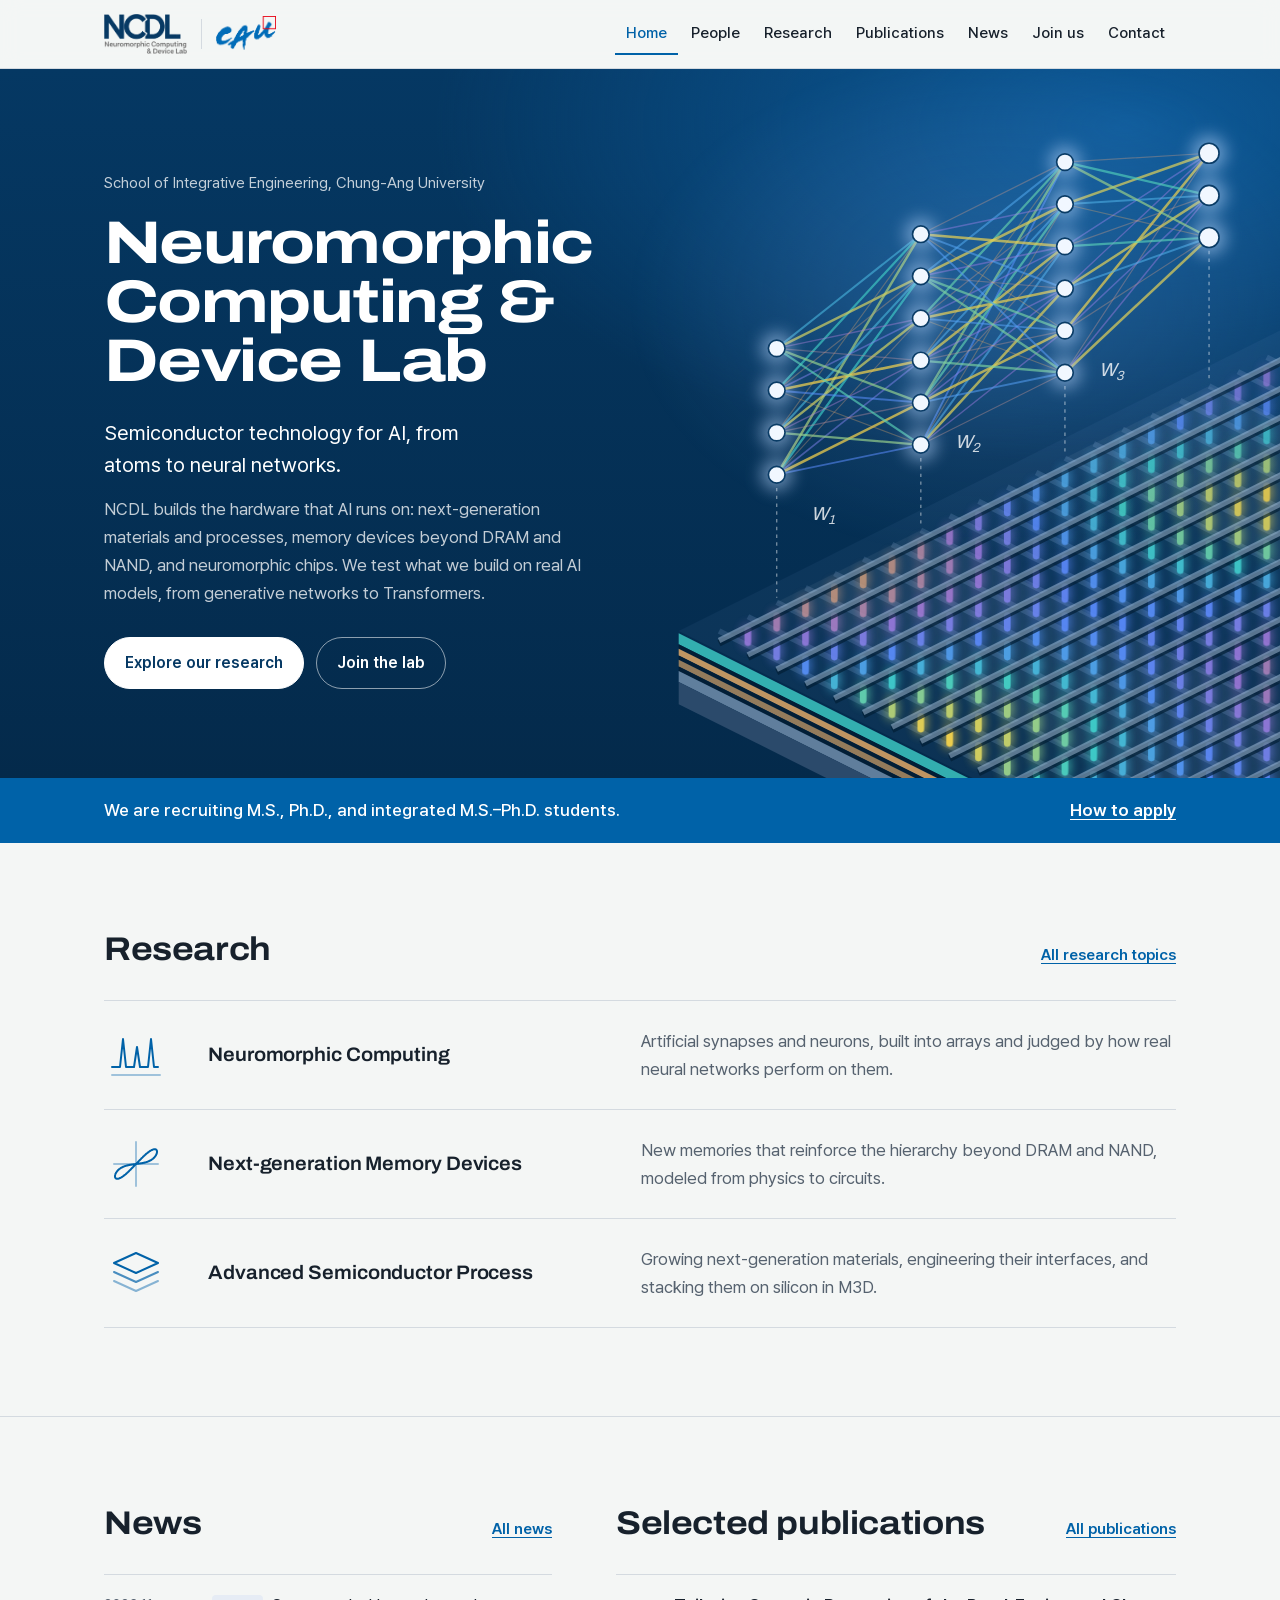
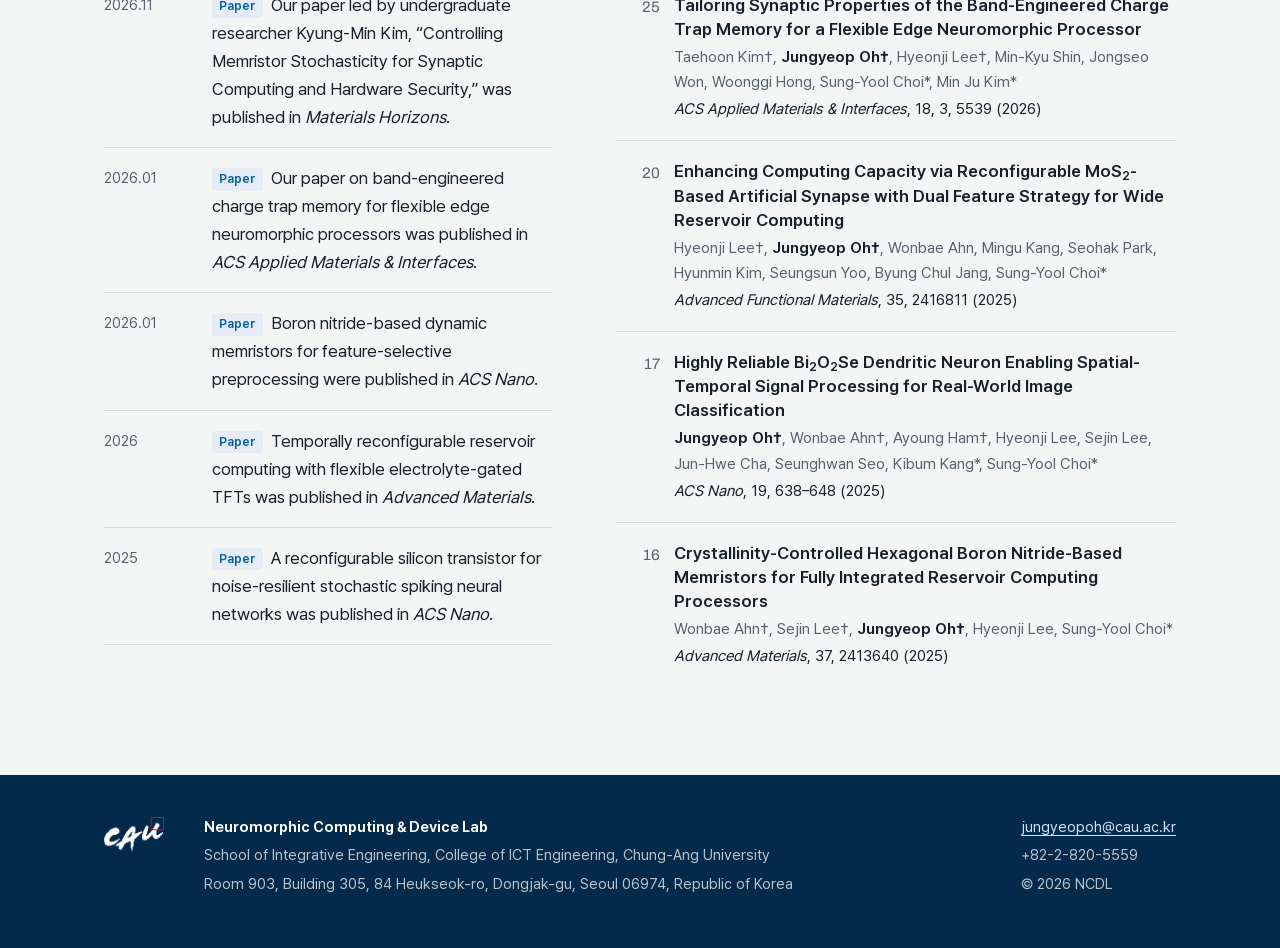
<file: index.html>
<!doctype html>
<html lang="en">
<head>
  <meta charset="utf-8">
  <meta name="viewport" content="width=device-width, initial-scale=1">
  <title>Neuromorphic Computing & Device Lab | Chung-Ang University</title>
  <meta name="description" content="NCDL at Chung-Ang University develops next-generation AI semiconductor technology: neuromorphic computing, next-generation memory devices, and advanced semiconductor processes.">
  <meta property="og:title" content="Neuromorphic Computing & Device Lab | Chung-Ang University">
  <meta property="og:description" content="NCDL at Chung-Ang University develops next-generation AI semiconductor technology: neuromorphic computing, next-generation memory devices, and advanced semiconductor processes.">
  <meta property="og:type" content="website">
  <link rel="icon" href="assets/favicon.svg" type="image/svg+xml">
  <link rel="stylesheet" href="assets/fonts/archivo.css">
  <link rel="stylesheet" href="assets/fonts/pretendard.css">
  <link rel="stylesheet" href="assets/css/style.css?v=20261126a">
</head>
<body data-page="home">
  <a class="skip" href="#main">Skip to content</a>
  <header id="site-header"></header>
  <main id="main">
    <noscript><div class="wrap"><p>This site needs JavaScript to display its content.</p></div></noscript>
  </main>
  <footer id="site-footer"></footer>
  <script src="assets/js/js-yaml.min.js"></script>
  <script src="assets/js/site.js?v=20261126a"></script>
</body>
</html>
</file>
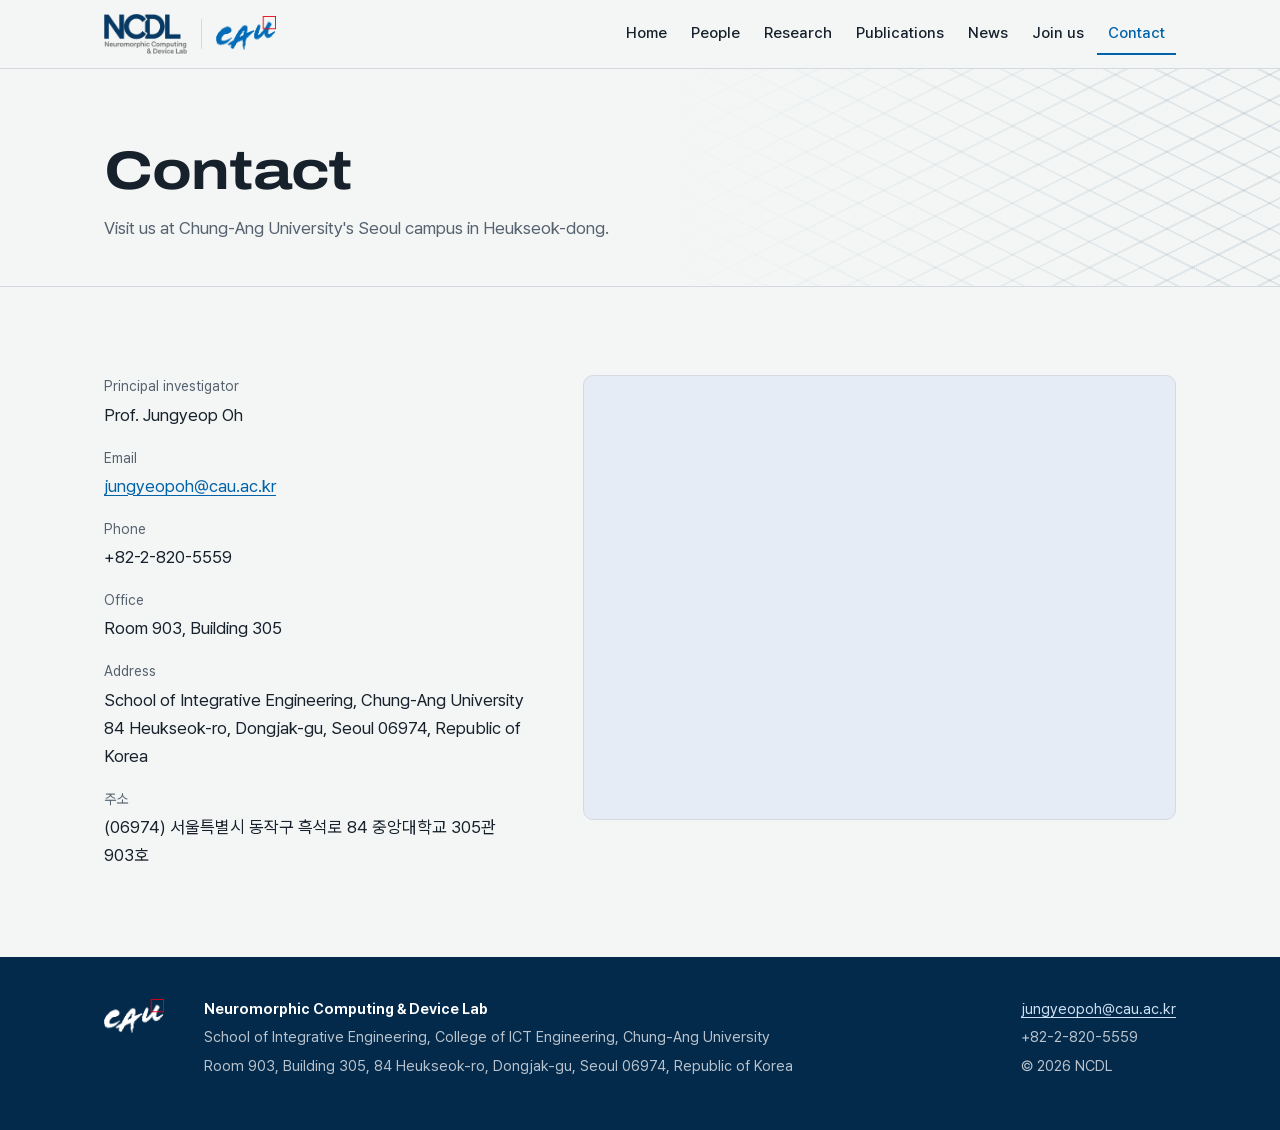
<file: contact.html>
<!doctype html>
<html lang="en">
<head>
  <meta charset="utf-8">
  <meta name="viewport" content="width=device-width, initial-scale=1">
  <title>Contact | NCDL, Chung-Ang University</title>
  <meta name="description" content="Address and contact information for NCDL at Chung-Ang University.">
  <meta property="og:title" content="Contact | NCDL, Chung-Ang University">
  <meta property="og:description" content="Address and contact information for NCDL at Chung-Ang University.">
  <meta property="og:type" content="website">
  <link rel="icon" href="assets/favicon.svg" type="image/svg+xml">
  <link rel="stylesheet" href="assets/fonts/archivo.css">
  <link rel="stylesheet" href="assets/fonts/pretendard.css">
  <link rel="stylesheet" href="assets/css/style.css?v=20261126a">
</head>
<body data-page="contact">
  <a class="skip" href="#main">Skip to content</a>
  <header id="site-header"></header>
  <main id="main">
    <noscript><div class="wrap"><p>This site needs JavaScript to display its content.</p></div></noscript>
  </main>
  <footer id="site-footer"></footer>
  <script src="assets/js/js-yaml.min.js"></script>
  <script src="assets/js/site.js?v=20261126a"></script>
</body>
</html>
</file>
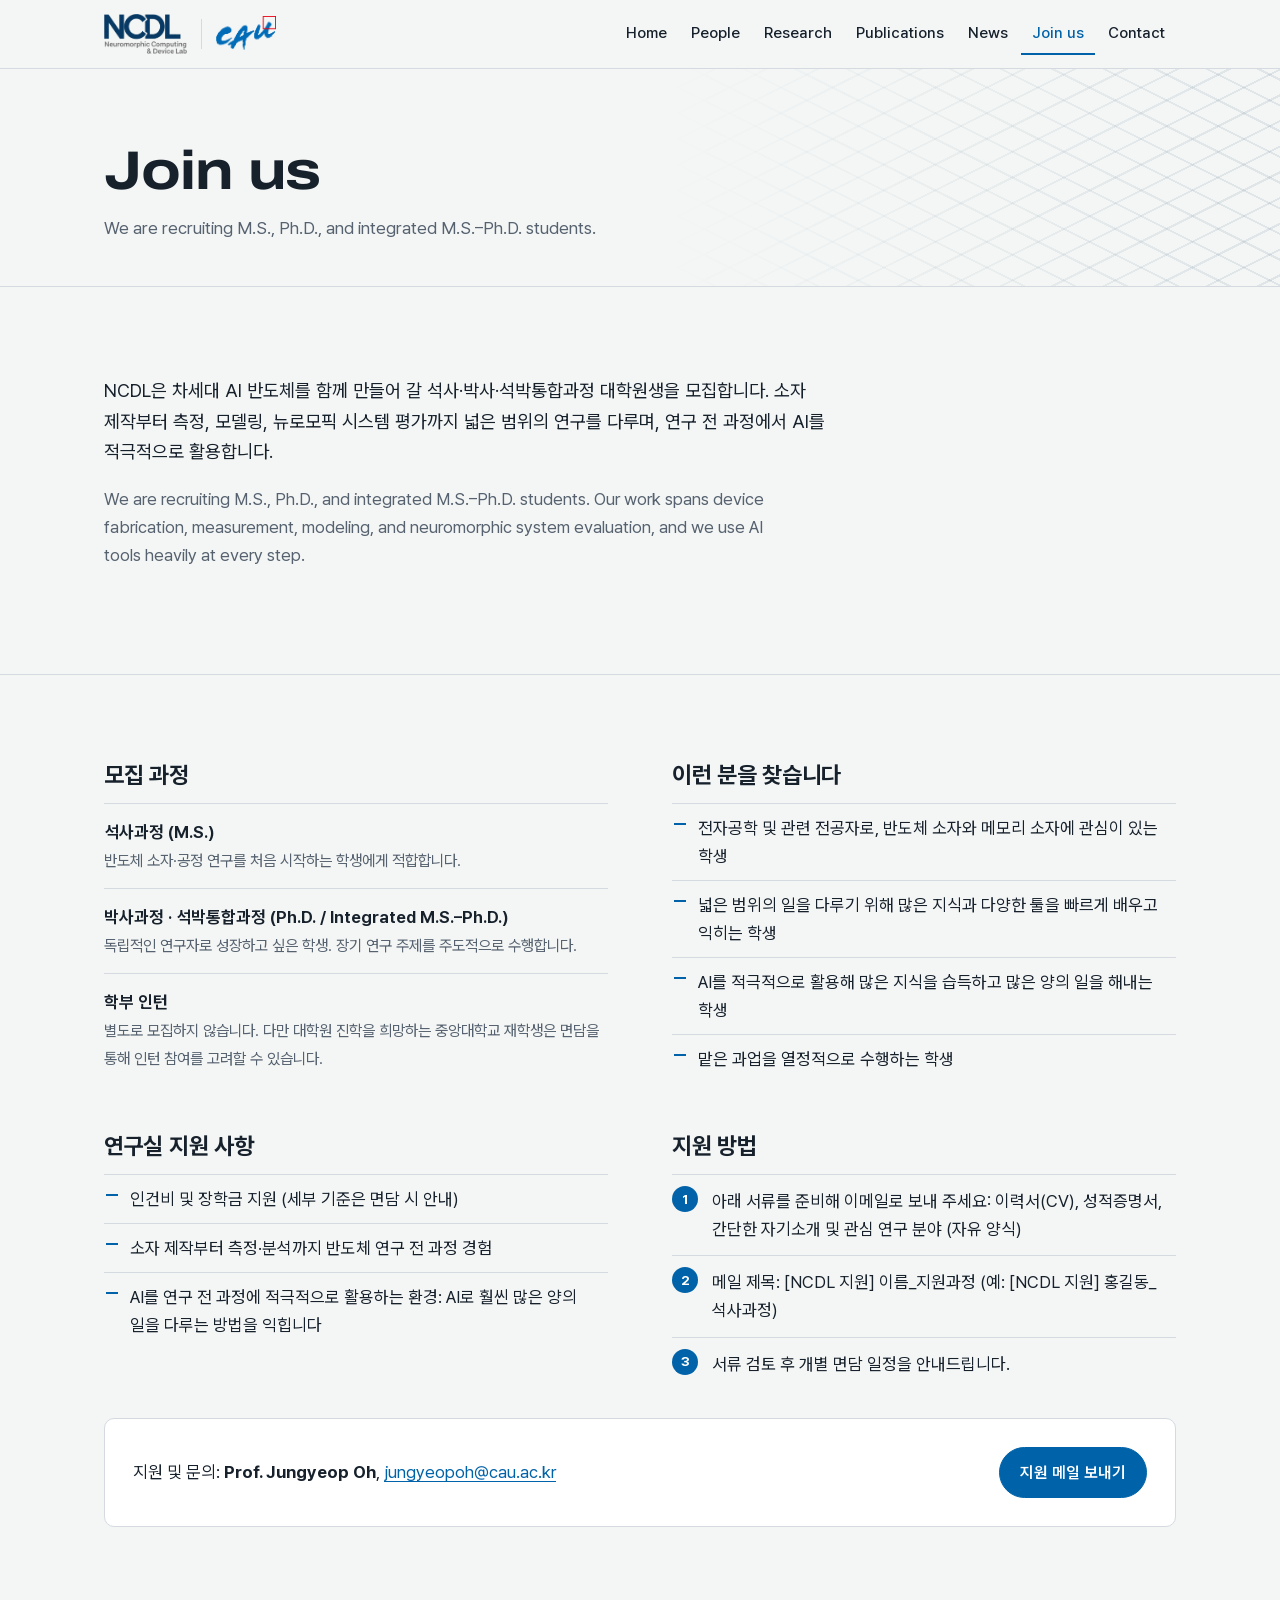
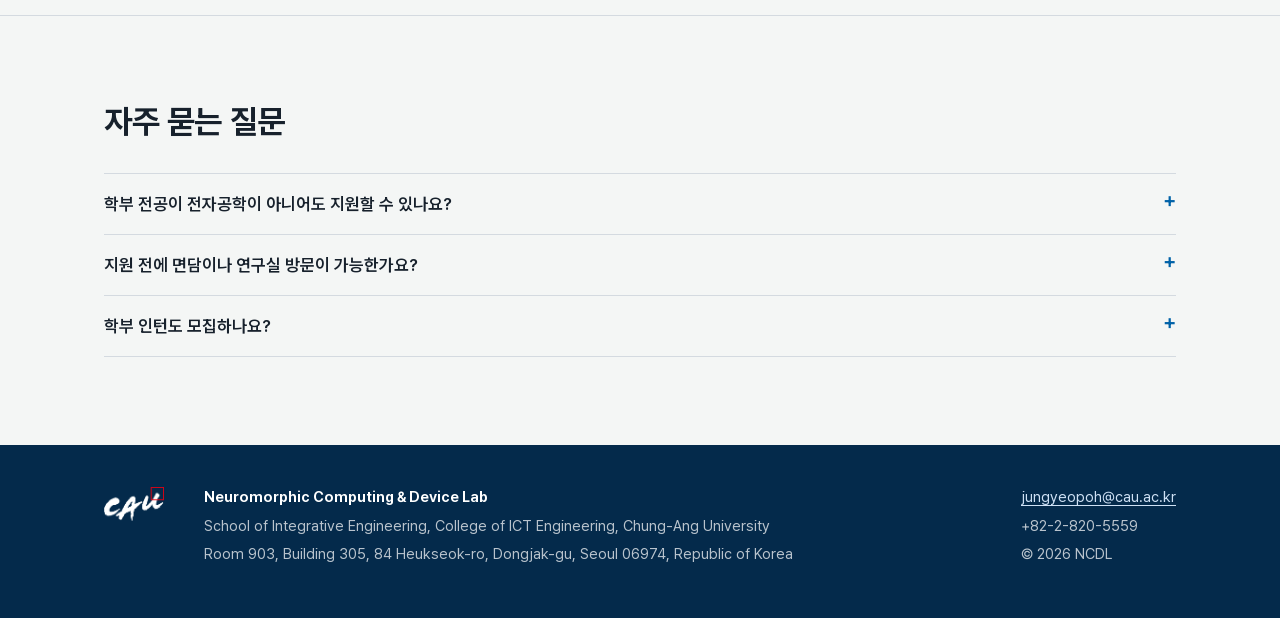
<file: join.html>
<!doctype html>
<html lang="en">
<head>
  <meta charset="utf-8">
  <meta name="viewport" content="width=device-width, initial-scale=1">
  <title>Join us | NCDL, Chung-Ang University</title>
  <meta name="description" content="중앙대학교 뉴로모픽 컴퓨팅 및 소자 연구실 대학원생 모집 안내.">
  <meta property="og:title" content="Join us | NCDL, Chung-Ang University">
  <meta property="og:description" content="중앙대학교 뉴로모픽 컴퓨팅 및 소자 연구실 대학원생 모집 안내.">
  <meta property="og:type" content="website">
  <link rel="icon" href="assets/favicon.svg" type="image/svg+xml">
  <link rel="stylesheet" href="assets/fonts/archivo.css">
  <link rel="stylesheet" href="assets/fonts/pretendard.css">
  <link rel="stylesheet" href="assets/css/style.css?v=20261126a">
</head>
<body data-page="join">
  <a class="skip" href="#main">Skip to content</a>
  <header id="site-header"></header>
  <main id="main">
    <noscript><div class="wrap"><p>This site needs JavaScript to display its content.</p></div></noscript>
  </main>
  <footer id="site-footer"></footer>
  <script src="assets/js/js-yaml.min.js"></script>
  <script src="assets/js/site.js?v=20261126a"></script>
</body>
</html>
</file>
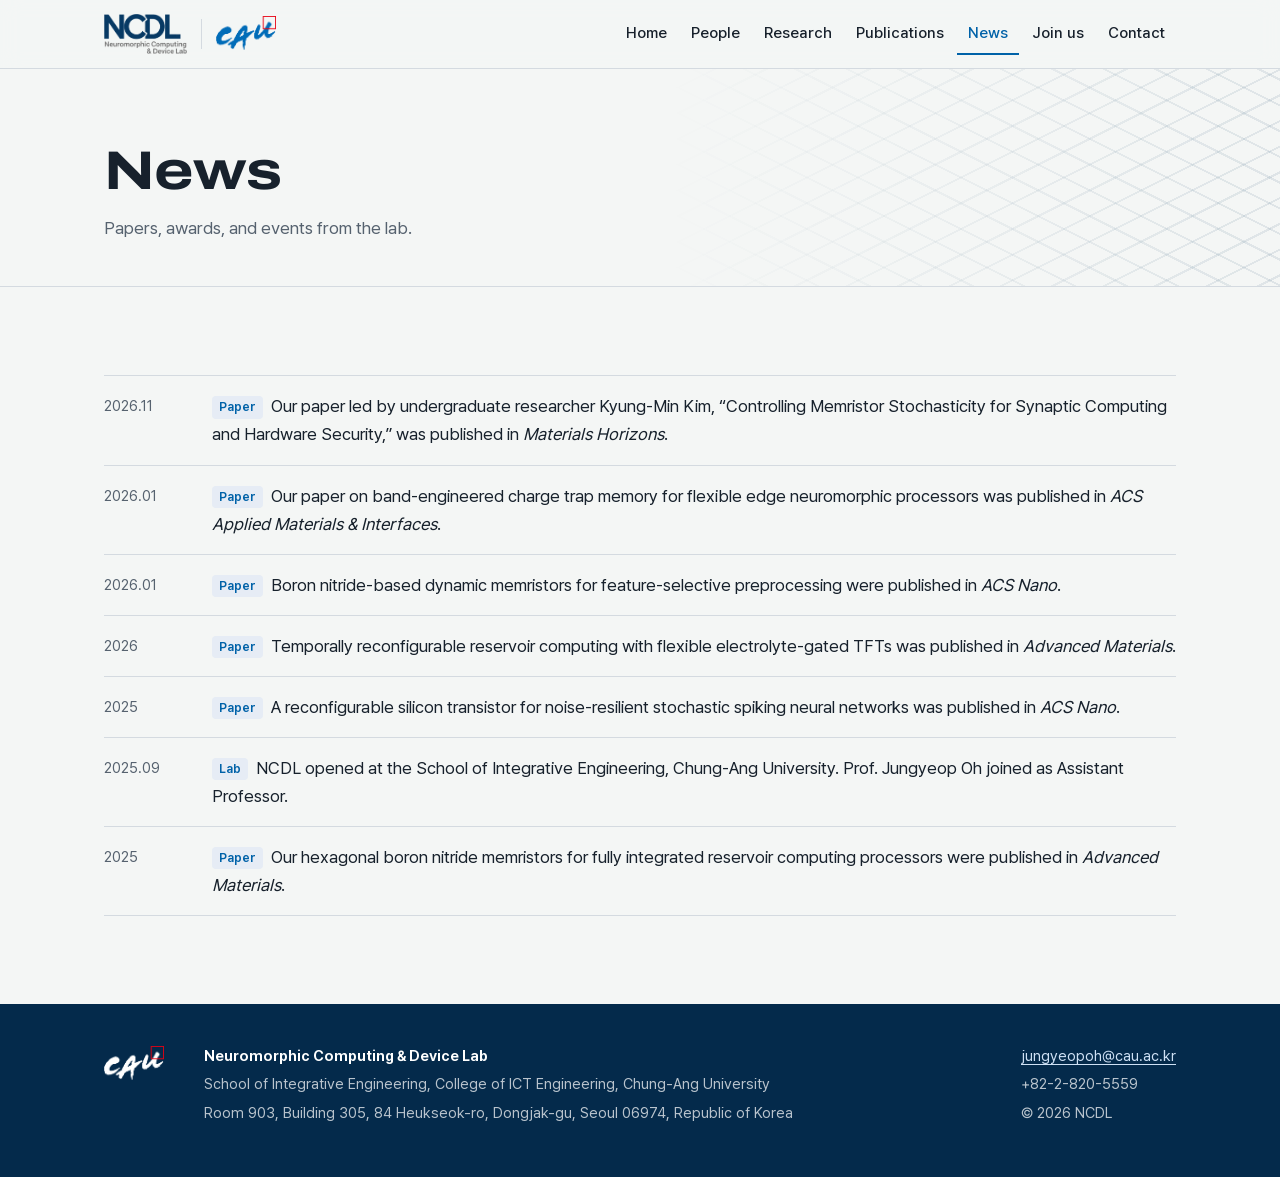
<file: news.html>
<!doctype html>
<html lang="en">
<head>
  <meta charset="utf-8">
  <meta name="viewport" content="width=device-width, initial-scale=1">
  <title>News | NCDL, Chung-Ang University</title>
  <meta name="description" content="Papers, awards, and events from NCDL.">
  <meta property="og:title" content="News | NCDL, Chung-Ang University">
  <meta property="og:description" content="Papers, awards, and events from NCDL.">
  <meta property="og:type" content="website">
  <link rel="icon" href="assets/favicon.svg" type="image/svg+xml">
  <link rel="stylesheet" href="assets/fonts/archivo.css">
  <link rel="stylesheet" href="assets/fonts/pretendard.css">
  <link rel="stylesheet" href="assets/css/style.css?v=20261126a">
</head>
<body data-page="news">
  <a class="skip" href="#main">Skip to content</a>
  <header id="site-header"></header>
  <main id="main">
    <noscript><div class="wrap"><p>This site needs JavaScript to display its content.</p></div></noscript>
  </main>
  <footer id="site-footer"></footer>
  <script src="assets/js/js-yaml.min.js"></script>
  <script src="assets/js/site.js?v=20261126a"></script>
</body>
</html>
</file>
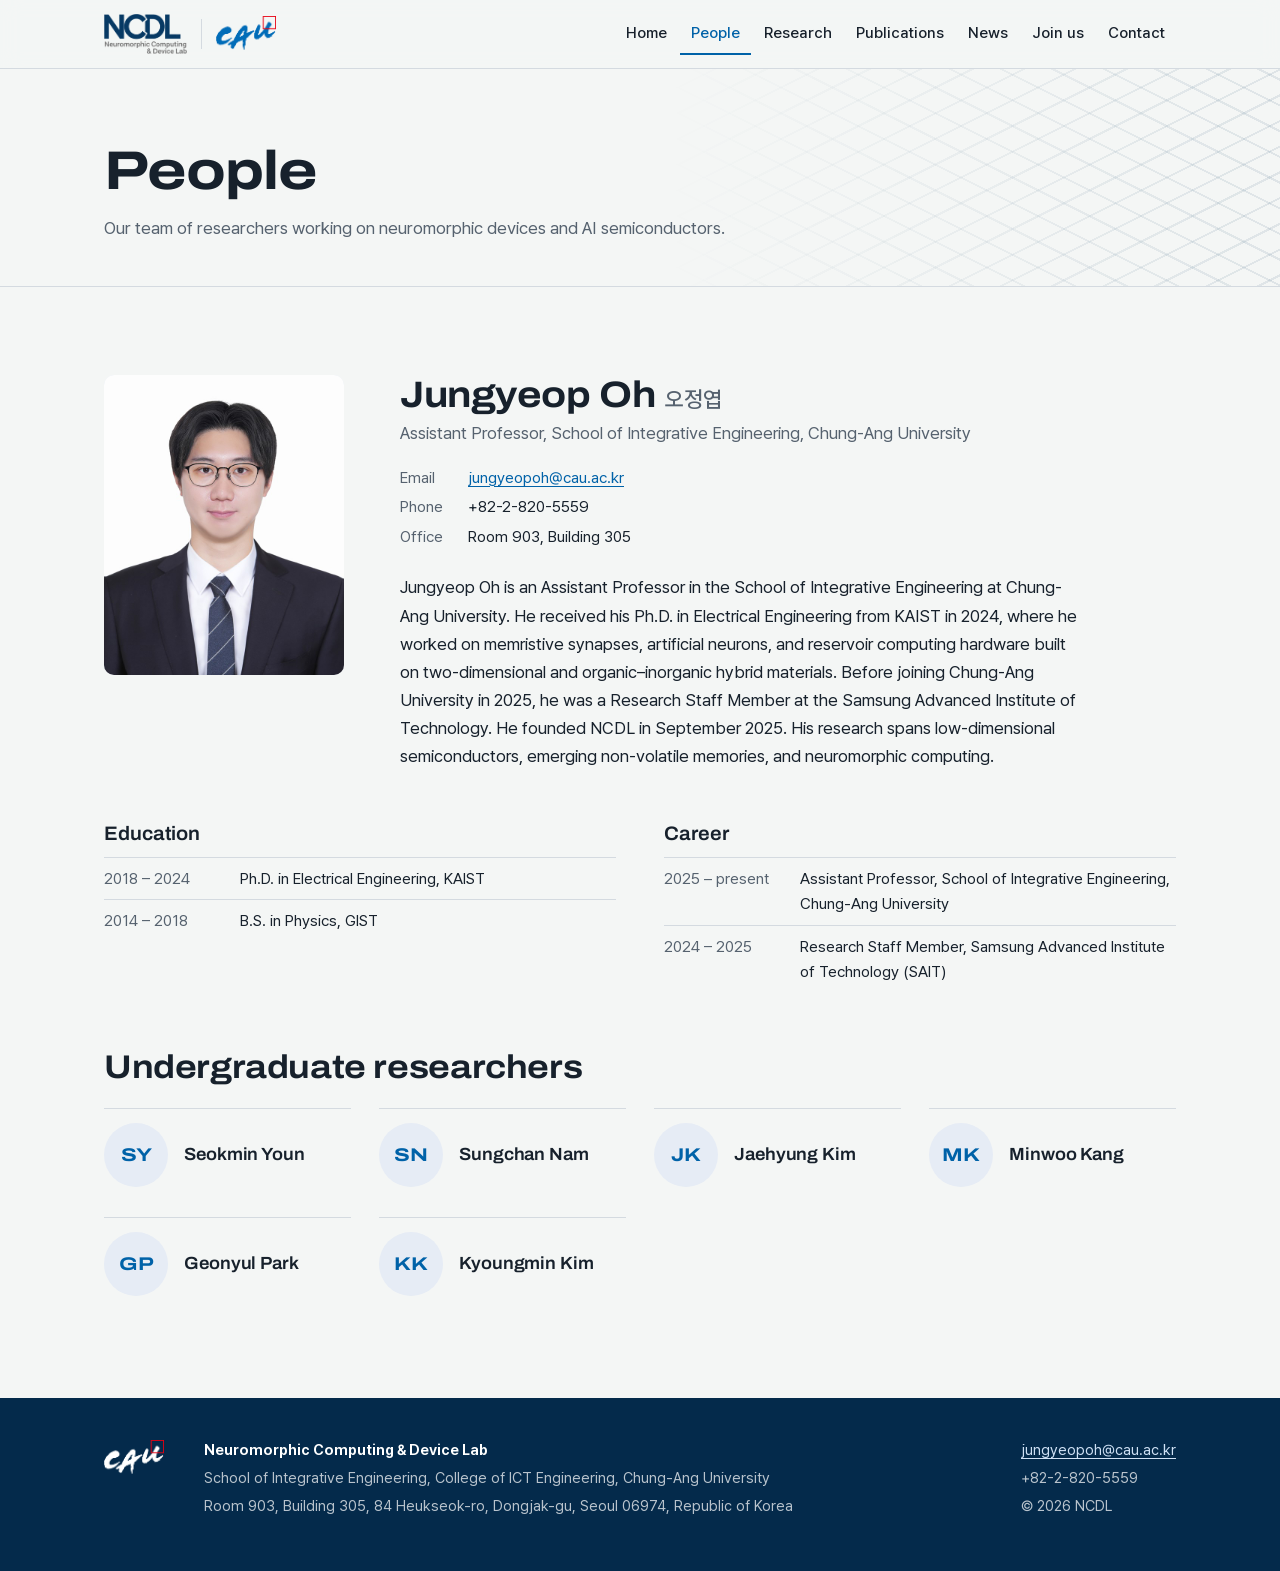
<file: people.html>
<!doctype html>
<html lang="en">
<head>
  <meta charset="utf-8">
  <meta name="viewport" content="width=device-width, initial-scale=1">
  <title>People | NCDL, Chung-Ang University</title>
  <meta name="description" content="Professor Jungyeop Oh and members of the Neuromorphic Computing & Device Lab at Chung-Ang University.">
  <meta property="og:title" content="People | NCDL, Chung-Ang University">
  <meta property="og:description" content="Professor Jungyeop Oh and members of the Neuromorphic Computing & Device Lab at Chung-Ang University.">
  <meta property="og:type" content="website">
  <link rel="icon" href="assets/favicon.svg" type="image/svg+xml">
  <link rel="stylesheet" href="assets/fonts/archivo.css">
  <link rel="stylesheet" href="assets/fonts/pretendard.css">
  <link rel="stylesheet" href="assets/css/style.css?v=20261126a">
</head>
<body data-page="people">
  <a class="skip" href="#main">Skip to content</a>
  <header id="site-header"></header>
  <main id="main">
    <noscript><div class="wrap"><p>This site needs JavaScript to display its content.</p></div></noscript>
  </main>
  <footer id="site-footer"></footer>
  <script src="assets/js/js-yaml.min.js"></script>
  <script src="assets/js/site.js?v=20261126a"></script>
</body>
</html>
</file>
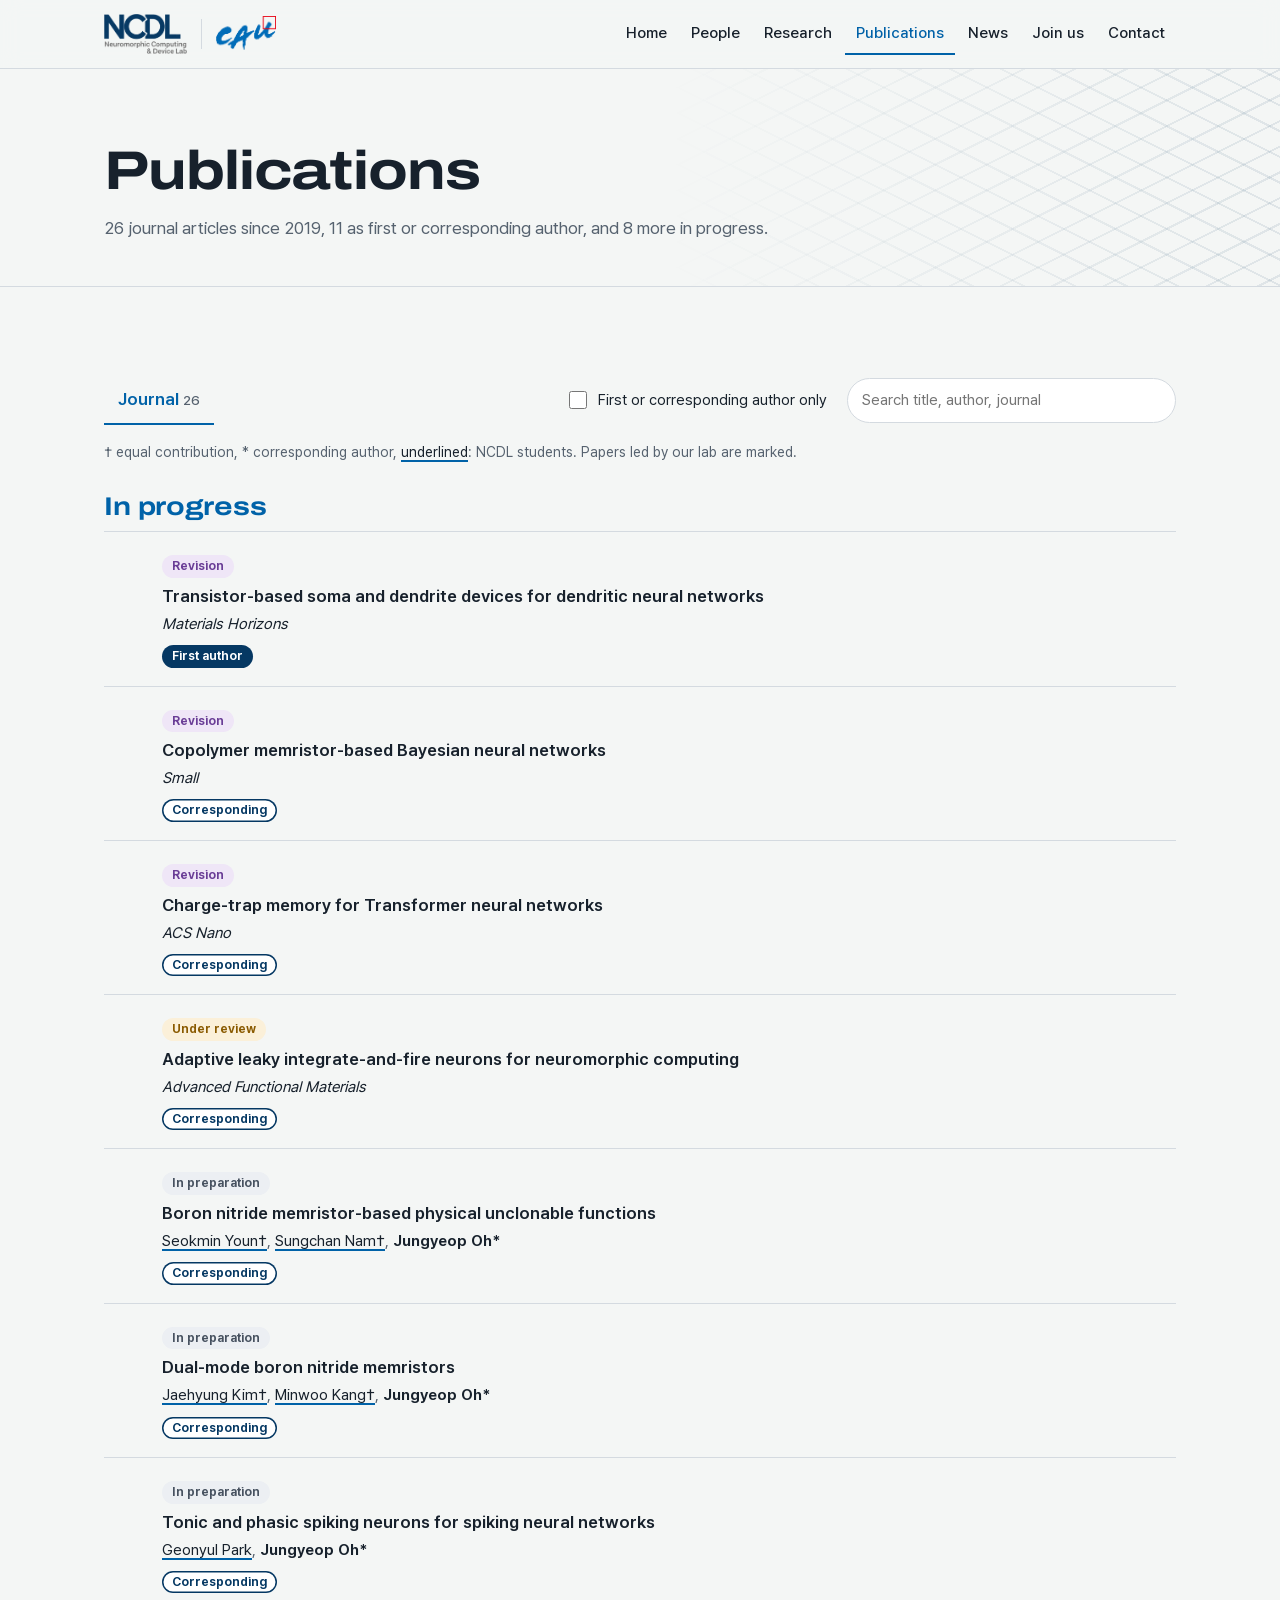
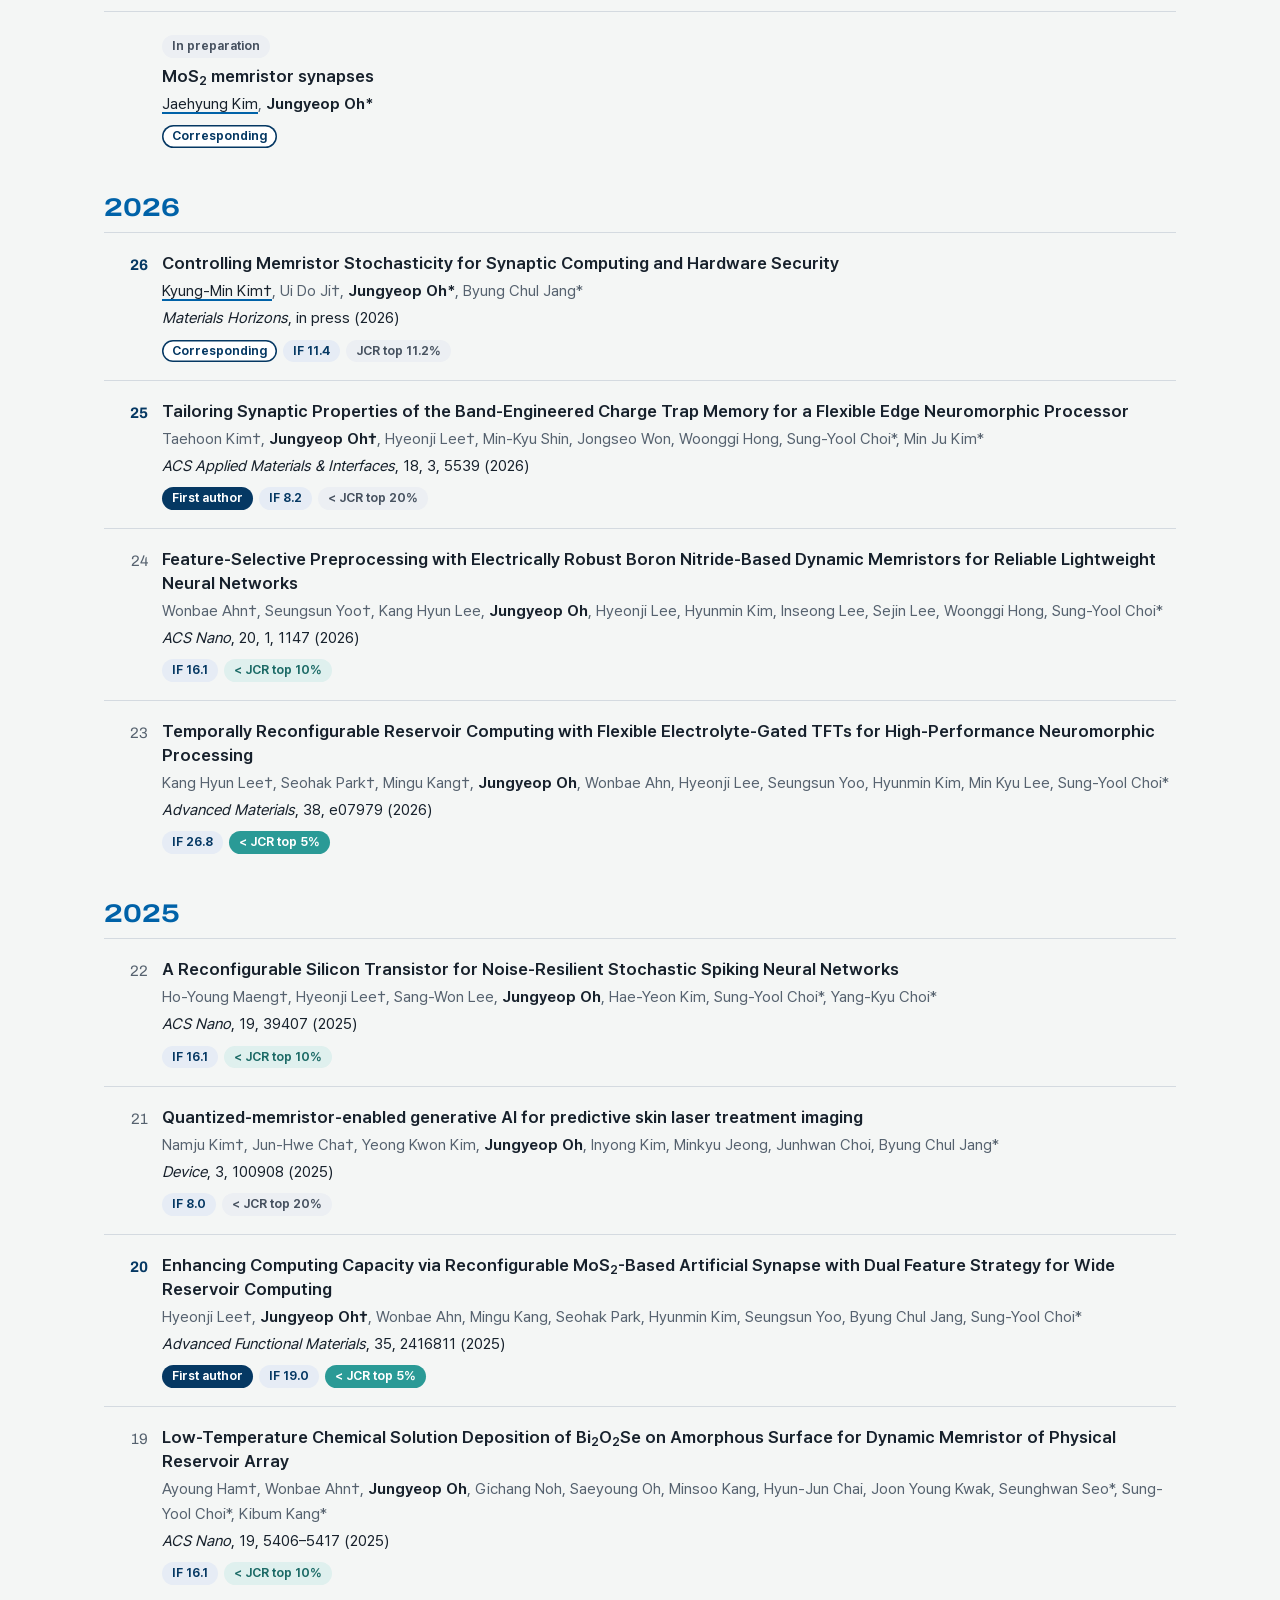
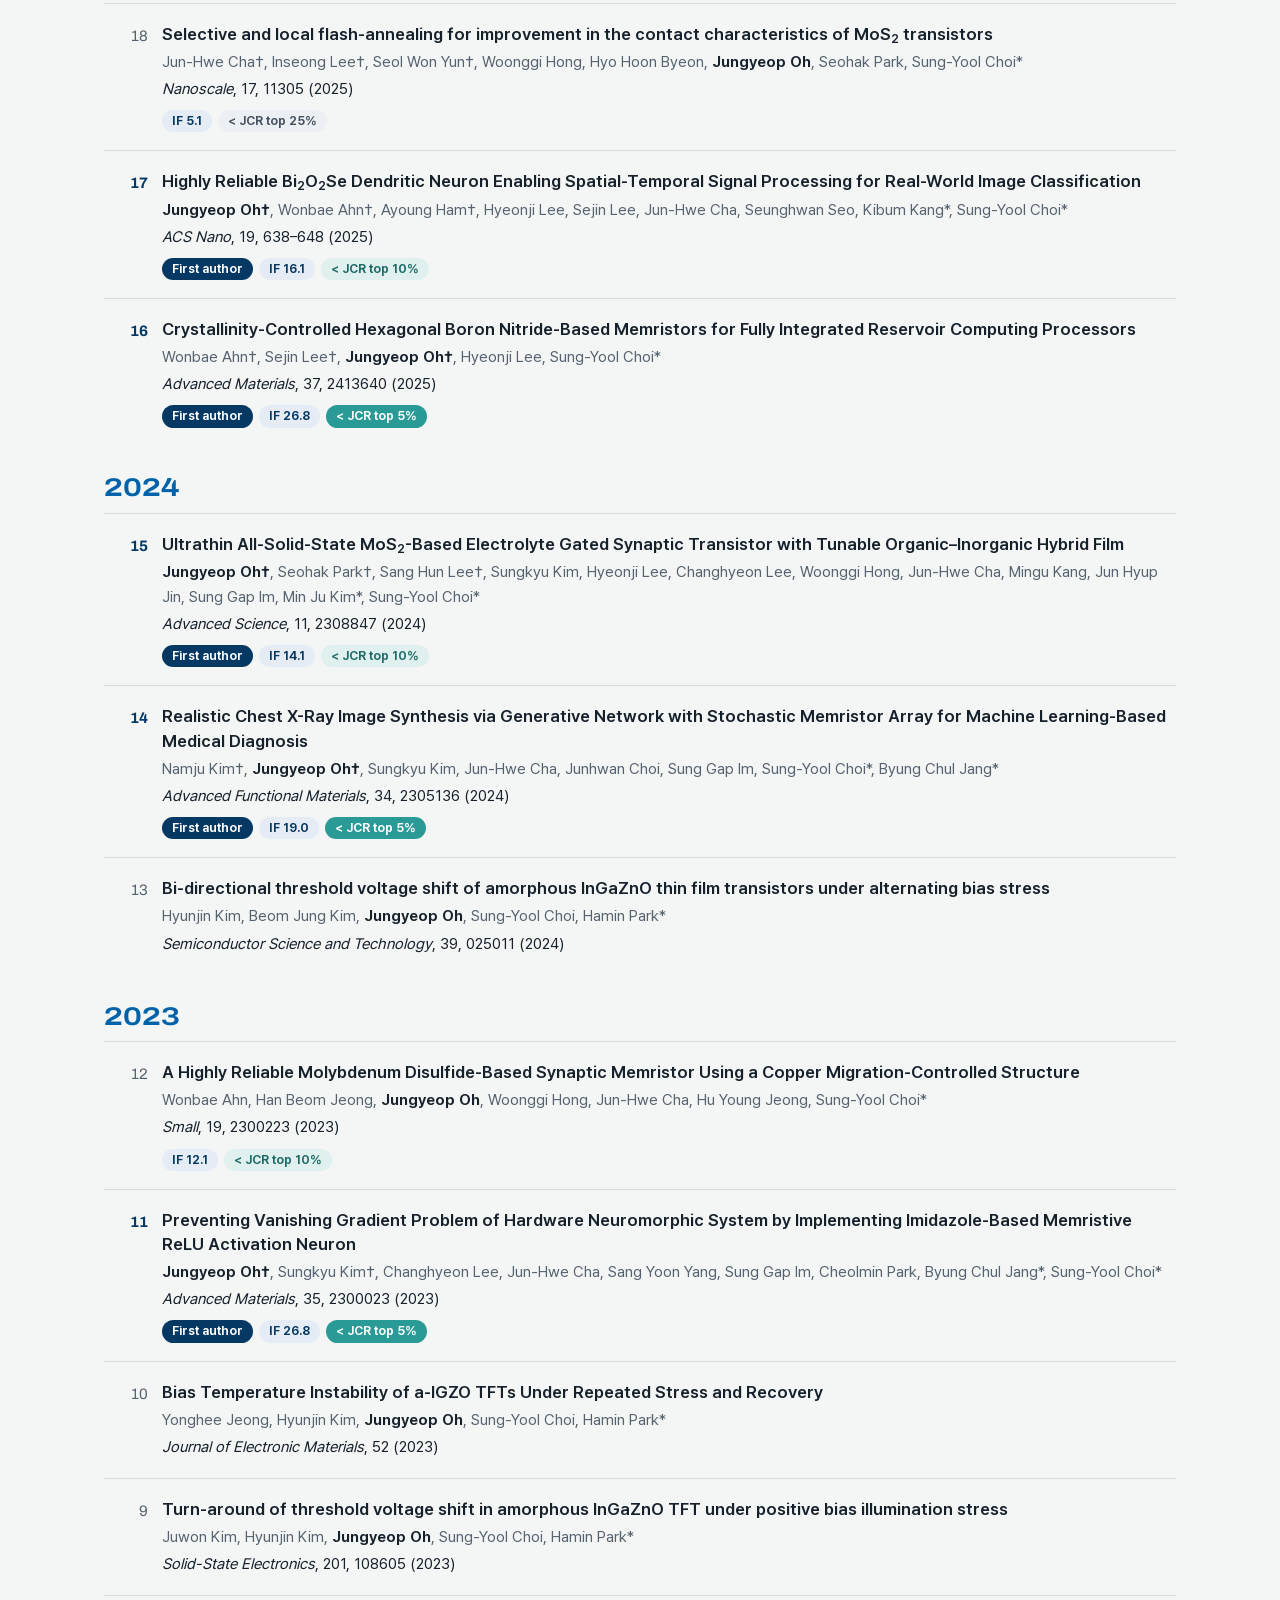
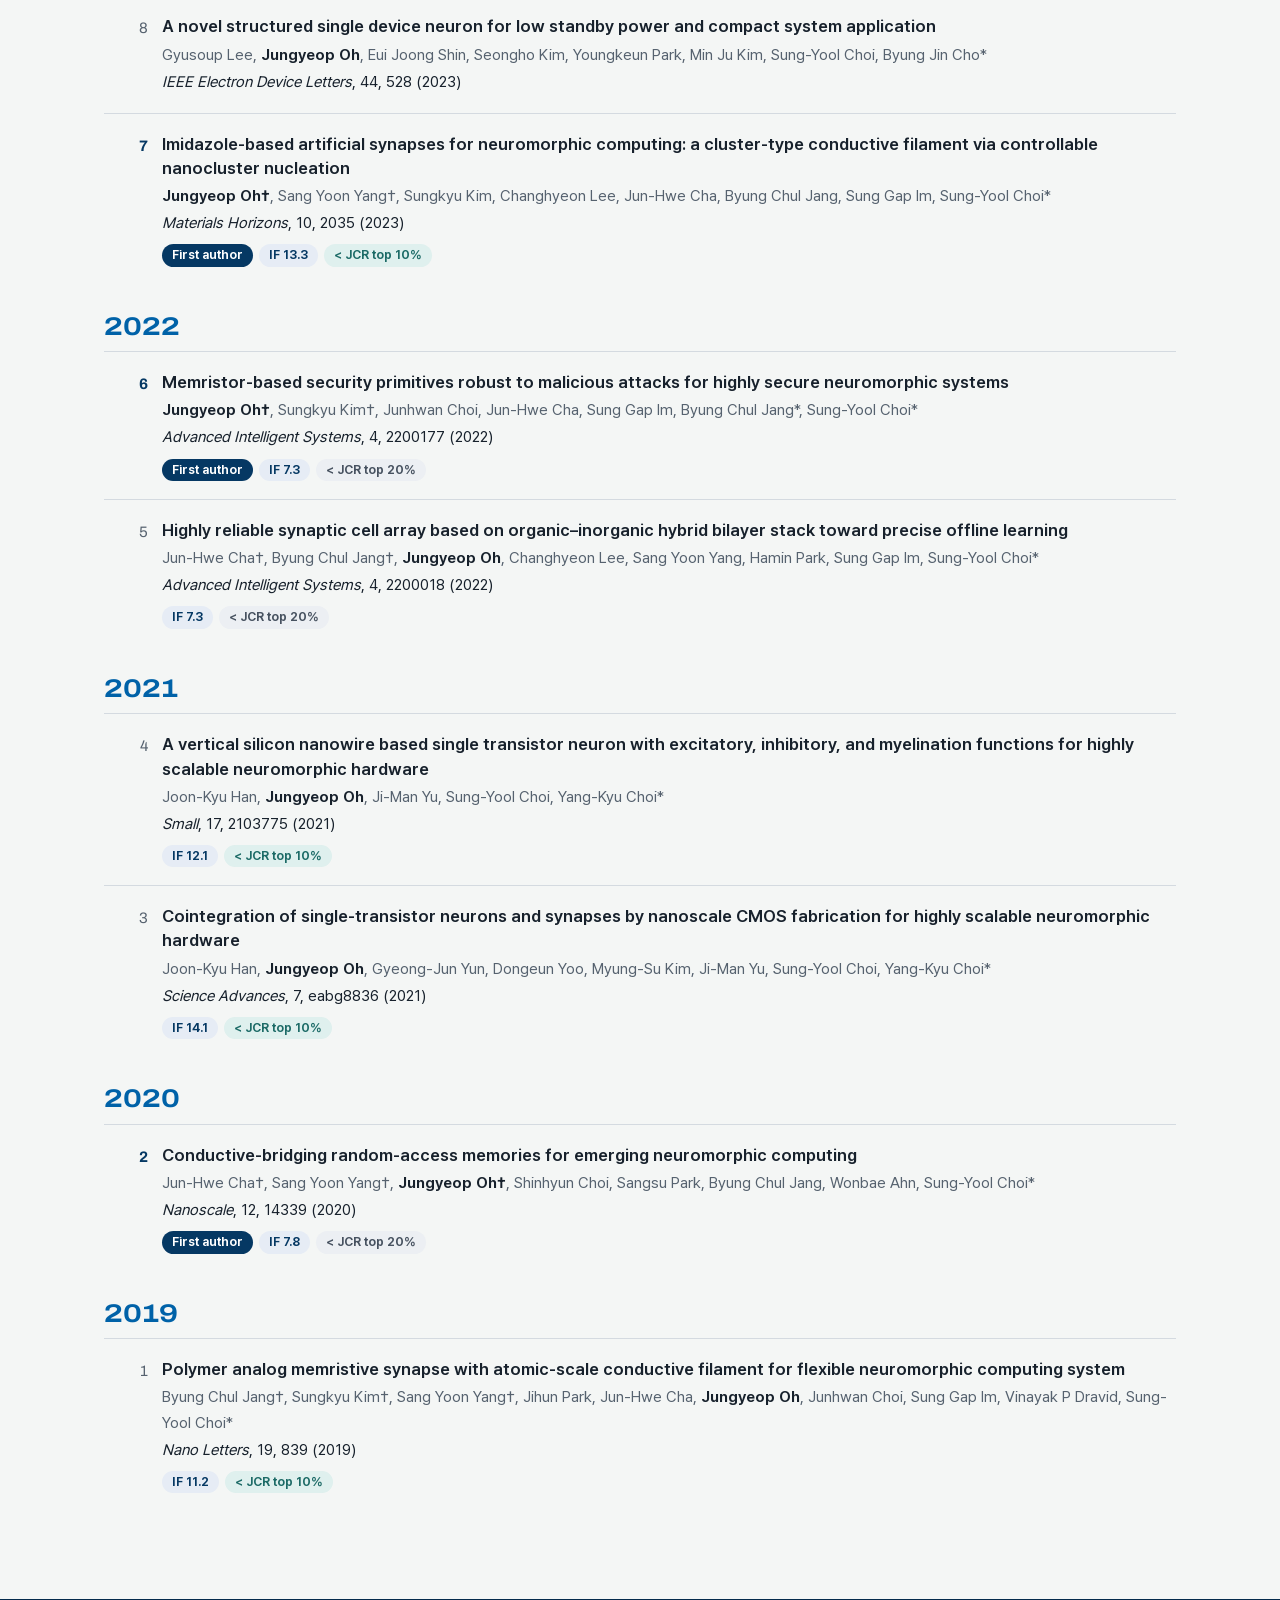
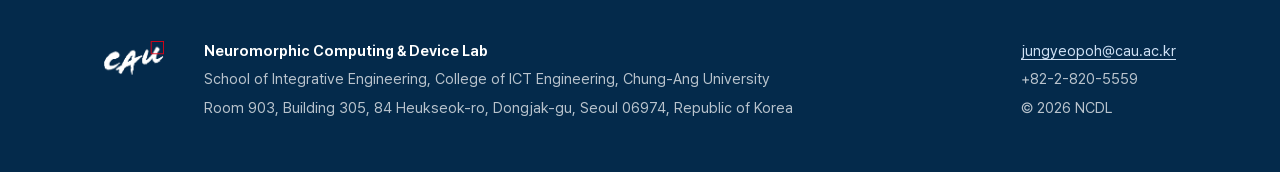
<file: publications.html>
<!doctype html>
<html lang="en">
<head>
  <meta charset="utf-8">
  <meta name="viewport" content="width=device-width, initial-scale=1">
  <title>Publications | NCDL, Chung-Ang University</title>
  <meta name="description" content="Journal articles, conference presentations, and patents from NCDL.">
  <meta property="og:title" content="Publications | NCDL, Chung-Ang University">
  <meta property="og:description" content="Journal articles, conference presentations, and patents from NCDL.">
  <meta property="og:type" content="website">
  <link rel="icon" href="assets/favicon.svg" type="image/svg+xml">
  <link rel="stylesheet" href="assets/fonts/archivo.css">
  <link rel="stylesheet" href="assets/fonts/pretendard.css">
  <link rel="stylesheet" href="assets/css/style.css?v=20261126a">
</head>
<body data-page="publications">
  <a class="skip" href="#main">Skip to content</a>
  <header id="site-header"></header>
  <main id="main">
    <noscript><div class="wrap"><p>This site needs JavaScript to display its content.</p></div></noscript>
  </main>
  <footer id="site-footer"></footer>
  <script src="assets/js/js-yaml.min.js"></script>
  <script src="assets/js/site.js?v=20261126a"></script>
</body>
</html>
</file>
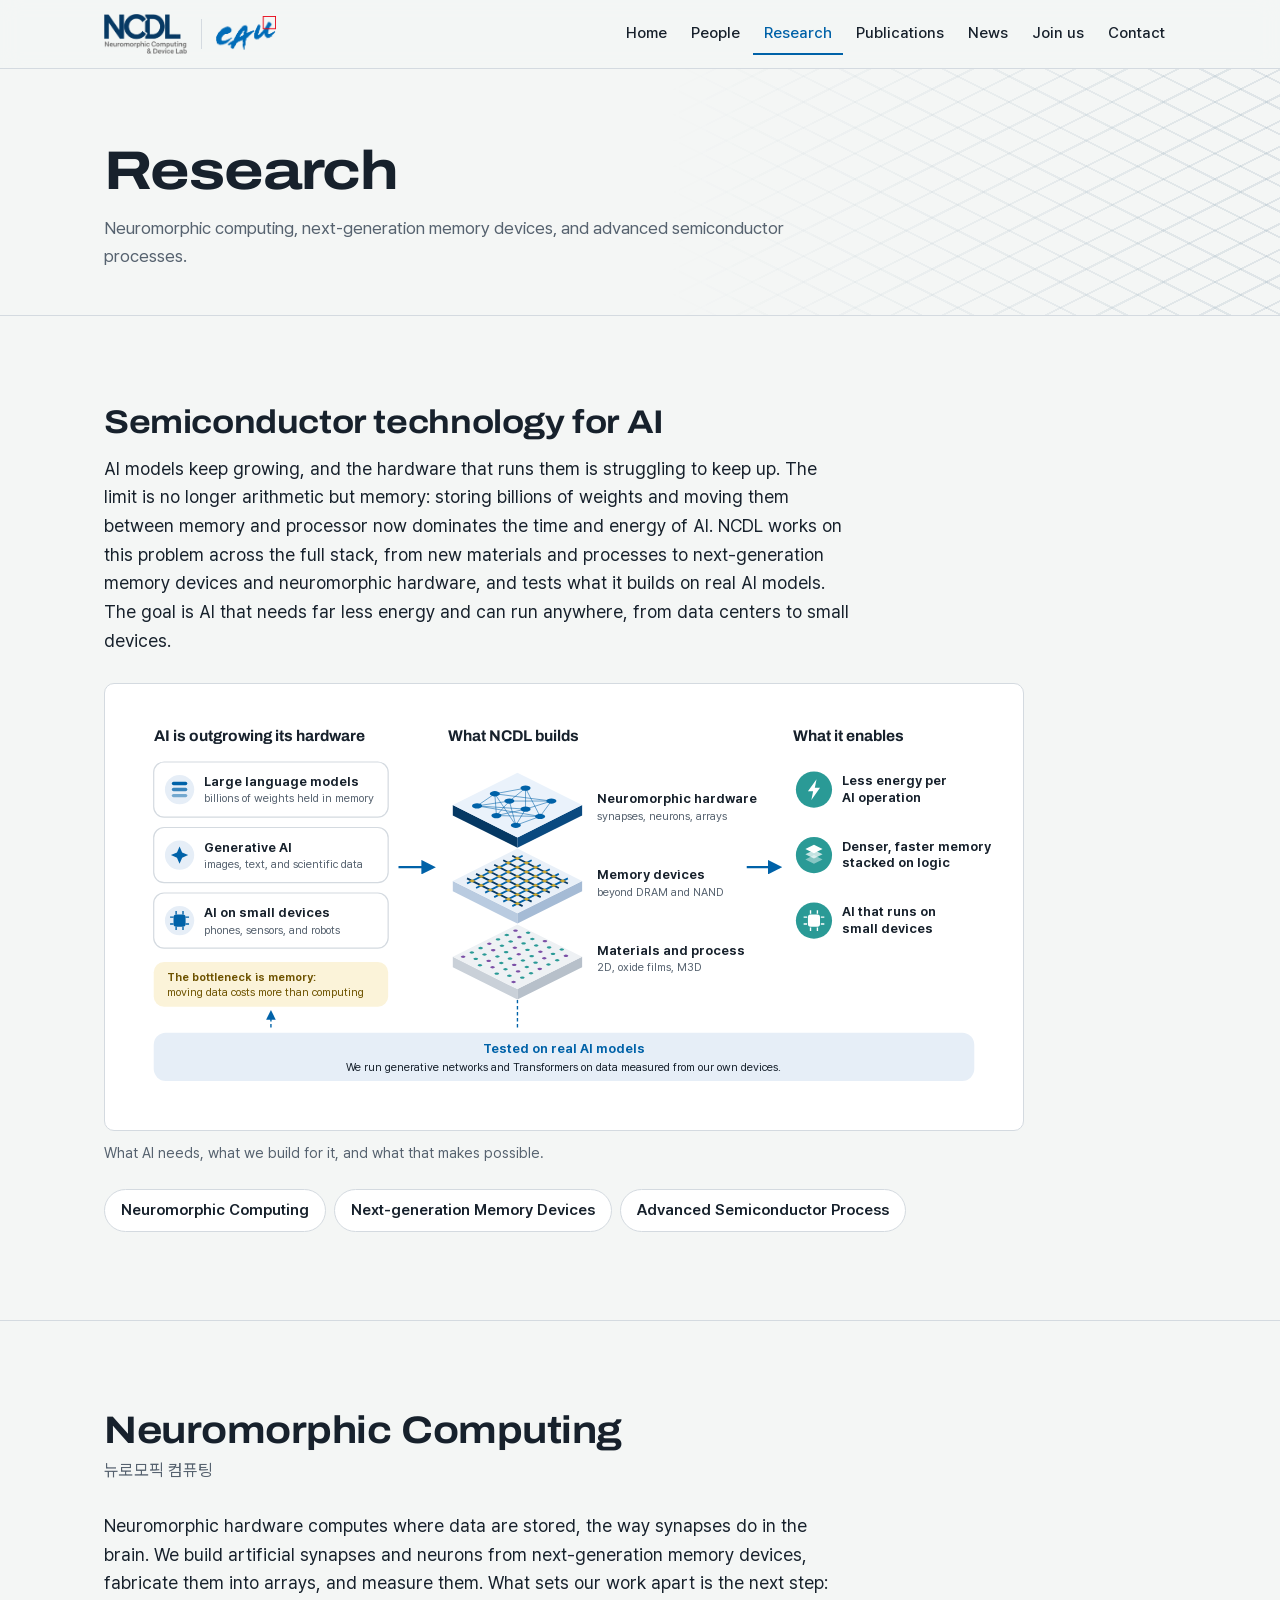
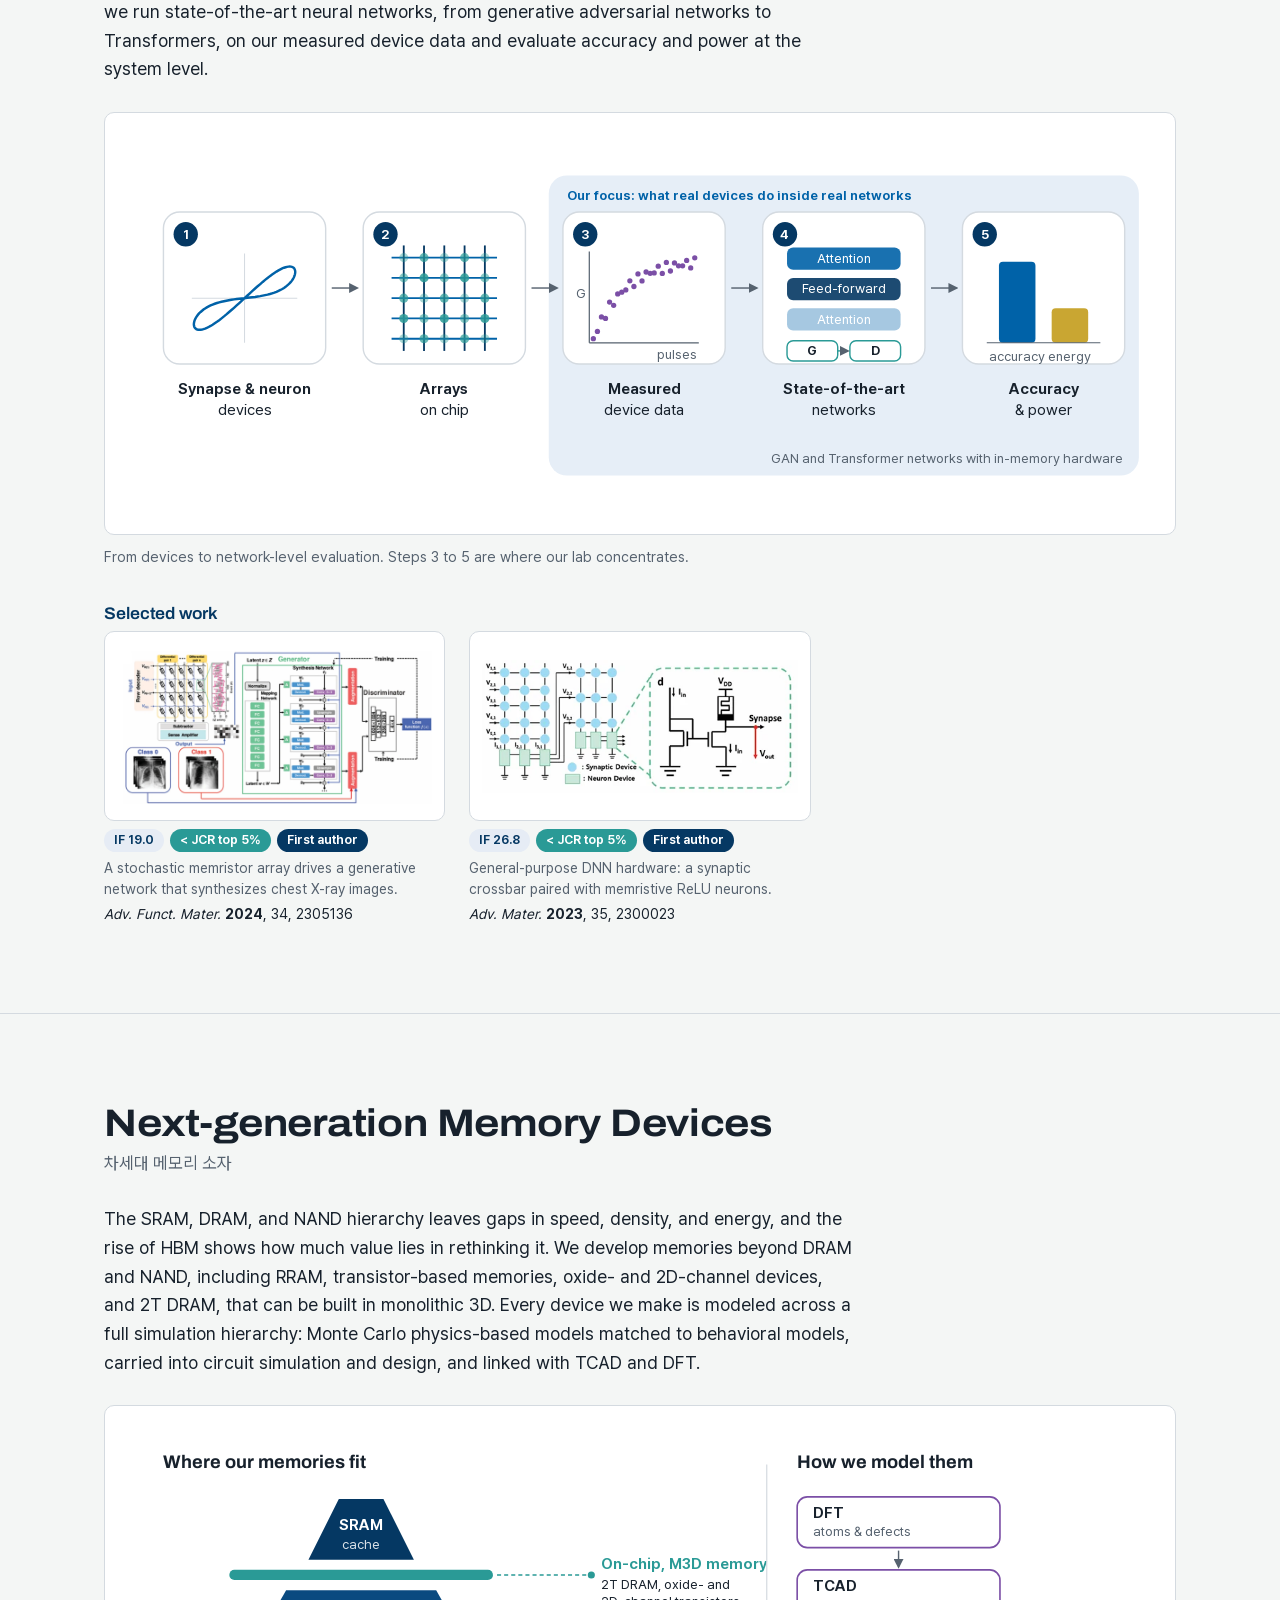
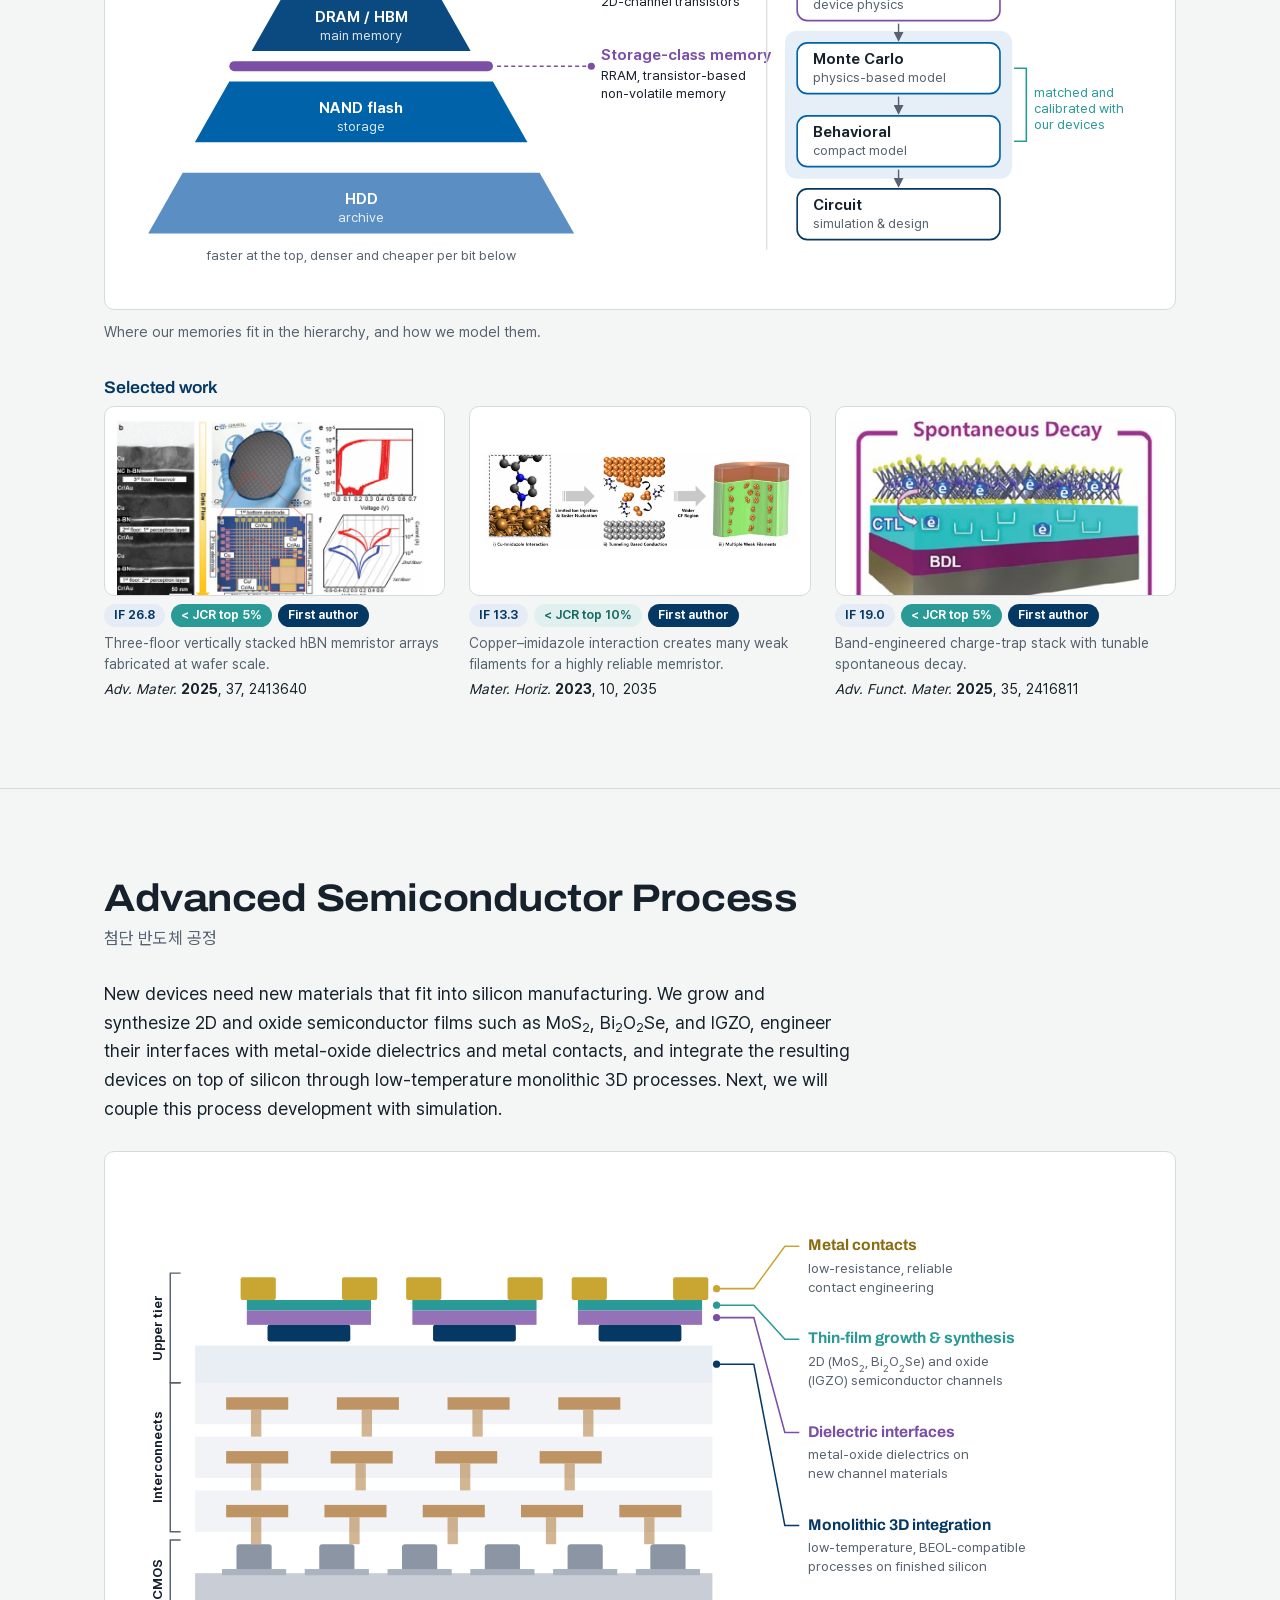
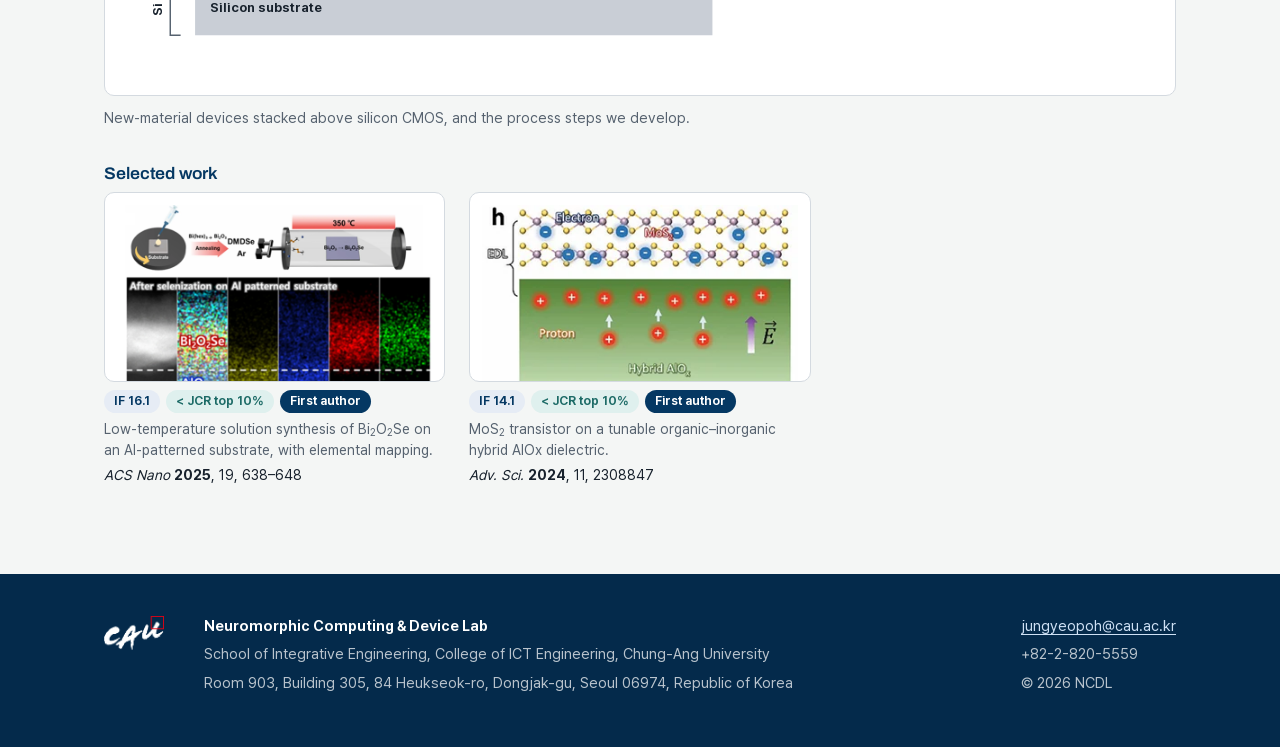
<file: research.html>
<!doctype html>
<html lang="en">
<head>
  <meta charset="utf-8">
  <meta name="viewport" content="width=device-width, initial-scale=1">
  <title>Research | NCDL, Chung-Ang University</title>
  <meta name="description" content="Neuromorphic computing, next-generation memory devices, and advanced semiconductor processes.">
  <meta property="og:title" content="Research | NCDL, Chung-Ang University">
  <meta property="og:description" content="Neuromorphic computing, next-generation memory devices, and advanced semiconductor processes.">
  <meta property="og:type" content="website">
  <link rel="icon" href="assets/favicon.svg" type="image/svg+xml">
  <link rel="stylesheet" href="assets/fonts/archivo.css">
  <link rel="stylesheet" href="assets/fonts/pretendard.css">
  <link rel="stylesheet" href="assets/css/style.css?v=20261126a">
</head>
<body data-page="research">
  <a class="skip" href="#main">Skip to content</a>
  <header id="site-header"></header>
  <main id="main">
    <noscript><div class="wrap"><p>This site needs JavaScript to display its content.</p></div></noscript>
  </main>
  <footer id="site-footer"></footer>
  <script src="assets/js/js-yaml.min.js"></script>
  <script src="assets/js/site.js?v=20261126a"></script>
</body>
</html>
</file>
<file: assets/fonts/archivo.css>
/* Archivo (SIL Open Font License 1.1) — https://github.com/Omnibus-Type/Archivo */
@font-face {
  font-family: "Archivo";
  font-style: normal;
  font-display: swap;
  font-weight: 100 900;
  font-stretch: 62% 125%;
  src: url(archivo/archivo-latin-ext-wdth-normal.woff2) format("woff2-variations");
  unicode-range: U+0100-02BA,U+02BD-02C5,U+02C7-02CC,U+02CE-02D7,U+02DD-02FF,U+0304,U+0308,U+0329,U+1D00-1DBF,U+1E00-1E9F,U+1EF2-1EFF,U+2020,U+20A0-20AB,U+20AD-20C0,U+2113,U+2C60-2C7F,U+A720-A7FF;
}
@font-face {
  font-family: "Archivo";
  font-style: normal;
  font-display: swap;
  font-weight: 100 900;
  font-stretch: 62% 125%;
  src: url(archivo/archivo-latin-wdth-normal.woff2) format("woff2-variations");
  unicode-range: U+0000-00FF,U+0131,U+0152-0153,U+02BB-02BC,U+02C6,U+02DA,U+02DC,U+0304,U+0308,U+0329,U+2000-206F,U+20AC,U+2122,U+2191,U+2193,U+2212,U+2215,U+FEFF,U+FFFD;
}
</file>
<file: assets/fonts/pretendard.css>
/*
Copyright (c) 2021 Kil Hyung-jin, with Reserved Font Name Pretendard.
https://github.com/orioncactus/pretendard

This Font Software is licensed under the SIL Open Font License, Version 1.1.
This license is copied below, and is also available with a FAQ at:
http://scripts.sil.org/OFL
*/
/* [0] */
@font-face {
	font-family: 'Pretendard Variable';
	font-style: normal;
	font-display: swap;
	font-weight: 45 920;
	src: url(pretendard/PretendardVariable.subset.0.woff2) format('woff2-variations');
	unicode-range: U+f9ca-fa0b, U+ff03-ff05, U+ff07, U+ff0a-ff0b, U+ff0d-ff19, U+ff1b, U+ff1d, U+ff20-ff5b, U+ff5d, U+ffe0-ffe3, U+ffe5-ffe6;
}

/* [1] */
@font-face {
	font-family: 'Pretendard Variable';
	font-style: normal;
	font-display: swap;
	font-weight: 45 920;
	src: url(pretendard/PretendardVariable.subset.1.woff2) format('woff2-variations');
	unicode-range: U+d723-d728, U+d72a-d733, U+d735-d748, U+d74a-d74f, U+d752-d753, U+d755-d757, U+d75a-d75f, U+d762-d764, U+d766-d768, U+d76a-d76b, U+d76d-d76f, U+d771-d787, U+d789-d78b, U+d78d-d78f, U+d791-d797, U+d79a, U+d79c, U+d79e-d7a3, U+f900-f909, U+f90b-f92e;
}

/* [2] */
@font-face {
	font-family: 'Pretendard Variable';
	font-style: normal;
	font-display: swap;
	font-weight: 45 920;
	src: url(pretendard/PretendardVariable.subset.2.woff2) format('woff2-variations');
	unicode-range: U+d679-d68b, U+d68e-d69e, U+d6a0, U+d6a2-d6a7, U+d6a9-d6c3, U+d6c6-d6c7, U+d6c9-d6cb, U+d6cd-d6d3, U+d6d5-d6d6, U+d6d8-d6e3, U+d6e5-d6e7, U+d6e9-d6fb, U+d6fd-d717, U+d719-d71f, U+d721-d722;
}

/* [3] */
@font-face {
	font-family: 'Pretendard Variable';
	font-style: normal;
	font-display: swap;
	font-weight: 45 920;
	src: url(pretendard/PretendardVariable.subset.3.woff2) format('woff2-variations');
	unicode-range: U+d5bc-d5c7, U+d5ca-d5cb, U+d5cd-d5cf, U+d5d1-d5d7, U+d5d9-d5da, U+d5dc, U+d5de-d5e3, U+d5e6-d5e7, U+d5e9-d5eb, U+d5ed-d5f6, U+d5f8, U+d5fa-d5ff, U+d602-d603, U+d605-d607, U+d609-d60f, U+d612-d613, U+d616-d61b, U+d61d-d637, U+d63a-d63b, U+d63d-d63f, U+d641-d647, U+d64a-d64c, U+d64e-d653, U+d656-d657, U+d659-d65b, U+d65d-d666, U+d668, U+d66a-d678;
}

/* [4] */
@font-face {
	font-family: 'Pretendard Variable';
	font-style: normal;
	font-display: swap;
	font-weight: 45 920;
	src: url(pretendard/PretendardVariable.subset.4.woff2) format('woff2-variations');
	unicode-range: U+d507, U+d509-d50b, U+d50d-d513, U+d515-d53b, U+d53e-d53f, U+d541-d543, U+d545-d54c, U+d54e, U+d550, U+d552-d557, U+d55a-d55b, U+d55d-d55f, U+d561-d564, U+d566-d567, U+d56a, U+d56c, U+d56e-d573, U+d576-d577, U+d579-d583, U+d585-d586, U+d58a-d5a4, U+d5a6-d5bb;
}

/* [5] */
@font-face {
	font-family: 'Pretendard Variable';
	font-style: normal;
	font-display: swap;
	font-weight: 45 920;
	src: url(pretendard/PretendardVariable.subset.5.woff2) format('woff2-variations');
	unicode-range: U+d464-d477, U+d47a-d47b, U+d47d-d47f, U+d481-d487, U+d489-d48a, U+d48c, U+d48e-d4e7, U+d4e9-d503, U+d505-d506;
}

/* [6] */
@font-face {
	font-family: 'Pretendard Variable';
	font-style: normal;
	font-display: swap;
	font-weight: 45 920;
	src: url(pretendard/PretendardVariable.subset.6.woff2) format('woff2-variations');
	unicode-range: U+d3bf-d3c7, U+d3ca-d3cf, U+d3d1-d3eb, U+d3ee-d3ef, U+d3f1-d3f3, U+d3f5-d3fb, U+d3fd-d400, U+d402-d45b, U+d45d-d463;
}

/* [7] */
@font-face {
	font-family: 'Pretendard Variable';
	font-style: normal;
	font-display: swap;
	font-weight: 45 920;
	src: url(pretendard/PretendardVariable.subset.7.woff2) format('woff2-variations');
	unicode-range: U+d2ff, U+d302-d304, U+d306-d30b, U+d30f, U+d311-d313, U+d315-d31b, U+d31e, U+d322-d324, U+d326-d327, U+d32a-d32b, U+d32d-d32f, U+d331-d337, U+d339-d33c, U+d33e-d37b, U+d37e-d37f, U+d381-d383, U+d385-d38b, U+d38e-d390, U+d392-d397, U+d39a-d39b, U+d39d-d39f, U+d3a1-d3a7, U+d3a9-d3aa, U+d3ac, U+d3ae-d3b3, U+d3b5-d3b7, U+d3b9-d3bb, U+d3bd-d3be;
}

/* [8] */
@font-face {
	font-family: 'Pretendard Variable';
	font-style: normal;
	font-display: swap;
	font-weight: 45 920;
	src: url(pretendard/PretendardVariable.subset.8.woff2) format('woff2-variations');
	unicode-range: U+d257-d27f, U+d281-d29b, U+d29d-d29f, U+d2a1-d2ab, U+d2ad-d2b7, U+d2ba-d2bb, U+d2bd-d2bf, U+d2c1-d2c7, U+d2c9-d2ef, U+d2f2-d2f3, U+d2f5-d2f7, U+d2f9-d2fe;
}

/* [9] */
@font-face {
	font-family: 'Pretendard Variable';
	font-style: normal;
	font-display: swap;
	font-weight: 45 920;
	src: url(pretendard/PretendardVariable.subset.9.woff2) format('woff2-variations');
	unicode-range: U+d1b4, U+d1b6-d1f3, U+d1f5-d22b, U+d22e-d22f, U+d231-d233, U+d235-d23b, U+d23d-d240, U+d242-d256;
}

/* [10] */
@font-face {
	font-family: 'Pretendard Variable';
	font-style: normal;
	font-display: swap;
	font-weight: 45 920;
	src: url(pretendard/PretendardVariable.subset.10.woff2) format('woff2-variations');
	unicode-range: U+d105-d12f, U+d132-d133, U+d135-d137, U+d139-d13f, U+d141-d142, U+d144, U+d146-d14b, U+d14e-d14f, U+d151-d153, U+d155-d15b, U+d15e-d187, U+d189-d19f, U+d1a2-d1a3, U+d1a5-d1a7, U+d1a9-d1af, U+d1b2-d1b3;
}

/* [11] */
@font-face {
	font-family: 'Pretendard Variable';
	font-style: normal;
	font-display: swap;
	font-weight: 45 920;
	src: url(pretendard/PretendardVariable.subset.11.woff2) format('woff2-variations');
	unicode-range: U+d04b-d04f, U+d051-d057, U+d059-d06b, U+d06d-d06f, U+d071-d073, U+d075-d07b, U+d07e-d0a3, U+d0a6-d0a7, U+d0a9-d0ab, U+d0ad-d0b3, U+d0b6, U+d0b8, U+d0ba-d0bf, U+d0c2-d0c3, U+d0c5-d0c7, U+d0c9-d0cf, U+d0d2, U+d0d6-d0db, U+d0de-d0df, U+d0e1-d0e3, U+d0e5-d0eb, U+d0ee-d0f0, U+d0f2-d104;
}

/* [12] */
@font-face {
	font-family: 'Pretendard Variable';
	font-style: normal;
	font-display: swap;
	font-weight: 45 920;
	src: url(pretendard/PretendardVariable.subset.12.woff2) format('woff2-variations');
	unicode-range: U+cfa2-cfc3, U+cfc5-cfdf, U+cfe2-cfe3, U+cfe5-cfe7, U+cfe9-cff4, U+cff6-cffb, U+cffd-cfff, U+d001-d003, U+d005-d017, U+d019-d033, U+d036-d037, U+d039-d03b, U+d03d-d04a;
}

/* [13] */
@font-face {
	font-family: 'Pretendard Variable';
	font-style: normal;
	font-display: swap;
	font-weight: 45 920;
	src: url(pretendard/PretendardVariable.subset.13.woff2) format('woff2-variations');
	unicode-range: U+cef0-cef3, U+cef6, U+cef9-ceff, U+cf01-cf03, U+cf05-cf07, U+cf09-cf0f, U+cf11-cf12, U+cf14-cf1b, U+cf1d-cf1f, U+cf21-cf2f, U+cf31-cf53, U+cf56-cf57, U+cf59-cf5b, U+cf5d-cf63, U+cf66, U+cf68, U+cf6a-cf6f, U+cf71-cf84, U+cf86-cf8b, U+cf8d-cfa1;
}

/* [14] */
@font-face {
	font-family: 'Pretendard Variable';
	font-style: normal;
	font-display: swap;
	font-weight: 45 920;
	src: url(pretendard/PretendardVariable.subset.14.woff2) format('woff2-variations');
	unicode-range: U+ce3c-ce57, U+ce5a-ce5b, U+ce5d-ce5f, U+ce61-ce67, U+ce6a, U+ce6c, U+ce6e-ce73, U+ce76-ce77, U+ce79-ce7b, U+ce7d-ce83, U+ce85-ce88, U+ce8a-ce8f, U+ce91-ce93, U+ce95-ce97, U+ce99-ce9f, U+cea2, U+cea4-ceab, U+cead-cee3, U+cee6-cee7, U+cee9-ceeb, U+ceed-ceef;
}

/* [15] */
@font-face {
	font-family: 'Pretendard Variable';
	font-style: normal;
	font-display: swap;
	font-weight: 45 920;
	src: url(pretendard/PretendardVariable.subset.15.woff2) format('woff2-variations');
	unicode-range: U+cd92-cd93, U+cd96-cd97, U+cd99-cd9b, U+cd9d-cda3, U+cda6-cda8, U+cdaa-cdaf, U+cdb1-cdc3, U+cdc5-cdcb, U+cdcd-cde7, U+cde9-ce03, U+ce05-ce1f, U+ce22-ce34, U+ce36-ce3b;
}

/* [16] */
@font-face {
	font-family: 'Pretendard Variable';
	font-style: normal;
	font-display: swap;
	font-weight: 45 920;
	src: url(pretendard/PretendardVariable.subset.16.woff2) format('woff2-variations');
	unicode-range: U+ccef-cd07, U+cd0a-cd0b, U+cd0d-cd1a, U+cd1c, U+cd1e-cd2b, U+cd2d-cd5b, U+cd5d-cd77, U+cd79-cd91;
}

/* [17] */
@font-face {
	font-family: 'Pretendard Variable';
	font-style: normal;
	font-display: swap;
	font-weight: 45 920;
	src: url(pretendard/PretendardVariable.subset.17.woff2) format('woff2-variations');
	unicode-range: U+cc3f-cc43, U+cc46-cc47, U+cc49-cc4b, U+cc4d-cc53, U+cc55-cc58, U+cc5a-cc5f, U+cc61-cc97, U+cc9a-cc9b, U+cc9d-cc9f, U+cca1-cca7, U+ccaa, U+ccac, U+ccae-ccb3, U+ccb6-ccb7, U+ccb9-ccbb, U+ccbd-cccf, U+ccd1-cce3, U+cce5-ccee;
}

/* [18] */
@font-face {
	font-family: 'Pretendard Variable';
	font-style: normal;
	font-display: swap;
	font-weight: 45 920;
	src: url(pretendard/PretendardVariable.subset.18.woff2) format('woff2-variations');
	unicode-range: U+cb91-cbd3, U+cbd5-cbe3, U+cbe5-cc0b, U+cc0e-cc0f, U+cc11-cc13, U+cc15-cc1b, U+cc1d-cc20, U+cc23-cc27, U+cc2a-cc2b, U+cc2d, U+cc2f, U+cc31-cc37, U+cc3a, U+cc3c;
}

/* [19] */
@font-face {
	font-family: 'Pretendard Variable';
	font-style: normal;
	font-display: swap;
	font-weight: 45 920;
	src: url(pretendard/PretendardVariable.subset.19.woff2) format('woff2-variations');
	unicode-range: U+caf4-cb47, U+cb4a-cb90;
}

/* [20] */
@font-face {
	font-family: 'Pretendard Variable';
	font-style: normal;
	font-display: swap;
	font-weight: 45 920;
	src: url(pretendard/PretendardVariable.subset.20.woff2) format('woff2-variations');
	unicode-range: U+ca4a-ca4b, U+ca4e-ca4f, U+ca51-ca53, U+ca55-ca5b, U+ca5d-ca60, U+ca62-ca83, U+ca85-cabb, U+cabe-cabf, U+cac1-cac3, U+cac5-cacb, U+cacd-cad0, U+cad2, U+cad4-cad8, U+cada-caf3;
}

/* [21] */
@font-face {
	font-family: 'Pretendard Variable';
	font-style: normal;
	font-display: swap;
	font-weight: 45 920;
	src: url(pretendard/PretendardVariable.subset.21.woff2) format('woff2-variations');
	unicode-range: U+c996-c997, U+c99a-c99c, U+c99e-c9bf, U+c9c2-c9c3, U+c9c5-c9c7, U+c9c9-c9cf, U+c9d2, U+c9d4, U+c9d7-c9d8, U+c9db, U+c9de-c9df, U+c9e1-c9e3, U+c9e5-c9e6, U+c9e8-c9eb, U+c9ee-c9f0, U+c9f2-c9f7, U+c9f9-ca0b, U+ca0d-ca28, U+ca2a-ca49;
}

/* [22] */
@font-face {
	font-family: 'Pretendard Variable';
	font-style: normal;
	font-display: swap;
	font-weight: 45 920;
	src: url(pretendard/PretendardVariable.subset.22.woff2) format('woff2-variations');
	unicode-range: U+c8e9-c8f4, U+c8f6-c8fb, U+c8fe-c8ff, U+c901-c903, U+c905-c90b, U+c90e-c910, U+c912-c917, U+c919-c92b, U+c92d-c94f, U+c951-c953, U+c955-c96b, U+c96d-c973, U+c975-c987, U+c98a-c98b, U+c98d-c98f, U+c991-c995;
}

/* [23] */
@font-face {
	font-family: 'Pretendard Variable';
	font-style: normal;
	font-display: swap;
	font-weight: 45 920;
	src: url(pretendard/PretendardVariable.subset.23.woff2) format('woff2-variations');
	unicode-range: U+c841-c84b, U+c84d-c86f, U+c872-c873, U+c875-c877, U+c879-c87f, U+c882-c884, U+c887-c88a, U+c88d-c8c3, U+c8c5-c8df, U+c8e1-c8e8;
}

/* [24] */
@font-face {
	font-family: 'Pretendard Variable';
	font-style: normal;
	font-display: swap;
	font-weight: 45 920;
	src: url(pretendard/PretendardVariable.subset.24.woff2) format('woff2-variations');
	unicode-range: U+c779-c77b, U+c77e-c782, U+c786, U+c78b, U+c78d, U+c78f, U+c792-c793, U+c795, U+c797, U+c799-c79f, U+c7a2, U+c7a7-c7ab, U+c7ae-c7bb, U+c7bd-c7c0, U+c7c2-c7c7, U+c7c9-c7dc, U+c7de-c7ff, U+c802-c803, U+c805-c807, U+c809, U+c80b-c80f, U+c812, U+c814, U+c817-c81b, U+c81e-c81f, U+c821-c823, U+c825-c82e, U+c830-c837, U+c839-c83b, U+c83d-c840;
}

/* [25] */
@font-face {
	font-family: 'Pretendard Variable';
	font-style: normal;
	font-display: swap;
	font-weight: 45 920;
	src: url(pretendard/PretendardVariable.subset.25.woff2) format('woff2-variations');
	unicode-range: U+c6bb-c6bf, U+c6c2, U+c6c4, U+c6c6-c6cb, U+c6ce-c6cf, U+c6d1-c6d3, U+c6d5-c6db, U+c6dd-c6df, U+c6e1-c6e7, U+c6e9-c6eb, U+c6ed-c6ef, U+c6f1-c6f8, U+c6fa-c703, U+c705-c707, U+c709-c70b, U+c70d-c716, U+c718, U+c71a-c71f, U+c722-c723, U+c725-c727, U+c729-c734, U+c736-c73b, U+c73e-c73f, U+c741-c743, U+c745-c74b, U+c74e-c750, U+c752-c757, U+c759-c773, U+c776-c777;
}

/* [26] */
@font-face {
	font-family: 'Pretendard Variable';
	font-style: normal;
	font-display: swap;
	font-weight: 45 920;
	src: url(pretendard/PretendardVariable.subset.26.woff2) format('woff2-variations');
	unicode-range: U+c5f5-c5fb, U+c5fe, U+c602-c605, U+c607, U+c609-c60f, U+c611-c61a, U+c61c-c623, U+c626-c627, U+c629-c62b, U+c62d, U+c62f-c632, U+c636, U+c638, U+c63a-c63f, U+c642-c643, U+c645-c647, U+c649-c652, U+c656-c65b, U+c65d-c65f, U+c661-c663, U+c665-c677, U+c679-c67b, U+c67d-c693, U+c696-c697, U+c699-c69b, U+c69d-c6a3, U+c6a6, U+c6a8, U+c6aa-c6af, U+c6b2-c6b3, U+c6b5-c6b7, U+c6b9-c6ba;
}

/* [27] */
@font-face {
	font-family: 'Pretendard Variable';
	font-style: normal;
	font-display: swap;
	font-weight: 45 920;
	src: url(pretendard/PretendardVariable.subset.27.woff2) format('woff2-variations');
	unicode-range: U+c517-c527, U+c52a-c52b, U+c52d-c52f, U+c531-c538, U+c53a, U+c53c, U+c53e-c543, U+c546-c547, U+c54b, U+c54d-c552, U+c556, U+c55a-c55b, U+c55d, U+c55f, U+c562-c563, U+c565-c567, U+c569-c56f, U+c572, U+c574, U+c576-c57b, U+c57e-c57f, U+c581-c583, U+c585-c586, U+c588-c58b, U+c58e, U+c590, U+c592-c596, U+c599-c5b3, U+c5b6-c5b7, U+c5ba, U+c5be-c5c3, U+c5ca-c5cb, U+c5cd, U+c5cf, U+c5d2-c5d3, U+c5d5-c5d7, U+c5d9-c5df, U+c5e1-c5e2, U+c5e4, U+c5e6-c5eb, U+c5ef, U+c5f1-c5f3;
}

/* [28] */
@font-face {
	font-family: 'Pretendard Variable';
	font-style: normal;
	font-display: swap;
	font-weight: 45 920;
	src: url(pretendard/PretendardVariable.subset.28.woff2) format('woff2-variations');
	unicode-range: U+c475-c4ef, U+c4f2-c4f3, U+c4f5-c4f7, U+c4f9-c4ff, U+c502-c50b, U+c50d-c516;
}

/* [29] */
@font-face {
	font-family: 'Pretendard Variable';
	font-style: normal;
	font-display: swap;
	font-weight: 45 920;
	src: url(pretendard/PretendardVariable.subset.29.woff2) format('woff2-variations');
	unicode-range: U+c3d0-c3d7, U+c3da-c3db, U+c3dd-c3de, U+c3e1-c3ec, U+c3ee-c3f3, U+c3f5-c42b, U+c42d-c463, U+c466-c474;
}

/* [30] */
@font-face {
	font-family: 'Pretendard Variable';
	font-style: normal;
	font-display: swap;
	font-weight: 45 920;
	src: url(pretendard/PretendardVariable.subset.30.woff2) format('woff2-variations');
	unicode-range: U+c32b-c367, U+c36a-c36b, U+c36d-c36f, U+c371-c377, U+c37a-c37b, U+c37e-c383, U+c385-c387, U+c389-c3cf;
}

/* [31] */
@font-face {
	font-family: 'Pretendard Variable';
	font-style: normal;
	font-display: swap;
	font-weight: 45 920;
	src: url(pretendard/PretendardVariable.subset.31.woff2) format('woff2-variations');
	unicode-range: U+c26a-c26b, U+c26d-c26f, U+c271-c273, U+c275-c27b, U+c27e-c287, U+c289-c28f, U+c291-c297, U+c299-c29a, U+c29c-c2a3, U+c2a5-c2a7, U+c2a9-c2ab, U+c2ad-c2b3, U+c2b6, U+c2b8, U+c2ba-c2bb, U+c2bd-c2db, U+c2de-c2df, U+c2e1-c2e2, U+c2e5-c2ea, U+c2ee, U+c2f0, U+c2f2-c2f5, U+c2f7, U+c2fa-c2fb, U+c2fd-c2ff, U+c301-c307, U+c309-c30c, U+c30e-c312, U+c315-c323, U+c325-c328, U+c32a;
}

/* [32] */
@font-face {
	font-family: 'Pretendard Variable';
	font-style: normal;
	font-display: swap;
	font-weight: 45 920;
	src: url(pretendard/PretendardVariable.subset.32.woff2) format('woff2-variations');
	unicode-range: U+c1bc-c1c3, U+c1c5-c1df, U+c1e1-c1fb, U+c1fd-c203, U+c205-c20c, U+c20e, U+c210-c217, U+c21a-c21b, U+c21d-c21e, U+c221-c227, U+c229-c22a, U+c22c, U+c22e, U+c230, U+c233-c24f, U+c251-c257, U+c259-c269;
}

/* [33] */
@font-face {
	font-family: 'Pretendard Variable';
	font-style: normal;
	font-display: swap;
	font-weight: 45 920;
	src: url(pretendard/PretendardVariable.subset.33.woff2) format('woff2-variations');
	unicode-range: U+c101-c11b, U+c11f, U+c121-c123, U+c125-c12b, U+c12e, U+c132-c137, U+c13a-c13b, U+c13d-c13f, U+c141-c147, U+c14a, U+c14c-c153, U+c155-c157, U+c159-c15b, U+c15d-c166, U+c169-c16f, U+c171-c177, U+c179-c18b, U+c18e-c18f, U+c191-c193, U+c195-c19b, U+c19d-c19e, U+c1a0, U+c1a2-c1a4, U+c1a6-c1bb;
}

/* [34] */
@font-face {
	font-family: 'Pretendard Variable';
	font-style: normal;
	font-display: swap;
	font-weight: 45 920;
	src: url(pretendard/PretendardVariable.subset.34.woff2) format('woff2-variations');
	unicode-range: U+c049-c057, U+c059-c05b, U+c05d-c05f, U+c061-c067, U+c069-c08f, U+c091-c0ab, U+c0ae-c0af, U+c0b1-c0b3, U+c0b5, U+c0b7-c0bb, U+c0be, U+c0c2-c0c7, U+c0ca-c0cb, U+c0cd-c0cf, U+c0d1-c0d7, U+c0d9-c0da, U+c0dc, U+c0de-c0e3, U+c0e5-c0eb, U+c0ed-c0f3, U+c0f6, U+c0f8, U+c0fa-c0ff;
}

/* [35] */
@font-face {
	font-family: 'Pretendard Variable';
	font-style: normal;
	font-display: swap;
	font-weight: 45 920;
	src: url(pretendard/PretendardVariable.subset.35.woff2) format('woff2-variations');
	unicode-range: U+bfa7-bfaf, U+bfb1-bfc4, U+bfc6-bfcb, U+bfce-bfcf, U+bfd1-bfd3, U+bfd5-bfdb, U+bfdd-c048;
}

/* [36] */
@font-face {
	font-family: 'Pretendard Variable';
	font-style: normal;
	font-display: swap;
	font-weight: 45 920;
	src: url(pretendard/PretendardVariable.subset.36.woff2) format('woff2-variations');
	unicode-range: U+bf07, U+bf09-bf3f, U+bf41-bf4f, U+bf52-bf54, U+bf56-bfa6;
}

/* [37] */
@font-face {
	font-family: 'Pretendard Variable';
	font-style: normal;
	font-display: swap;
	font-weight: 45 920;
	src: url(pretendard/PretendardVariable.subset.37.woff2) format('woff2-variations');
	unicode-range: U+be56, U+be58, U+be5c-be5f, U+be62-be63, U+be65-be67, U+be69-be74, U+be76-be7b, U+be7e-be7f, U+be81-be8e, U+be90, U+be92-bea7, U+bea9-becf, U+bed2-bed3, U+bed5-bed6, U+bed9-bee3, U+bee6-bf06;
}

/* [38] */
@font-face {
	font-family: 'Pretendard Variable';
	font-style: normal;
	font-display: swap;
	font-weight: 45 920;
	src: url(pretendard/PretendardVariable.subset.38.woff2) format('woff2-variations');
	unicode-range: U+bdb0-bdd3, U+bdd5-bdef, U+bdf1-be0b, U+be0d-be0f, U+be11-be13, U+be15-be43, U+be46-be47, U+be49-be4b, U+be4d-be53;
}

/* [39] */
@font-face {
	font-family: 'Pretendard Variable';
	font-style: normal;
	font-display: swap;
	font-weight: 45 920;
	src: url(pretendard/PretendardVariable.subset.39.woff2) format('woff2-variations');
	unicode-range: U+bd03, U+bd06, U+bd08, U+bd0a-bd0f, U+bd11-bd22, U+bd25-bd47, U+bd49-bd58, U+bd5a-bd7f, U+bd82-bd83, U+bd85-bd87, U+bd8a-bd8f, U+bd91-bd92, U+bd94, U+bd96-bd98, U+bd9a-bdaf;
}

/* [40] */
@font-face {
	font-family: 'Pretendard Variable';
	font-style: normal;
	font-display: swap;
	font-weight: 45 920;
	src: url(pretendard/PretendardVariable.subset.40.woff2) format('woff2-variations');
	unicode-range: U+bc4e-bc83, U+bc86-bc87, U+bc89-bc8b, U+bc8d-bc93, U+bc96, U+bc98, U+bc9b-bc9f, U+bca2-bca3, U+bca5-bca7, U+bca9-bcb2, U+bcb4-bcbb, U+bcbe-bcbf, U+bcc1-bcc3, U+bcc5-bccc, U+bcce-bcd0, U+bcd2-bcd4, U+bcd6-bcf3, U+bcf7, U+bcf9-bcfb, U+bcfd-bd02;
}

/* [41] */
@font-face {
	font-family: 'Pretendard Variable';
	font-style: normal;
	font-display: swap;
	font-weight: 45 920;
	src: url(pretendard/PretendardVariable.subset.41.woff2) format('woff2-variations');
	unicode-range: U+bb90-bba3, U+bba5-bbab, U+bbad-bbbf, U+bbc1-bbf7, U+bbfa-bbfb, U+bbfd-bbfe, U+bc01-bc07, U+bc09-bc0a, U+bc0e, U+bc10, U+bc12-bc13, U+bc17, U+bc19-bc1a, U+bc1e, U+bc20-bc23, U+bc26, U+bc28, U+bc2a-bc2c, U+bc2e-bc2f, U+bc32-bc33, U+bc35-bc37, U+bc39-bc3f, U+bc41-bc42, U+bc44, U+bc46-bc48, U+bc4a-bc4d;
}

/* [42] */
@font-face {
	font-family: 'Pretendard Variable';
	font-style: normal;
	font-display: swap;
	font-weight: 45 920;
	src: url(pretendard/PretendardVariable.subset.42.woff2) format('woff2-variations');
	unicode-range: U+bae6-bafb, U+bafd-bb17, U+bb19-bb33, U+bb37, U+bb39-bb3a, U+bb3d-bb43, U+bb45-bb46, U+bb48, U+bb4a-bb4f, U+bb51-bb53, U+bb55-bb57, U+bb59-bb62, U+bb64-bb8f;
}

/* [43] */
@font-face {
	font-family: 'Pretendard Variable';
	font-style: normal;
	font-display: swap;
	font-weight: 45 920;
	src: url(pretendard/PretendardVariable.subset.43.woff2) format('woff2-variations');
	unicode-range: U+ba30-ba37, U+ba3a-ba3b, U+ba3d-ba3f, U+ba41-ba47, U+ba49-ba4a, U+ba4c, U+ba4e-ba53, U+ba56-ba57, U+ba59-ba5b, U+ba5d-ba63, U+ba65-ba66, U+ba68-ba6f, U+ba71-ba73, U+ba75-ba77, U+ba79-ba84, U+ba86, U+ba88-baa7, U+baaa, U+baad-baaf, U+bab1-bab7, U+baba, U+babc, U+babe-bae5;
}

/* [44] */
@font-face {
	font-family: 'Pretendard Variable';
	font-style: normal;
	font-display: swap;
	font-weight: 45 920;
	src: url(pretendard/PretendardVariable.subset.44.woff2) format('woff2-variations');
	unicode-range: U+b96e-b973, U+b976-b977, U+b979-b97b, U+b97d-b983, U+b986, U+b988, U+b98a-b98d, U+b98f-b9ab, U+b9ae-b9af, U+b9b1-b9b3, U+b9b5-b9bb, U+b9be, U+b9c0, U+b9c2-b9c7, U+b9ca-b9cb, U+b9cd, U+b9d2-b9d7, U+b9da, U+b9dc, U+b9df-b9e0, U+b9e2, U+b9e6-b9e7, U+b9e9-b9f3, U+b9f6, U+b9f8, U+b9fb-ba2f;
}

/* [45] */
@font-face {
	font-family: 'Pretendard Variable';
	font-style: normal;
	font-display: swap;
	font-weight: 45 920;
	src: url(pretendard/PretendardVariable.subset.45.woff2) format('woff2-variations');
	unicode-range: U+b8bf-b8cb, U+b8cd-b8e0, U+b8e2-b8e7, U+b8ea-b8eb, U+b8ed-b8ef, U+b8f1-b8f7, U+b8fa, U+b8fc, U+b8fe-b903, U+b905-b917, U+b919-b91f, U+b921-b93b, U+b93d-b957, U+b95a-b95b, U+b95d-b95f, U+b961-b967, U+b969-b96c;
}

/* [46] */
@font-face {
	font-family: 'Pretendard Variable';
	font-style: normal;
	font-display: swap;
	font-weight: 45 920;
	src: url(pretendard/PretendardVariable.subset.46.woff2) format('woff2-variations');
	unicode-range: U+b80d-b80f, U+b811-b817, U+b81a, U+b81c-b823, U+b826-b827, U+b829-b82b, U+b82d-b833, U+b836, U+b83a-b83f, U+b841-b85b, U+b85e-b85f, U+b861-b863, U+b865-b86b, U+b86e, U+b870, U+b872-b8af, U+b8b1-b8be;
}

/* [47] */
@font-face {
	font-family: 'Pretendard Variable';
	font-style: normal;
	font-display: swap;
	font-weight: 45 920;
	src: url(pretendard/PretendardVariable.subset.47.woff2) format('woff2-variations');
	unicode-range: U+b74d-b75f, U+b761-b763, U+b765-b774, U+b776-b77b, U+b77e-b77f, U+b781-b783, U+b785-b78b, U+b78e, U+b792-b796, U+b79a-b79b, U+b79d-b7a7, U+b7aa, U+b7ae-b7b3, U+b7b6-b7c8, U+b7ca-b7eb, U+b7ee-b7ef, U+b7f1-b7f3, U+b7f5-b7fb, U+b7fe, U+b802-b806, U+b80a-b80b;
}

/* [48] */
@font-face {
	font-family: 'Pretendard Variable';
	font-style: normal;
	font-display: swap;
	font-weight: 45 920;
	src: url(pretendard/PretendardVariable.subset.48.woff2) format('woff2-variations');
	unicode-range: U+b6a7-b6aa, U+b6ac-b6b0, U+b6b2-b6ef, U+b6f1-b727, U+b72a-b72b, U+b72d-b72e, U+b731-b737, U+b739-b73a, U+b73c-b743, U+b745-b74c;
}

/* [49] */
@font-face {
	font-family: 'Pretendard Variable';
	font-style: normal;
	font-display: swap;
	font-weight: 45 920;
	src: url(pretendard/PretendardVariable.subset.49.woff2) format('woff2-variations');
	unicode-range: U+b605-b60f, U+b612-b617, U+b619-b624, U+b626-b69b, U+b69e-b6a3, U+b6a5-b6a6;
}

/* [50] */
@font-face {
	font-family: 'Pretendard Variable';
	font-style: normal;
	font-display: swap;
	font-weight: 45 920;
	src: url(pretendard/PretendardVariable.subset.50.woff2) format('woff2-variations');
	unicode-range: U+b55f, U+b562-b583, U+b585-b59f, U+b5a2-b5a3, U+b5a5-b5a7, U+b5a9-b5b2, U+b5b5-b5ba, U+b5bd-b604;
}

/* [51] */
@font-face {
	font-family: 'Pretendard Variable';
	font-style: normal;
	font-display: swap;
	font-weight: 45 920;
	src: url(pretendard/PretendardVariable.subset.51.woff2) format('woff2-variations');
	unicode-range: U+b4a5-b4b6, U+b4b8-b4bf, U+b4c1-b4c7, U+b4c9-b4db, U+b4de-b4df, U+b4e1-b4e2, U+b4e5-b4eb, U+b4ee, U+b4f0, U+b4f2-b513, U+b516-b517, U+b519-b51a, U+b51d-b523, U+b526, U+b528, U+b52b-b52f, U+b532-b533, U+b535-b537, U+b539-b53f, U+b541-b544, U+b546-b54b, U+b54d-b54f, U+b551-b55b, U+b55d-b55e;
}

/* [52] */
@font-face {
	font-family: 'Pretendard Variable';
	font-style: normal;
	font-display: swap;
	font-weight: 45 920;
	src: url(pretendard/PretendardVariable.subset.52.woff2) format('woff2-variations');
	unicode-range: U+b3f8-b3fb, U+b3fd-b40f, U+b411-b417, U+b419-b41b, U+b41d-b41f, U+b421-b427, U+b42a-b42b, U+b42d-b44f, U+b452-b453, U+b455-b457, U+b459-b45f, U+b462-b464, U+b466-b46b, U+b46d-b47f, U+b481-b4a3;
}

/* [53] */
@font-face {
	font-family: 'Pretendard Variable';
	font-style: normal;
	font-display: swap;
	font-weight: 45 920;
	src: url(pretendard/PretendardVariable.subset.53.woff2) format('woff2-variations');
	unicode-range: U+b342-b353, U+b356-b357, U+b359-b35b, U+b35d-b35e, U+b360-b363, U+b366, U+b368, U+b36a-b36d, U+b36f, U+b372-b373, U+b375-b377, U+b379-b37f, U+b381-b382, U+b384, U+b386-b38b, U+b38d-b3c3, U+b3c6-b3c7, U+b3c9-b3ca, U+b3cd-b3d3, U+b3d6, U+b3d8, U+b3da-b3f7;
}

/* [54] */
@font-face {
	font-family: 'Pretendard Variable';
	font-style: normal;
	font-display: swap;
	font-weight: 45 920;
	src: url(pretendard/PretendardVariable.subset.54.woff2) format('woff2-variations');
	unicode-range: U+b27c-b283, U+b285-b28f, U+b292-b293, U+b295-b297, U+b29a-b29f, U+b2a1-b2a4, U+b2a7-b2a9, U+b2ab, U+b2ad-b2c7, U+b2ca-b2cb, U+b2cd-b2cf, U+b2d1-b2d7, U+b2da, U+b2dc, U+b2de-b2e3, U+b2e7, U+b2e9-b2ea, U+b2ef-b2f3, U+b2f6, U+b2f8, U+b2fa-b2fb, U+b2fd-b2fe, U+b302-b303, U+b305-b307, U+b309-b30f, U+b312, U+b316-b31b, U+b31d-b341;
}

/* [55] */
@font-face {
	font-family: 'Pretendard Variable';
	font-style: normal;
	font-display: swap;
	font-weight: 45 920;
	src: url(pretendard/PretendardVariable.subset.55.woff2) format('woff2-variations');
	unicode-range: U+b1d6-b1e7, U+b1e9-b1fc, U+b1fe-b203, U+b206-b207, U+b209-b20b, U+b20d-b213, U+b216-b21f, U+b221-b257, U+b259-b273, U+b275-b27b;
}

/* [56] */
@font-face {
	font-family: 'Pretendard Variable';
	font-style: normal;
	font-display: swap;
	font-weight: 45 920;
	src: url(pretendard/PretendardVariable.subset.56.woff2) format('woff2-variations');
	unicode-range: U+b120-b122, U+b126-b127, U+b129-b12b, U+b12d-b133, U+b136, U+b138, U+b13a-b13f, U+b142-b143, U+b145-b14f, U+b151-b153, U+b156-b157, U+b159-b177, U+b17a-b17b, U+b17d-b17f, U+b181-b187, U+b189-b18c, U+b18e-b191, U+b195-b1a7, U+b1a9-b1cb, U+b1cd-b1d5;
}

/* [57] */
@font-face {
	font-family: 'Pretendard Variable';
	font-style: normal;
	font-display: swap;
	font-weight: 45 920;
	src: url(pretendard/PretendardVariable.subset.57.woff2) format('woff2-variations');
	unicode-range: U+b05f-b07b, U+b07e-b07f, U+b081-b083, U+b085-b08b, U+b08d-b097, U+b09b, U+b09d-b09f, U+b0a2-b0a7, U+b0aa, U+b0b0, U+b0b2, U+b0b6-b0b7, U+b0b9-b0bb, U+b0bd-b0c3, U+b0c6-b0c7, U+b0ca-b0cf, U+b0d1-b0df, U+b0e1-b0e4, U+b0e6-b107, U+b10a-b10b, U+b10d-b10f, U+b111-b112, U+b114-b117, U+b119-b11a, U+b11c-b11f;
}

/* [58] */
@font-face {
	font-family: 'Pretendard Variable';
	font-style: normal;
	font-display: swap;
	font-weight: 45 920;
	src: url(pretendard/PretendardVariable.subset.58.woff2) format('woff2-variations');
	unicode-range: U+afac-afb7, U+afba-afbb, U+afbd-afbf, U+afc1-afc6, U+afca-afcc, U+afce-afd3, U+afd5-afe7, U+afe9-afef, U+aff1-b00b, U+b00d-b00f, U+b011-b013, U+b015-b01b, U+b01d-b027, U+b029-b043, U+b045-b047, U+b049, U+b04b, U+b04d-b052, U+b055-b056, U+b058-b05c, U+b05e;
}

/* [59] */
@font-face {
	font-family: 'Pretendard Variable';
	font-style: normal;
	font-display: swap;
	font-weight: 45 920;
	src: url(pretendard/PretendardVariable.subset.59.woff2) format('woff2-variations');
	unicode-range: U+af03-af07, U+af09-af2b, U+af2e-af33, U+af35-af3b, U+af3e-af40, U+af44-af47, U+af4a-af5c, U+af5e-af63, U+af65-af7f, U+af81-afab;
}

/* [60] */
@font-face {
	font-family: 'Pretendard Variable';
	font-style: normal;
	font-display: swap;
	font-weight: 45 920;
	src: url(pretendard/PretendardVariable.subset.60.woff2) format('woff2-variations');
	unicode-range: U+ae56-ae5b, U+ae5e-ae60, U+ae62-ae64, U+ae66-ae67, U+ae69-ae6b, U+ae6d-ae83, U+ae85-aebb, U+aebf, U+aec1-aec3, U+aec5-aecb, U+aece, U+aed0, U+aed2-aed7, U+aed9-aef3, U+aef5-af02;
}

/* [61] */
@font-face {
	font-family: 'Pretendard Variable';
	font-style: normal;
	font-display: swap;
	font-weight: 45 920;
	src: url(pretendard/PretendardVariable.subset.61.woff2) format('woff2-variations');
	unicode-range: U+ad9c-ada3, U+ada5-adbf, U+adc1-adc3, U+adc5-adc7, U+adc9-add2, U+add4-addb, U+addd-addf, U+ade1-ade3, U+ade5-adf7, U+adfa-adfb, U+adfd-adff, U+ae02-ae07, U+ae0a, U+ae0c, U+ae0e-ae13, U+ae15-ae2f, U+ae31-ae33, U+ae35-ae37, U+ae39-ae3f, U+ae42, U+ae44, U+ae46-ae49, U+ae4b, U+ae4f, U+ae51-ae53, U+ae55;
}

/* [62] */
@font-face {
	font-family: 'Pretendard Variable';
	font-style: normal;
	font-display: swap;
	font-weight: 45 920;
	src: url(pretendard/PretendardVariable.subset.62.woff2) format('woff2-variations');
	unicode-range: U+ace2-ace3, U+ace5-ace6, U+ace9-acef, U+acf2, U+acf4, U+acf7-acfb, U+acfe-acff, U+ad01-ad03, U+ad05-ad0b, U+ad0d-ad10, U+ad12-ad1b, U+ad1d-ad33, U+ad35-ad48, U+ad4a-ad4f, U+ad51-ad6b, U+ad6e-ad6f, U+ad71-ad72, U+ad77-ad7c, U+ad7e, U+ad80, U+ad82-ad87, U+ad89-ad8b, U+ad8d-ad8f, U+ad91-ad9b;
}

/* [63] */
@font-face {
	font-family: 'Pretendard Variable';
	font-style: normal;
	font-display: swap;
	font-weight: 45 920;
	src: url(pretendard/PretendardVariable.subset.63.woff2) format('woff2-variations');
	unicode-range: U+ac25-ac2c, U+ac2e, U+ac30, U+ac32-ac37, U+ac39-ac3f, U+ac41-ac4c, U+ac4e-ac6f, U+ac72-ac73, U+ac75-ac76, U+ac79-ac7f, U+ac82, U+ac84-ac88, U+ac8a-ac8b, U+ac8d-ac8f, U+ac91-ac93, U+ac95-ac9b, U+ac9d-ac9e, U+aca1-aca7, U+acab, U+acad-acaf, U+acb1-acb7, U+acba-acbb, U+acbe-acc0, U+acc2-acc3, U+acc5-acdf;
}

/* [64] */
@font-face {
	font-family: 'Pretendard Variable';
	font-style: normal;
	font-display: swap;
	font-weight: 45 920;
	src: url(pretendard/PretendardVariable.subset.64.woff2) format('woff2-variations');
	unicode-range: U+99df, U+99ed, U+99f1, U+99ff, U+9a01, U+9a08, U+9a0e-9a0f, U+9a19, U+9a2b, U+9a30, U+9a36-9a37, U+9a40, U+9a43, U+9a45, U+9a4d, U+9a55, U+9a57, U+9a5a-9a5b, U+9a5f, U+9a62, U+9a65, U+9a69-9a6a, U+9aa8, U+9ab8, U+9ad3, U+9ae5, U+9aee, U+9b1a, U+9b27, U+9b2a, U+9b31, U+9b3c, U+9b41-9b45, U+9b4f, U+9b54, U+9b5a, U+9b6f, U+9b8e, U+9b91, U+9b9f, U+9bab, U+9bae, U+9bc9, U+9bd6, U+9be4, U+9be8, U+9c0d, U+9c10, U+9c12, U+9c15, U+9c25, U+9c32, U+9c3b, U+9c47, U+9c49, U+9c57, U+9ce5, U+9ce7, U+9ce9, U+9cf3-9cf4, U+9cf6, U+9d09, U+9d1b, U+9d26, U+9d28, U+9d3b, U+9d51, U+9d5d, U+9d60-9d61, U+9d6c, U+9d72, U+9da9, U+9daf, U+9db4, U+9dc4, U+9dd7, U+9df2, U+9df8-9dfa, U+9e1a, U+9e1e, U+9e75, U+9e79, U+9e7d, U+9e7f, U+9e92-9e93, U+9e97, U+9e9d, U+9e9f, U+9ea5, U+9eb4-9eb5, U+9ebb, U+9ebe, U+9ec3, U+9ecd-9ece, U+9ed4, U+9ed8, U+9edb-9edc, U+9ede, U+9ee8, U+9ef4, U+9f07-9f08, U+9f0e, U+9f13, U+9f20, U+9f3b, U+9f4a-9f4b, U+9f4e, U+9f52, U+9f5f, U+9f61, U+9f67, U+9f6a, U+9f6c, U+9f77, U+9f8d, U+9f90, U+9f95, U+9f9c, U+ac02-ac03, U+ac05-ac06, U+ac09-ac0f, U+ac17-ac18, U+ac1b, U+ac1e-ac1f, U+ac21-ac23;
}

/* [65] */
@font-face {
	font-family: 'Pretendard Variable';
	font-style: normal;
	font-display: swap;
	font-weight: 45 920;
	src: url(pretendard/PretendardVariable.subset.65.woff2) format('woff2-variations');
	unicode-range: U+338c-339c, U+339f-33a0, U+33a2-33cb, U+33cf-33d0, U+33d3, U+33d6, U+33d8, U+33db-33dd, U+4e01, U+4e03, U+4e07-4e08, U+4e11, U+4e14-4e15, U+4e18-4e19, U+4e1e, U+4e32, U+4e38-4e39, U+4e42-4e43, U+4e45, U+4e4d-4e4f, U+4e56, U+4e58-4e59, U+4e5d-4e5e, U+4e6b, U+4e6d, U+4e73, U+4e76-4e77, U+4e7e, U+4e82, U+4e86, U+4e88, U+4e8e, U+4e90-4e92, U+4e94-4e95, U+4e98, U+4e9b, U+4e9e, U+4ea1-4ea2, U+4ea4-4ea6, U+4ea8, U+4eab, U+4ead-4eae, U+4eb6, U+4ec0-4ec1, U+4ec4, U+4ec7, U+4ecb, U+4ecd, U+4ed4-4ed5, U+4ed7-4ed9, U+4edd, U+4edf, U+4ee4, U+4ef0, U+4ef2, U+4ef6-4ef7, U+4efb, U+4f01, U+4f09, U+4f0b, U+4f0d-4f11, U+4f2f, U+4f34, U+4f36, U+4f38, U+4f3a, U+4f3c-4f3d;
}

/* [66] */
@font-face {
	font-family: 'Pretendard Variable';
	font-style: normal;
	font-display: swap;
	font-weight: 45 920;
	src: url(pretendard/PretendardVariable.subset.66.woff2) format('woff2-variations');
	unicode-range: U+3136, U+3138, U+313a-3140, U+3143-3144, U+3150, U+3152, U+3154-3156, U+3158-315b, U+315d-315f, U+3162, U+3164-318c, U+318e, U+3200-321b, U+3231, U+3239, U+3251-325a, U+3260-327b, U+327e-327f, U+328a-3290, U+3294, U+329e, U+32a5, U+3380-3384, U+3388-338b;
}

/* [67] */
@font-face {
	font-family: 'Pretendard Variable';
	font-style: normal;
	font-display: swap;
	font-weight: 45 920;
	src: url(pretendard/PretendardVariable.subset.67.woff2) format('woff2-variations');
	unicode-range: U+2f7d, U+2f7f-2f8b, U+2f8e-2f90, U+2f92-2f97, U+2f99-2fa0, U+2fa2-2fa3, U+2fa5-2fa9, U+2fac-2fb1, U+2fb3-2fbc, U+2fc1-2fca, U+2fcd-2fd4, U+3003, U+3012-3019, U+301c, U+301e-3020, U+3036, U+3041, U+3043, U+3045, U+3047, U+3049, U+304e, U+3050, U+3052, U+3056, U+305a, U+305c, U+305e, U+3062, U+3065, U+306c, U+3070-307d, U+3080, U+3085, U+3087, U+308e, U+3090-3091, U+30a1, U+30a5, U+30a9, U+30ae, U+30b1-30b2, U+30b4, U+30b6, U+30bc-30be, U+30c2, U+30c5, U+30cc, U+30d2, U+30d4, U+30d8-30dd, U+30e4, U+30e6, U+30e8, U+30ee, U+30f0-30f2, U+30f4-30f6, U+3133, U+3135;
}

/* [68] */
@font-face {
	font-family: 'Pretendard Variable';
	font-style: normal;
	font-display: swap;
	font-weight: 45 920;
	src: url(pretendard/PretendardVariable.subset.68.woff2) format('woff2-variations');
	unicode-range: U+2541-254b, U+25a4-25a9, U+25b1, U+25b5, U+25b9, U+25bf, U+25c1, U+25c3, U+25c9-25ca, U+25cc, U+25ce, U+25d0-25d1, U+25e6, U+25ef, U+260f, U+261d, U+261f, U+262f, U+2660, U+2664, U+2667-2669, U+266d, U+266f, U+2716, U+271a, U+273d, U+2756, U+2776-277f, U+278a-2793, U+2963, U+2965, U+2ac5-2ac6, U+2acb-2acc, U+2f00, U+2f04, U+2f06, U+2f08, U+2f0a-2f0b, U+2f11-2f12, U+2f14, U+2f17-2f18, U+2f1c-2f1d, U+2f1f-2f20, U+2f23-2f26, U+2f28-2f29, U+2f2b, U+2f2d, U+2f2f-2f32, U+2f38, U+2f3c-2f40, U+2f42-2f4c, U+2f4f-2f52, U+2f54-2f58, U+2f5a-2f66, U+2f69-2f70, U+2f72-2f76, U+2f78, U+2f7a-2f7c;
}

/* [69] */
@font-face {
	font-family: 'Pretendard Variable';
	font-style: normal;
	font-display: swap;
	font-weight: 45 920;
	src: url(pretendard/PretendardVariable.subset.69.woff2) format('woff2-variations');
	unicode-range: U+2479-2487, U+249c-24d1, U+24d3-24d7, U+24d9-24e9, U+24eb-24f4, U+2500-2501, U+2503, U+250c-2513, U+2515-2516, U+2518-2540;
}

/* [70] */
@font-face {
	font-family: 'Pretendard Variable';
	font-style: normal;
	font-display: swap;
	font-weight: 45 920;
	src: url(pretendard/PretendardVariable.subset.70.woff2) format('woff2-variations');
	unicode-range: U+215b-215e, U+2162-2169, U+2170-2179, U+2195-2199, U+21b0-21b4, U+21bc, U+21c0, U+21c4-21c5, U+21cd, U+21cf-21d4, U+21e0-21e3, U+21e6-21e9, U+2200, U+2202-2203, U+2206-2209, U+220b-220c, U+220f, U+2211, U+2213, U+221a, U+221d-2220, U+2222, U+2225-2227, U+2229-222c, U+222e, U+2234-2237, U+223d, U+2243, U+2245, U+2248, U+2250-2253, U+225a, U+2260-2262, U+2264-2267, U+226a-226b, U+226e-2273, U+2276-2277, U+2279-227b, U+2280-2287, U+228a-228b, U+2295-2297, U+22a3-22a5, U+22bb-22bc, U+22ce-22cf, U+22da-22db, U+22ee-22ef, U+2306, U+2312, U+2314, U+2467-2478;
}

/* [71] */
@font-face {
	font-family: 'Pretendard Variable';
	font-style: normal;
	font-display: swap;
	font-weight: 45 920;
	src: url(pretendard/PretendardVariable.subset.71.woff2) format('woff2-variations');
	unicode-range: U+81-82, U+84, U+a2-a5, U+a7-a8, U+aa, U+ac, U+b1-b3, U+b6, U+b8-ba, U+bc-be, U+c0, U+c2, U+c6-cb, U+ce-d0, U+d4, U+d8-d9, U+db-dc, U+de-df, U+e6, U+eb, U+ee-f0, U+f4, U+f7-f9, U+fb, U+fe-ff, U+111, U+126-127, U+132-133, U+138, U+13f-142, U+149-14b, U+152-153, U+166-167, U+2bc, U+2c7, U+2d0, U+2d8-2d9, U+2db-2dd, U+391-394, U+396-3a1, U+3a3-3a9, U+3b2-3b6, U+3b8, U+3bc, U+3be-3c1, U+3c3-3c9, U+2010, U+2015-2016, U+2018-2019, U+201b, U+201f-2021, U+2025, U+2030, U+2033-2036, U+203c, U+203e, U+2042, U+2074, U+207a-207f, U+2081-2084, U+2109, U+2113, U+2116, U+2121, U+2126, U+212b, U+2153-2154;
}

/* [72] */
@font-face {
	font-family: 'Pretendard Variable';
	font-style: normal;
	font-display: swap;
	font-weight: 45 920;
	src: url(pretendard/PretendardVariable.subset.72.woff2) format('woff2-variations');
	unicode-range: U+e8, U+2da, U+2160, U+2194, U+3054, U+3058, U+306d, U+3086, U+308d, U+30ac, U+30bb, U+30c4, U+30cd-30ce, U+30e2, U+3132, U+3146, U+3149, U+339d, U+4e3b, U+4f0a, U+4fdd, U+4fe1, U+5409, U+540c, U+5834, U+592a-592b, U+5b9a, U+5dde, U+5e0c, U+5e73, U+5f0f, U+60f3, U+653f, U+661f, U+662f, U+667a, U+683c, U+6b4c, U+6c11, U+767c, U+76ee, U+76f4, U+77f3, U+79d1, U+7a7a, U+7b2c, U+7d22, U+8207, U+8a00, U+8a71, U+9280, U+9580, U+958b, U+96c6, U+9762, U+98df, U+9ed1, U+ac2d, U+adc8, U+add3, U+af48, U+b014, U+b134-b135, U+b158, U+b2aa, U+b35f, U+b6a4, U+b9cf, U+bb63, U+bd23, U+be91, U+c29b, U+c3f4, U+c42c, U+c55c, U+c573, U+c58f, U+c78c, U+c7dd, U+c8f5, U+cad1, U+cc48, U+cf10, U+cf20, U+d03c, U+d07d, U+d2a0, U+d30e, U+d38d, U+d3a8, U+d3c8, U+d5e5, U+d5f9, U+d6e4, U+f90a, U+ff02, U+ff1c;
}

/* [73] */
@font-face {
	font-family: 'Pretendard Variable';
	font-style: normal;
	font-display: swap;
	font-weight: 45 920;
	src: url(pretendard/PretendardVariable.subset.73.woff2) format('woff2-variations');
	unicode-range: U+3b1, U+2466, U+25a1, U+25a3, U+261c, U+3008-3009, U+305b, U+305d, U+3069, U+30a7, U+30ba, U+30cf, U+30ef, U+3151, U+3157, U+4e4b, U+4e5f, U+4e8c, U+4eca, U+4ed6, U+4f5b, U+50cf, U+5149, U+5165, U+5171, U+5229, U+529b, U+5316, U+539f, U+53f2, U+571f, U+5728, U+58eb, U+591c, U+5b78, U+5c11, U+5c55, U+5ddd, U+5e02, U+5fb7, U+60c5, U+610f, U+611f, U+6625, U+66f8, U+6797, U+679c, U+682a, U+6d2a, U+706b, U+7406, U+767b, U+76f8, U+77e5, U+7acb, U+898b, U+8a69, U+8def, U+8fd1, U+901a, U+90e8, U+91cd, U+975e, U+ae14, U+ae6c, U+aec0, U+afc7, U+afc9, U+b01c, U+b028, U+b308, U+b311, U+b314, U+b31c, U+b524, U+b560, U+b764, U+b920, U+b9e3, U+bd48, U+be7d, U+c0db, U+c231, U+c270, U+c2e3, U+c37d, U+c3ed, U+c530, U+c6a5, U+c6dc, U+c7a4, U+c954, U+c974, U+d000, U+d565, U+d667, U+d6c5, U+d79d, U+ff1e;
}

/* [74] */
@font-face {
	font-family: 'Pretendard Variable';
	font-style: normal;
	font-display: swap;
	font-weight: 45 920;
	src: url(pretendard/PretendardVariable.subset.74.woff2) format('woff2-variations');
	unicode-range: U+131, U+2032, U+2465, U+2642, U+3048, U+3051, U+3083-3084, U+308f, U+30c0, U+30d1, U+30d3, U+30d6, U+30df, U+30e7, U+3153, U+4e16, U+4e8b, U+4ee5, U+5206, U+52a0, U+52d5, U+53e4, U+53ef, U+54c1, U+57ce, U+597d, U+5b8c, U+5ea6, U+5f8c, U+5f97, U+6210, U+6240, U+624b, U+6728, U+6bd4, U+7236, U+7269, U+7279, U+738b, U+7528, U+7530, U+767e, U+798f, U+8005, U+8a18, U+90fd, U+91cc, U+9577, U+9593, U+98a8, U+ac20, U+acf6, U+ad90, U+af5d, U+af80, U+afcd, U+aff0, U+b0a1, U+b0b5, U+b1fd, U+b2fc, U+b380, U+b51b, U+b584, U+b5b3, U+b8fd, U+b93c, U+b9f4, U+bb44, U+bc08, U+bc27, U+bc49, U+be55, U+be64, U+bfb0, U+bfc5, U+c178, U+c21f, U+c314, U+c4f1, U+c58d, U+c664, U+c698, U+c6a7, U+c6c1, U+c9ed, U+cac0, U+cacc, U+cad9, U+ccb5, U+cdcc, U+d0e4, U+d143, U+d320, U+d330, U+d54d, U+ff06, U+ff1f, U+ff5e;
}

/* [75] */
@font-face {
	font-family: 'Pretendard Variable';
	font-style: normal;
	font-display: swap;
	font-weight: 45 920;
	src: url(pretendard/PretendardVariable.subset.75.woff2) format('woff2-variations');
	unicode-range: U+b4, U+20a9, U+20ac, U+2190, U+24d8, U+2502, U+2514, U+2592, U+25c7-25c8, U+2663, U+3060, U+3064, U+3081, U+3088, U+30a3, U+30a6, U+30aa, U+30b5, U+30c7, U+30ca-30cb, U+30d0, U+30e3, U+30e5, U+339e, U+4e09, U+4eac, U+4f5c, U+5167-5168, U+516c, U+51fa, U+5408, U+540d, U+591a, U+5b57, U+6211, U+65b9, U+660e, U+6642, U+6700, U+6b63, U+6e2f, U+7063, U+7532, U+793e, U+81ea, U+8272, U+82b1, U+897f, U+8eca, U+91ce, U+ac38, U+ad76, U+ae84, U+aecc, U+b07d, U+b0b1, U+b215, U+b2a0, U+b310, U+b3d7, U+b52a, U+b618, U+b775, U+b797, U+bcd5, U+bd59, U+be80, U+bea8, U+bed1, U+bee4-bee5, U+c060, U+c2ef, U+c329, U+c3dc, U+c597, U+c5bd, U+c5e5, U+c69c, U+c9d6, U+ca29, U+ca5c, U+ca84, U+cc39, U+cc3b, U+ce89, U+cee5, U+cf65, U+cf85, U+d058, U+d145, U+d22d, U+d325, U+d37d, U+d3ad, U+d769, U+ff0c;
}

/* [76] */
@font-face {
	font-family: 'Pretendard Variable';
	font-style: normal;
	font-display: swap;
	font-weight: 45 920;
	src: url(pretendard/PretendardVariable.subset.76.woff2) format('woff2-variations');
	unicode-range: U+2161, U+2228, U+2299, U+2464, U+2517, U+2640, U+3042, U+304a, U+3053, U+3061, U+307f, U+3082, U+308c, U+3092, U+30a8, U+30ab, U+30ad, U+30b0, U+30b3, U+30b7, U+30c1, U+30c6, U+30c9, U+30d5, U+30d7, U+30de, U+30e0-30e1, U+30ec-30ed, U+4e0b, U+4e0d, U+4ee3, U+53f0, U+548c, U+5b89, U+5bb6, U+5c0f, U+611b, U+6771, U+6aa2, U+6bcd, U+6c34, U+6cd5, U+6d77, U+767d, U+795e, U+8ecd, U+9999, U+9ad8, U+ac07, U+ac1a, U+ac40, U+ad0c, U+ad88, U+ada4, U+ae01, U+ae65, U+aebd, U+aec4, U+afe8, U+b139, U+b205, U+b383, U+b38c, U+b42c, U+b461, U+b55c, U+b78f, U+b8fb, U+b9f7, U+bafc, U+bc99, U+bed8, U+bfcd, U+c0bf, U+c0f9, U+c167, U+c204, U+c20f, U+c22f, U+c258, U+c298, U+c2bc, U+c388, U+c501, U+c50c, U+c5b9, U+c5ce, U+c641, U+c648, U+c73d, U+ca50, U+ca61, U+cc4c, U+ceac, U+d0d4, U+d5f7, U+d6d7, U+ff1a;
}

/* [77] */
@font-face {
	font-family: 'Pretendard Variable';
	font-style: normal;
	font-display: swap;
	font-weight: 45 920;
	src: url(pretendard/PretendardVariable.subset.77.woff2) format('woff2-variations');
	unicode-range: U+2103, U+2463, U+25c6, U+25cb, U+266c, U+3001, U+300a, U+3046, U+304c-304d, U+304f, U+3055, U+3059, U+3063, U+3066-3068, U+306f, U+3089, U+30b8, U+30bf, U+314f, U+4e0a, U+570b, U+5730, U+5916, U+5929, U+5c71, U+5e74, U+5fc3, U+601d, U+6027, U+63d0, U+6709, U+6734, U+751f, U+7684, U+82f1, U+9053, U+91d1, U+97f3, U+ac2f, U+ac4d, U+adc4, U+ade4, U+ae41, U+ae4d-ae4e, U+aed1, U+afb9, U+b0e0, U+b299, U+b365, U+b46c, U+b480, U+b4c8, U+b7b4, U+b819, U+b918, U+baab, U+bab9, U+be8f, U+bed7, U+c0ec, U+c19f, U+c1a5, U+c3d9, U+c464, U+c53d, U+c553, U+c570, U+c5cc, U+c633, U+c6a4, U+c7a3, U+c7a6, U+c886, U+c9d9-c9da, U+c9ec, U+ca0c, U+cc21, U+cd1b, U+cd78, U+cdc4, U+cef8, U+cfe4, U+d0a5, U+d0b5, U+d0ec, U+d15d, U+d188, U+d23c, U+d2ac, U+d729, U+d79b, U+ff01, U+ff08-ff09, U+ff5c;
}

/* [78] */
@font-face {
	font-family: 'Pretendard Variable';
	font-style: normal;
	font-display: swap;
	font-weight: 45 920;
	src: url(pretendard/PretendardVariable.subset.78.woff2) format('woff2-variations');
	unicode-range: U+2039-203a, U+223c, U+25b3, U+25b7, U+25bd, U+25cf, U+266a, U+3002, U+300b, U+304b, U+3057, U+305f, U+306a-306b, U+307e, U+308a-308b, U+3093, U+30a2, U+30af, U+30b9, U+30c3, U+30c8, U+30e9-30eb, U+33a1, U+4e00, U+524d, U+5357, U+5b50, U+7121, U+884c, U+9751, U+ac94, U+aebe, U+aecd, U+af08, U+af41, U+af49, U+b010, U+b053, U+b109, U+b11b, U+b128, U+b154, U+b291, U+b2e6, U+b301, U+b385, U+b525, U+b5b4, U+b729, U+b72f, U+b738, U+b7ff, U+b837, U+b975, U+ba67, U+bb47, U+bc1f, U+bd90, U+bfd4, U+c27c, U+c324, U+c379, U+c3e0, U+c465, U+c53b, U+c58c, U+c610, U+c653, U+c6cd, U+c813, U+c82f, U+c999, U+c9e0, U+cac4, U+cad3, U+cbd4, U+cc10, U+cc22, U+ccb8, U+ccbc, U+cda5, U+ce84, U+cea3, U+cf67, U+cfe1, U+d241, U+d30d, U+d31c, U+d391, U+d401, U+d479, U+d5c9, U+d5db, U+d649, U+d6d4;
}

/* [79] */
@font-face {
	font-family: 'Pretendard Variable';
	font-style: normal;
	font-display: swap;
	font-weight: 45 920;
	src: url(pretendard/PretendardVariable.subset.79.woff2) format('woff2-variations');
	unicode-range: U+b0, U+e9, U+2193, U+2462, U+260e, U+261e, U+300e-300f, U+3044, U+30a4, U+30fb-30fc, U+314d, U+5973, U+6545, U+6708, U+7537, U+ac89, U+ac9c, U+acc1, U+ad04, U+ad75, U+ad7d, U+ae45, U+ae61, U+af42, U+b0ab, U+b0af, U+b0b3, U+b12c, U+b194, U+b1a8, U+b220, U+b258, U+b284, U+b2ff, U+b315, U+b371, U+b3d4-b3d5, U+b460, U+b527, U+b534, U+b810, U+b818, U+b98e, U+ba55, U+bbac, U+bc0b, U+bc40, U+bca1, U+bccd, U+bd93, U+be54, U+be5a, U+bf08, U+bf50, U+bf55, U+bfdc, U+c0c0, U+c0d0, U+c0f4, U+c100, U+c11e, U+c170, U+c20d, U+c274, U+c290, U+c308, U+c369, U+c539, U+c587, U+c5ff, U+c6ec, U+c70c, U+c7ad, U+c7c8, U+c83c, U+c881, U+cb48, U+cc60, U+ce69, U+ce6b, U+ce75, U+cf04, U+cf08, U+cf55, U+cf70, U+cffc, U+d0b7, U+d1a8, U+d2c8, U+d384, U+d47c, U+d48b, U+d5dd, U+d5e8, U+d720, U+d759, U+f981;
}

/* [80] */
@font-face {
	font-family: 'Pretendard Variable';
	font-style: normal;
	font-display: swap;
	font-weight: 45 920;
	src: url(pretendard/PretendardVariable.subset.80.woff2) format('woff2-variations');
	unicode-range: U+e0, U+e2, U+395, U+3b7, U+3ba, U+2460-2461, U+25a0, U+3010-3011, U+306e, U+30f3, U+314a, U+314c, U+5927, U+65b0, U+7e41, U+97d3, U+9ad4, U+ad49, U+ae0b, U+ae0d, U+ae43, U+ae5d, U+aecf, U+af3c, U+af64, U+afd4, U+b080, U+b084, U+b0c5, U+b10c, U+b1e8, U+b2ac, U+b36e, U+b451, U+b515, U+b540, U+b561, U+b6ab, U+b6b1, U+b72c, U+b730, U+b744, U+b800, U+b8ec, U+b8f0, U+b904, U+b968, U+b96d, U+b987, U+b9d9, U+bb36, U+bb49, U+bc2d, U+bc43, U+bcf6, U+bd89, U+be57, U+be61, U+bed4, U+c090, U+c130, U+c148, U+c19c, U+c2f9, U+c36c, U+c37c, U+c384, U+c3df, U+c575, U+c584, U+c660, U+c719, U+c816, U+ca4d, U+ca54, U+cabc, U+cb49, U+cc14, U+cff5, U+d004, U+d038, U+d0b4, U+d0d3, U+d0e0, U+d0ed, U+d131, U+d1b0, U+d31f, U+d33d, U+d3a0, U+d3ab, U+d514, U+d584, U+d6a1, U+d6cc, U+d749, U+d760, U+d799;
}

/* [81] */
@font-face {
	font-family: 'Pretendard Variable';
	font-style: normal;
	font-display: swap;
	font-weight: 45 920;
	src: url(pretendard/PretendardVariable.subset.81.woff2) format('woff2-variations');
	unicode-range: U+24, U+60, U+3b9, U+3bb, U+3bd, U+2191, U+2606, U+300c-300d, U+3131, U+3134, U+3139, U+3141-3142, U+3148, U+3161, U+3163, U+321c, U+4eba, U+5317, U+ac31, U+ac77, U+ac9f, U+acb9, U+acf0-acf1, U+acfd, U+ad73, U+af3d, U+b00c, U+b04a, U+b057, U+b0c4, U+b188, U+b1cc, U+b214, U+b2db, U+b2ee, U+b304, U+b4ed, U+b518, U+b5bc, U+b625, U+b69c-b69d, U+b7ac, U+b801, U+b86c, U+b959, U+b95c, U+b985, U+ba48, U+bb58, U+bc0c, U+bc38, U+bc85, U+bc9a, U+bf40, U+c068, U+c0bd, U+c0cc, U+c12f, U+c149, U+c1e0, U+c22b, U+c22d, U+c250, U+c2fc, U+c300, U+c313, U+c370, U+c3d8, U+c557, U+c580, U+c5e3, U+c62e, U+c634, U+c6f0, U+c74d, U+c783, U+c78e, U+c796, U+c7bc, U+c92c, U+ca4c, U+cc1c, U+cc54, U+cc59, U+ce04, U+cf30, U+cfc4, U+d140, U+d321, U+d38c, U+d399, U+d54f, U+d587, U+d5d0, U+d6e8, U+d770;
}

/* [82] */
@font-face {
	font-family: 'Pretendard Variable';
	font-style: normal;
	font-display: swap;
	font-weight: 45 920;
	src: url(pretendard/PretendardVariable.subset.82.woff2) format('woff2-variations');
	unicode-range: U+d7, U+ea, U+fc, U+2192, U+25bc, U+3000, U+3137, U+3145, U+315c, U+7f8e, U+ac13, U+ac71, U+ac90, U+acb8, U+ace7, U+ad7f, U+ae50, U+aef4, U+af34, U+afbc, U+b048, U+b09a, U+b0ad, U+b0bc, U+b113, U+b125, U+b141, U+b20c, U+b2d9, U+b2ed, U+b367, U+b369, U+b374, U+b3cb, U+b4ec, U+b611, U+b760, U+b81b, U+b834, U+b8b0, U+b8e1, U+b989, U+b9d1, U+b9e1, U+b9fa, U+ba4d, U+ba78, U+bb35, U+bb54, U+bbf9, U+bc11, U+bcb3, U+bd05, U+bd95, U+bdd4, U+be10, U+bed0, U+bf51, U+c0d8, U+c232, U+c2b7, U+c2eb, U+c378, U+c500, U+c52c, U+c549, U+c568, U+c598, U+c5c9, U+c61b, U+c639, U+c67c, U+c717, U+c78a, U+c80a, U+c90c-c90d, U+c950, U+c9e7, U+cbe4, U+cca9, U+cce4, U+cdb0, U+ce78, U+ce94, U+ce98, U+cf8c, U+d018, U+d034, U+d0f1, U+d1b1, U+d280, U+d2f8, U+d338, U+d380, U+d3b4, U+d610, U+d69f, U+d6fc, U+d758;
}

/* [83] */
@font-face {
	font-family: 'Pretendard Variable';
	font-style: normal;
	font-display: swap;
	font-weight: 45 920;
	src: url(pretendard/PretendardVariable.subset.83.woff2) format('woff2-variations');
	unicode-range: U+e7, U+2022, U+203b, U+25c0, U+2605, U+2661, U+3147, U+318d, U+672c, U+8a9e, U+acaa, U+acbc, U+ad1c, U+ae4a, U+ae5c, U+b044, U+b054, U+b0c8-b0c9, U+b2a6, U+b2d0, U+b35c, U+b364, U+b428, U+b454, U+b465, U+b4b7, U+b4e3, U+b51c, U+b5a1, U+b784, U+b790, U+b7ab, U+b7f4, U+b82c, U+b835, U+b8e9, U+b8f8, U+b9d8, U+b9f9, U+ba5c, U+ba64, U+babd, U+bb18, U+bb3b, U+bbff, U+bc0d, U+bc45, U+bc97, U+bcbc, U+be45, U+be75, U+be7c, U+bfcc, U+c0b6, U+c0f7, U+c14b, U+c2b4, U+c30d, U+c4f8, U+c5bb, U+c5d1, U+c5e0, U+c5ee, U+c5fd, U+c606, U+c6c5, U+c6e0, U+c708, U+c81d, U+c820, U+c824, U+c878, U+c918, U+c96c, U+c9e4, U+c9f1, U+cc2e, U+cd09, U+cea1, U+cef5, U+cef7, U+cf64, U+cf69, U+cfe8, U+d035, U+d0ac, U+d230, U+d234, U+d2f4, U+d31d, U+d575, U+d578, U+d608, U+d614, U+d718, U+d751, U+d761, U+d78c, U+d790;
}

/* [84] */
@font-face {
	font-family: 'Pretendard Variable';
	font-style: normal;
	font-display: swap;
	font-weight: 45 920;
	src: url(pretendard/PretendardVariable.subset.84.woff2) format('woff2-variations');
	unicode-range: U+2665, U+3160, U+4e2d, U+6587, U+65e5, U+ac12, U+ac14, U+ac16, U+ac81, U+ad34, U+ade0, U+ae54, U+aebc, U+af2c, U+afc0, U+afc8, U+b04c, U+b08c, U+b099, U+b0a9, U+b0ac, U+b0ae, U+b0b8, U+b123, U+b179, U+b2e5, U+b2f7, U+b4c0, U+b531, U+b538, U+b545, U+b550, U+b5a8, U+b6f0, U+b728, U+b73b, U+b7ad, U+b7ed, U+b809, U+b864, U+b86d, U+b871, U+b9bf, U+b9f5, U+ba40, U+ba4b, U+ba58, U+ba87, U+baac, U+bbc0, U+bc16, U+bc34, U+bd07, U+bd99, U+be59, U+bfd0, U+c058, U+c0e4, U+c0f5, U+c12d, U+c139, U+c228, U+c529, U+c5c7, U+c635, U+c637, U+c735, U+c77d, U+c787, U+c789, U+c8c4, U+c989, U+c98c, U+c9d0, U+c9d3, U+cc0c, U+cc99, U+cd0c, U+cd2c, U+cd98, U+cda4, U+ce59, U+ce60, U+ce6d, U+cea0, U+d0d0-d0d1, U+d0d5, U+d14d, U+d1a4, U+d29c, U+d2f1, U+d301, U+d39c, U+d3bc, U+d4e8, U+d540, U+d5ec, U+d640, U+d750;
}

/* [85] */
@font-face {
	font-family: 'Pretendard Variable';
	font-style: normal;
	font-display: swap;
	font-weight: 45 920;
	src: url(pretendard/PretendardVariable.subset.85.woff2) format('woff2-variations');
	unicode-range: U+5e, U+25b2, U+25b6, U+314e, U+ac24, U+ace1, U+ace4, U+ae68, U+af2d, U+b0d0, U+b0e5, U+b150, U+b155, U+b193, U+b2c9, U+b2dd, U+b3c8, U+b3fc, U+b410, U+b458, U+b4dd, U+b5a0, U+b5a4, U+b5bb, U+b7b5, U+b838, U+b840, U+b86f, U+b8f9, U+b960, U+b9e5, U+bab8, U+bb50, U+bc1d, U+bc24-bc25, U+bca8, U+bcbd, U+bd04, U+bd10, U+bd24, U+be48, U+be5b, U+be68, U+c05c, U+c12c, U+c140, U+c15c, U+c168, U+c194, U+c219, U+c27d, U+c2a8, U+c2f1, U+c2f8, U+c368, U+c554-c555, U+c559, U+c564, U+c5d8, U+c5fc, U+c625, U+c65c, U+c6b1, U+c728, U+c794, U+c84c, U+c88c, U+c8e0, U+c8fd, U+c998, U+c9dd, U+cc0d, U+cc30, U+ceec, U+cf13, U+cf1c, U+cf5c, U+d050, U+d07c, U+d0a8, U+d134, U+d138, U+d154, U+d1f4, U+d2bc, U+d329, U+d32c, U+d3d0, U+d3f4, U+d3fc, U+d56b, U+d5cc, U+d600-d601, U+d639, U+d6c8, U+d754, U+d765;
}

/* [86] */
@font-face {
	font-family: 'Pretendard Variable';
	font-style: normal;
	font-display: swap;
	font-weight: 45 920;
	src: url(pretendard/PretendardVariable.subset.86.woff2) format('woff2-variations');
	unicode-range: U+3c-3d, U+2026, U+24d2, U+314b, U+ac11, U+acf3, U+ad74, U+ad81, U+adf9, U+ae34, U+af43, U+afb8, U+b05d, U+b07c, U+b110, U+b118, U+b17c, U+b180, U+b18d, U+b192, U+b2cc, U+b355, U+b378, U+b4a4, U+b4ef, U+b78d, U+b799, U+b7a9, U+b7fd, U+b807, U+b80c, U+b839, U+b9b4, U+b9db, U+ba3c, U+bab0, U+bba4, U+bc94, U+be4c, U+c154, U+c1c4, U+c26c, U+c2ac, U+c2ed, U+c4f4, U+c55e, U+c561, U+c571, U+c5b5, U+c5c4, U+c654-c655, U+c695, U+c6e8, U+c6f9, U+c724, U+c751, U+c775, U+c7a0, U+c7c1, U+c874, U+c880, U+c9d5, U+c9f8, U+cabd, U+cc29, U+cc2c, U+cca8, U+ccab, U+ccd0, U+ce21, U+ce35, U+ce7c, U+ce90, U+cee8, U+cef4, U+cfe0, U+d070, U+d0b9, U+d0c1, U+d0c4, U+d0c8, U+d15c, U+d1a1, U+d2c0, U+d300, U+d314, U+d3ed, U+d478, U+d480, U+d48d, U+d508, U+d53d, U+d5e4, U+d611, U+d61c, U+d68d, U+d6a8, U+d798;
}

/* [87] */
@font-face {
	font-family: 'Pretendard Variable';
	font-style: normal;
	font-display: swap;
	font-weight: 45 920;
	src: url(pretendard/PretendardVariable.subset.87.woff2) format('woff2-variations');
	unicode-range: U+23, U+25, U+5f, U+a9, U+ac08, U+ac78, U+aca8, U+acac, U+ace8, U+ad70, U+adc0, U+addc, U+b137, U+b140, U+b208, U+b290, U+b2f5, U+b3c5, U+b3cc, U+b420, U+b429, U+b529, U+b530, U+b77d, U+b79c, U+b7a8, U+b7c9, U+b7f0, U+b7fc, U+b828, U+b860, U+b9ad, U+b9c1, U+b9c9, U+b9dd-b9de, U+b9e8, U+ba38-ba39, U+babb, U+bc00, U+bc8c, U+bca0, U+bca4, U+bcd1, U+bcfc, U+bd09, U+bdf0, U+be60, U+c0ad, U+c0b4, U+c0bc, U+c190, U+c1fc, U+c220, U+c288, U+c2b9, U+c2f6, U+c528, U+c545, U+c558, U+c5bc, U+c5d4, U+c600, U+c644, U+c6c0, U+c6c3, U+c721, U+c798, U+c7a1, U+c811, U+c838, U+c871, U+c904, U+c990, U+c9dc, U+cc38, U+cc44, U+cca0, U+cd1d, U+cd95, U+cda9, U+ce5c, U+cf00, U+cf58, U+d150, U+d22c, U+d305, U+d328, U+d37c, U+d3f0, U+d551, U+d5a5, U+d5c8, U+d5d8, U+d63c, U+d64d, U+d669, U+d734, U+d76c;
}

/* [88] */
@font-face {
	font-family: 'Pretendard Variable';
	font-style: normal;
	font-display: swap;
	font-weight: 45 920;
	src: url(pretendard/PretendardVariable.subset.88.woff2) format('woff2-variations');
	unicode-range: U+26, U+2b, U+3e, U+40, U+7e, U+ac01, U+ac19, U+ac1d, U+aca0, U+aca9, U+acb0, U+ad8c, U+ae09, U+ae38, U+ae40, U+aed8, U+b09c, U+b0a0, U+b108, U+b204, U+b298, U+b2d8, U+b2eb-b2ec, U+b2f4, U+b313, U+b358, U+b450, U+b4e0, U+b54c, U+b610, U+b780, U+b78c, U+b791, U+b8e8, U+b958, U+b974, U+b984, U+b9b0, U+b9bc-b9bd, U+b9ce, U+ba70, U+bbfc, U+bc0f, U+bc15, U+bc1b, U+bc31, U+bc95, U+bcc0, U+bcc4, U+bd81, U+bd88, U+c0c8, U+c11d, U+c13c, U+c158, U+c18d, U+c1a1, U+c21c, U+c4f0, U+c54a, U+c560, U+c5b8, U+c5c8, U+c5f4, U+c628, U+c62c, U+c678, U+c6cc, U+c808, U+c810, U+c885, U+c88b, U+c900, U+c988, U+c99d, U+c9c8, U+cc3d-cc3e, U+cc45, U+cd08, U+ce20, U+cee4, U+d074, U+d0a4, U+d0dd, U+d2b9, U+d3b8, U+d3c9, U+d488, U+d544, U+d559, U+d56d, U+d588, U+d615, U+d648, U+d655, U+d658, U+d65c;
}

/* [89] */
@font-face {
	font-family: 'Pretendard Variable';
	font-style: normal;
	font-display: swap;
	font-weight: 45 920;
	src: url(pretendard/PretendardVariable.subset.89.woff2) format('woff2-variations');
	unicode-range: U+d, U+7c, U+ac10, U+ac15, U+ac74, U+ac80, U+ac83, U+acc4, U+ad11, U+ad50, U+ad6d, U+adfc, U+ae00, U+ae08, U+ae4c, U+b0a8, U+b124, U+b144, U+b178, U+b274, U+b2a5, U+b2e8, U+b2f9, U+b354, U+b370, U+b418, U+b41c, U+b4f1, U+b514, U+b798, U+b808, U+b824-b825, U+b8cc, U+b978, U+b9d0, U+b9e4, U+baa9, U+bb3c, U+bc18, U+bc1c, U+bc30, U+bc84, U+bcf5, U+bcf8, U+bd84, U+be0c, U+be14, U+c0b0, U+c0c9, U+c0dd, U+c124, U+c2dd, U+c2e4, U+c2ec, U+c54c, U+c57c-c57d, U+c591, U+c5c5-c5c6, U+c5ed, U+c608, U+c640, U+c6b8, U+c6d4, U+c784, U+c7ac, U+c800-c801, U+c9c1, U+c9d1, U+cc28, U+cc98, U+cc9c, U+ccad, U+cd5c, U+cd94, U+cd9c, U+cde8, U+ce68, U+cf54, U+d0dc, U+d14c, U+d1a0, U+d1b5, U+d2f0, U+d30c, U+d310, U+d398, U+d45c, U+d50c, U+d53c, U+d560, U+d568, U+d589, U+d604, U+d6c4, U+d788;
}

/* [90] */
@font-face {
	font-family: 'Pretendard Variable';
	font-style: normal;
	font-display: swap;
	font-weight: 45 920;
	src: url(pretendard/PretendardVariable.subset.90.woff2) format('woff2-variations');
	unicode-range: U+ac04, U+ac1c, U+ac70, U+ac8c, U+acbd, U+acf5, U+acfc, U+ad00, U+ad6c, U+adf8, U+b098, U+b0b4, U+b294, U+b2c8, U+b300, U+b3c4, U+b3d9, U+b4dc, U+b4e4, U+b77c, U+b7ec, U+b85d, U+b97c, U+b9c8, U+b9cc, U+ba54, U+ba74, U+ba85, U+baa8, U+bb34, U+bb38, U+bbf8, U+bc14, U+bc29, U+bc88, U+bcf4, U+bd80, U+be44, U+c0c1, U+c11c, U+c120, U+c131, U+c138, U+c18c, U+c218, U+c2b5, U+c2e0, U+c544, U+c548, U+c5b4, U+c5d0, U+c5ec, U+c5f0, U+c601, U+c624, U+c694, U+c6a9, U+c6b0, U+c6b4, U+c6d0, U+c704, U+c720, U+c73c, U+c740, U+c744, U+c74c, U+c758, U+c77c, U+c785, U+c788, U+c790-c791, U+c7a5, U+c804, U+c815, U+c81c, U+c870, U+c8fc, U+c911, U+c9c4, U+ccb4, U+ce58, U+ce74, U+d06c, U+d0c0, U+d130, U+d2b8, U+d3ec, U+d504, U+d55c, U+d569, U+d574, U+d638, U+d654, U+d68c;
}

/* [91] */
@font-face {
	font-family: 'Pretendard Variable';
	font-style: normal;
	font-display: swap;
	font-weight: 45 920;
	src: url(pretendard/PretendardVariable.subset.91.woff2) format('woff2-variations');
	unicode-range: U+20-22, U+27-2a, U+2c-39, U+3a-3b, U+3f, U+41-4e, U+4f-5d, U+61-7b, U+7d, U+a0-a1, U+ab, U+ad-ae, U+b7, U+bb, U+bf, U+2013-2014, U+201c-201d, U+2122, U+ac00, U+ace0, U+ae30, U+b2e4, U+b85c, U+b9ac, U+c0ac, U+c2a4, U+c2dc, U+c774, U+c778, U+c9c0, U+d558;
}
</file>
<file: assets/css/style.css>
/* ==========================================================
   NCDL — Neuromorphic Computing & Device Lab
   색상·글꼴을 바꾸려면 아래 :root 값만 수정하면 됩니다.
   ========================================================== */

:root {
  --paper: #f4f6f5;
  --surface: #ffffff;
  --ink: #17212c;
  --muted: #56626f;
  --rule: #d4dae0;
  --blue: #0062a8;          /* CAU 블루 (#006CB8) 계열 */
  --blue-ink: #053863;      /* NCDL 로고 남색 */
  --tint: #e6ecf5;

  /* 실리콘 웨이퍼 산화막 간섭색 (히어로 그래프에만 사용) */
  --film-1: #b5844a;
  --film-2: #7b4fa6;
  --film-3: #2f63c8;
  --film-4: #2a9a96;
  --film-5: #c9a632;

  --font-display: "Archivo", "Pretendard Variable", Pretendard, system-ui, sans-serif;
  --font-body: "Pretendard Variable", Pretendard, -apple-system, BlinkMacSystemFont, system-ui, "Apple SD Gothic Neo", "Malgun Gothic", sans-serif;

  --wrap: 1120px;
  --measure: 68ch;
  --radius-s: 4px;
  --radius-m: 10px;
}

*, *::before, *::after { box-sizing: border-box; }

html { -webkit-text-size-adjust: 100%; scroll-padding-top: 88px; }

body {
  margin: 0;
  background: var(--paper);
  color: var(--ink);
  font-family: var(--font-body);
  font-size: 1.0625rem;
  line-height: 1.65;
  font-feature-settings: "tnum" 0;
  text-rendering: optimizeLegibility;
  word-break: keep-all;          /* 한글 단어 단위 줄바꿈 */
  overflow-wrap: break-word;
}

img { max-width: 100%; display: block; }

a { color: var(--blue); text-decoration-thickness: 1px; text-underline-offset: 3px; }
a:hover { color: var(--blue-ink); }

:focus-visible { outline: 2px solid var(--blue); outline-offset: 3px; border-radius: 2px; }

h1, h2, h3, h4 {
  font-family: var(--font-display);
  color: var(--ink);
  margin: 0;
  line-height: 1.12;
  font-stretch: 112%;
  font-variation-settings: "wdth" 112;
}
h2 { font-size: clamp(1.6rem, 3vw, 2.05rem); font-weight: 680; letter-spacing: -0.012em; }
h3 { font-size: 1.22rem; font-weight: 620; letter-spacing: -0.005em; font-variation-settings: "wdth" 104; font-stretch: 104%; }

p { margin: 0 0 1em; }

.wrap { max-width: var(--wrap); margin: 0 auto; padding: 0 24px; }

.skip {
  position: absolute; left: 12px; top: -48px; z-index: 50;
  background: var(--ink); color: #fff; padding: 8px 14px; border-radius: var(--radius-s);
}
.skip:focus { top: 12px; }

/* ---------- Header ---------- */

.site-header {
  position: sticky; top: 0; z-index: 20;
  background: color-mix(in srgb, var(--paper) 92%, transparent);
  backdrop-filter: saturate(1.4) blur(10px);
  -webkit-backdrop-filter: saturate(1.4) blur(10px);
  border-bottom: 1px solid var(--rule);
}
.site-header .wrap { display: flex; align-items: center; gap: 24px; min-height: 68px; }

.brand { display: flex; align-items: center; gap: 12px; text-decoration: none; color: var(--ink); margin-right: auto; }
.brand svg { flex: none; }
.brand-text { display: flex; flex-direction: column; line-height: 1.1; }
.brand-short {
  font-family: var(--font-display); font-weight: 760; font-size: 1.2rem;
  font-variation-settings: "wdth" 125; font-stretch: 125%; letter-spacing: 0.01em;
}
.brand-uni { font-size: 0.78rem; color: var(--muted); }

.nav ul { list-style: none; margin: 0; padding: 0; display: flex; gap: 2px; }
.nav a {
  display: block; padding: 8px 11px; border-radius: var(--radius-s);
  color: var(--ink); text-decoration: none; font-size: 0.95rem; font-weight: 500;
}
.nav a:hover { background: var(--tint); color: var(--blue-ink); }
.nav a[aria-current="page"] { color: var(--blue); box-shadow: inset 0 -2px 0 var(--blue); border-radius: 0; }

.nav-toggle {
  display: none; background: none; border: 1px solid var(--rule); border-radius: var(--radius-s);
  padding: 8px 12px; font: inherit; font-size: 0.92rem; color: var(--ink); cursor: pointer;
}

@media (max-width: 920px) {
  .nav-toggle { display: inline-flex; align-items: center; gap: 8px; }
  .nav { position: absolute; left: 0; right: 0; top: 100%; background: var(--paper); border-bottom: 1px solid var(--rule); display: none; }
  .nav.open { display: block; }
  .nav ul { flex-direction: column; padding: 8px 16px 16px; }
  .nav a { padding: 12px 8px; font-size: 1.02rem; }
  .nav a[aria-current="page"] { box-shadow: inset 3px 0 0 var(--blue); padding-left: 14px; }
}

/* ---------- Home hero ---------- */

.hero {
  position: relative; overflow: hidden; isolation: isolate; color: #fff;
  background:
    radial-gradient(90% 80% at 88% 8%, #0d5a99 0%, rgba(13, 90, 153, 0) 60%),
    linear-gradient(180deg, #053863 0%, #042a4b 100%);
  padding: clamp(56px, 8vw, 112px) 0 clamp(56px, 7vw, 100px);
}
.hero .wrap { position: relative; z-index: 1; }
.hero-text { max-width: 610px; }
.hero-art {
  position: absolute; z-index: 0; top: 0; right: 0; bottom: 0; width: 68%; pointer-events: none;
  -webkit-mask-image: linear-gradient(90deg, transparent 0, #000 40%), linear-gradient(180deg, transparent 0, #000 10%);
  mask-image: linear-gradient(90deg, transparent 0, #000 40%), linear-gradient(180deg, transparent 0, #000 10%);
  -webkit-mask-composite: source-in; mask-composite: intersect;
}
.hero-art svg { display: block; width: 100%; height: 100%; }
.hero-art .bl { stroke: #7fa6cc; stroke-opacity: .22; stroke-width: 5; }
.hero-art .wl-shadow { stroke: #021e36; stroke-opacity: .7; stroke-width: 6; }
.hero-art .wl { stroke: #a9c3de; stroke-opacity: .5; stroke-width: 5; }
.hero-art .arr-cells line { stroke-width: 6; stroke-linecap: round; }
.hero-art .arr-glow { opacity: .85; }
.hero-art .arr-glow line { stroke-width: 9; }
.hero-art .pulse { fill: none; stroke: #fff; stroke-width: 5; stroke-linecap: round; stroke-dasharray: .05 1; stroke-dashoffset: .06; opacity: 0; }
.hero-art .arr-note path { fill: none; stroke: rgba(255,255,255,.7); stroke-width: 1.3; }
.hero-art .arr-note circle { fill: none; stroke: #fff; stroke-width: 1.6; }
.hero-art .arr-note text { fill: rgba(255,255,255,.88); font-family: var(--font-body); font-size: 17px; }

@media (prefers-reduced-motion: no-preference) {
  .hero-art .arr-cells line { animation: cell-on .7s ease-out both; animation-delay: var(--d, 0ms); }
  .hero-art .arr-note { animation: cell-on .8s ease-out 1.6s both; }
  .hero-art .pulse { animation: spike 6.8s linear infinite; }
  @keyframes cell-on { from { opacity: 0; } }
  @keyframes spike {
    0% { stroke-dashoffset: .06; opacity: 0; }
    4% { opacity: .9; }
    42% { opacity: .9; }
    48%, 100% { stroke-dashoffset: -1; opacity: 0; }
  }
}

.hero h1 {
  font-size: clamp(2.3rem, 4.7vw, 4.25rem);
  overflow-wrap: normal;
  font-weight: 740;
  line-height: 0.98;
  letter-spacing: -0.025em;
  font-variation-settings: "wdth" 122; font-stretch: 122%;
  margin-bottom: 26px;
}
.hero h1 { color: #fff; }
.hero .lede { font-size: clamp(1.12rem, 1.6vw, 1.3rem); line-height: 1.55; max-width: 34ch; color: #fff; margin-bottom: 14px; }
.hero .sub { color: rgba(255,255,255,.76); max-width: 50ch; margin-bottom: 30px; }
.hero .affil { color: rgba(255,255,255,.76); font-size: 0.95rem; margin-bottom: 18px; }
.hero .btn-primary { background: #fff; color: var(--blue-ink); border-color: #fff; }
.hero .btn-primary:hover { background: #dce9f6; border-color: #dce9f6; color: var(--blue-ink); }
.hero .btn-ghost { color: #fff; border-color: rgba(255,255,255,.55); }
.hero .btn-ghost:hover { background: rgba(255,255,255,.12); }

.actions { display: flex; flex-wrap: wrap; gap: 12px; }
.btn {
  display: inline-flex; align-items: center; gap: 8px;
  padding: 12px 20px; border-radius: 999px; font-weight: 600; font-size: 0.98rem;
  text-decoration: none; border: 1px solid var(--blue); transition: background .15s, color .15s;
}
.btn-primary { background: var(--blue); color: #fff; }
.btn-primary:hover { background: var(--blue-ink); border-color: var(--blue-ink); color: #fff; }
.btn-ghost { color: var(--blue); background: transparent; }
.btn-ghost:hover { background: var(--tint); }

@media (max-width: 1180px) { .hero-art .arr-note { display: none; } .hero-art { width: 58%; } }
@media (max-width: 820px) {
  .hero { padding-bottom: 0; }
  .hero-art { position: relative; width: auto; height: 240px; margin-top: 24px; overflow: hidden;
    -webkit-mask-image: linear-gradient(180deg, transparent 0, #000 40%); mask-image: linear-gradient(180deg, transparent 0, #000 40%); }
  .hero-art svg { position: absolute; right: -30px; bottom: 0; width: 690px; height: 442px; }
}

/* ---------- Recruit strip ---------- */

.recruit { background: var(--blue); color: #fff; }
.recruit .wrap { display: flex; flex-wrap: wrap; align-items: center; justify-content: space-between; gap: 12px 24px; padding-top: 18px; padding-bottom: 18px; }
.recruit p { margin: 0; font-weight: 500; }
.recruit a { color: #fff; font-weight: 600; white-space: nowrap; }

/* ---------- Sections ---------- */

.section { padding: clamp(48px, 7vw, 88px) 0; }
.section + .section { border-top: 1px solid var(--rule); }
.section-head { display: flex; align-items: baseline; justify-content: space-between; gap: 16px; margin-bottom: 32px; flex-wrap: wrap; }
.section-head a { font-weight: 600; font-size: 0.95rem; }

/* research rows (home) */
.topic-rows { list-style: none; margin: 0; padding: 0; border-top: 1px solid var(--rule); }
.topic-rows li { border-bottom: 1px solid var(--rule); }
.topic-rows a {
  display: grid; grid-template-columns: 76px minmax(0, 1fr) minmax(0, 1.3fr); gap: 24px; align-items: center;
  padding: 26px 4px; color: inherit; text-decoration: none;
}
.topic-rows a:hover h3 { color: var(--blue); }
.topic-rows p { margin: 0; color: var(--muted); }
.glyph { color: var(--blue); }
@media (max-width: 720px) {
  .topic-rows a { grid-template-columns: 56px 1fr; }
  .topic-rows p { grid-column: 2; }
}

/* two column home */
.split { display: grid; grid-template-columns: minmax(0, 1fr) minmax(0, 1.25fr); gap: clamp(32px, 5vw, 64px); }
@media (max-width: 860px) { .split { grid-template-columns: 1fr; } }

/* ---------- News list ---------- */

.news-list { list-style: none; margin: 0; padding: 0; }
.news-list li { display: grid; grid-template-columns: 92px minmax(0, 1fr); gap: 16px; padding: 16px 0; border-top: 1px solid var(--rule); }
.news-list li:last-child { border-bottom: 1px solid var(--rule); }
.news-date { font-variant-numeric: tabular-nums; color: var(--muted); font-size: 0.92rem; padding-top: 2px; }
.news-tag { display: inline-block; font-size: 0.78rem; font-weight: 600; color: var(--blue); background: var(--tint); border-radius: var(--radius-s); padding: 1px 7px; margin-right: 8px; vertical-align: 1px; }
.news-list p { margin: 0; }

/* ---------- Publications ---------- */

.pub-list { list-style: none; margin: 0; padding: 0; }
.pub {
  display: grid; grid-template-columns: 44px minmax(0, 1fr); gap: 14px;
  padding: 18px 0; border-top: 1px solid var(--rule);
}
.pub-no { font-family: var(--font-display); font-variant-numeric: tabular-nums; color: var(--muted); font-size: 0.95rem; padding-top: 2px; text-align: right; }
.pub-title { font-weight: 600; line-height: 1.42; margin-bottom: 4px; color: var(--ink); }
.pub-title a { color: inherit; text-decoration: none; background-image: linear-gradient(var(--blue), var(--blue)); background-size: 0 1px; background-repeat: no-repeat; background-position: 0 100%; transition: background-size .2s; }
.pub-title a:hover { background-size: 100% 1px; color: var(--blue-ink); }
.pub-authors { color: var(--muted); font-size: 0.95rem; margin-bottom: 2px; }
.pub-authors strong { color: var(--ink); font-weight: 650; }
.pub-venue { font-size: 0.95rem; }
.pub-venue em { font-style: italic; }
.pub-note { color: var(--blue); font-size: 0.85rem; margin-left: 8px; white-space: nowrap; }
.pub-type { font-size: 0.78rem; font-weight: 600; color: var(--muted); border: 1px solid var(--rule); border-radius: var(--radius-s); padding: 0 6px; margin-left: 8px; }

.year-group h3 {
  font-size: 1.6rem; font-weight: 700; color: var(--blue);
  font-variation-settings: "wdth" 120; font-stretch: 120%;
  padding: 28px 0 10px; position: sticky; top: 68px; background: var(--paper); z-index: 2;
}
.year-group:first-child h3 { padding-top: 4px; }

.pub-tools { display: flex; flex-wrap: wrap; gap: 16px; align-items: center; justify-content: space-between; margin-bottom: 28px; }
.tabs { display: flex; gap: 4px; border-bottom: 1px solid var(--rule); }
.tab {
  background: none; border: 0; font: inherit; font-weight: 600; color: var(--muted);
  padding: 10px 14px; cursor: pointer; border-bottom: 2px solid transparent; margin-bottom: -1px;
}
.tab[aria-selected="true"] { color: var(--blue); border-bottom-color: var(--blue); }
.tab .count { font-weight: 500; font-size: 0.85rem; margin-left: 4px; color: var(--muted); }
.search {
  font: inherit; font-size: 0.95rem; padding: 9px 14px; min-width: 240px;
  border: 1px solid var(--rule); border-radius: 999px; background: var(--surface); color: var(--ink);
}
.legend { color: var(--muted); font-size: 0.88rem; margin: -12px 0 24px; }

/* ---------- Page header ---------- */

.page-head { padding: clamp(40px, 6vw, 72px) 0 clamp(28px, 4vw, 44px); border-bottom: 1px solid var(--rule); }
.page-head h1 {
  font-size: clamp(2.2rem, 4.6vw, 3.4rem); font-weight: 720; letter-spacing: -0.02em;
  font-variation-settings: "wdth" 120; font-stretch: 120%; margin-bottom: 12px;
}
.page-head p { color: var(--muted); max-width: var(--measure); margin: 0; font-size: 1.08rem; }

/* ---------- People ---------- */

.pi { display: grid; grid-template-columns: 240px minmax(0, 1fr); gap: clamp(28px, 5vw, 56px); }
@media (max-width: 760px) { .pi { grid-template-columns: 1fr; } .pi .avatar { max-width: 200px; } }
.avatar {
  aspect-ratio: 1; width: 100%; border-radius: var(--radius-m); overflow: hidden;
  background: var(--tint); display: grid; place-items: center;
  font-family: var(--font-display); font-weight: 700; color: var(--blue); font-size: 2.6rem;
  font-variation-settings: "wdth" 125; font-stretch: 125%;
}
.avatar img { width: 100%; height: 100%; object-fit: cover; }
.pi-name { font-size: clamp(1.8rem, 3vw, 2.3rem); font-weight: 700; margin-bottom: 2px; }
.pi-name span { font-family: var(--font-body); font-weight: 500; font-size: 0.6em; color: var(--muted); margin-left: 10px; letter-spacing: 0; }
.pi-title { color: var(--muted); margin-bottom: 18px; }
.contact-lines { list-style: none; padding: 0; margin: 0 0 24px; display: grid; gap: 4px; font-size: 0.97rem; }
.contact-lines span { color: var(--muted); display: inline-block; min-width: 64px; }
.bio { max-width: var(--measure); }

.cv { display: grid; grid-template-columns: repeat(auto-fit, minmax(280px, 1fr)); gap: 32px 48px; margin-top: 36px; }
.cv h3 { margin-bottom: 12px; }
.cv ul { list-style: none; margin: 0; padding: 0; }
.cv li { display: grid; grid-template-columns: 124px minmax(0, 1fr); gap: 12px; padding: 8px 0; border-top: 1px solid var(--rule); font-size: 0.97rem; }
.cv .yrs { color: var(--muted); font-variant-numeric: tabular-nums; }

.group { margin-top: 56px; }
.group > h2 { margin-bottom: 22px; }
.people-grid { display: grid; grid-template-columns: repeat(auto-fill, minmax(230px, 1fr)); gap: 28px; }
.person .avatar { font-size: 2rem; margin-bottom: 14px; }
.person h3 { margin-bottom: 2px; }
.person .ko { color: var(--muted); font-size: 0.92rem; margin-bottom: 8px; }
.person dl { margin: 0; font-size: 0.92rem; }
.person dt { color: var(--muted); font-size: 0.82rem; margin-top: 6px; }
.person dd { margin: 0; }

.alumni-list { list-style: none; padding: 0; margin: 0; }
.alumni-list li { display: grid; grid-template-columns: minmax(0, 1fr) 140px minmax(0, 1fr); gap: 16px; padding: 12px 0; border-top: 1px solid var(--rule); }
@media (max-width: 640px) { .alumni-list li { grid-template-columns: 1fr; gap: 2px; } }

.empty {
  border: 1px dashed var(--rule); border-radius: var(--radius-m); padding: 28px; background: var(--surface);
  max-width: 640px;
}
.empty p:last-child { margin-bottom: 0; }

/* ---------- Research ---------- */

.topic { display: grid; grid-template-columns: minmax(0, 1.25fr) minmax(0, 1fr); gap: clamp(28px, 5vw, 64px); align-items: start; }
.topic + .topic { margin-top: 0; }
.topic h2 { margin-bottom: 6px; }
.topic .ko { color: var(--muted); margin-bottom: 20px; }
.topic-desc { max-width: var(--measure); }
.chips { list-style: none; padding: 0; margin: 20px 0 0; display: flex; flex-wrap: wrap; gap: 8px; }
.chips li { background: var(--surface); border: 1px solid var(--rule); border-radius: 999px; padding: 4px 12px; font-size: 0.88rem; }
.topic-art { background: var(--surface); border: 1px solid var(--rule); border-radius: var(--radius-m); aspect-ratio: 4 / 3; display: grid; place-items: center; overflow: hidden; }
.topic-art img { width: 100%; height: 100%; object-fit: cover; }
.topic-papers { grid-column: 1 / -1; }
.topic-papers h3 { font-size: 1rem; margin-bottom: 4px; color: var(--muted); font-weight: 600; }
.topic-papers .pub { grid-template-columns: 44px minmax(0, 1fr); padding: 12px 0; }
@media (max-width: 820px) { .topic { grid-template-columns: 1fr; } .topic-art { max-width: 480px; } }

/* ---------- Join ---------- */

.join-lead { font-size: 1.15rem; max-width: var(--measure); }
.join-lead-en { color: var(--muted); max-width: var(--measure); }
.join-grid { display: grid; grid-template-columns: repeat(2, minmax(0, 1fr)); gap: 48px 64px; }
@media (max-width: 760px) { .join-grid { grid-template-columns: 1fr; } }
.join-grid h2 { font-size: 1.45rem; margin-bottom: 14px; }
.ticks { list-style: none; margin: 0; padding: 0; }
.ticks li { padding: 10px 0 10px 26px; border-top: 1px solid var(--rule); position: relative; }
.ticks li::before { content: ""; position: absolute; left: 2px; top: 19px; width: 12px; height: 2px; background: var(--blue); }
.positions { list-style: none; margin: 0; padding: 0; display: grid; gap: 0; }
.positions li { padding: 14px 0; border-top: 1px solid var(--rule); }
.positions strong { display: block; font-weight: 650; }
.positions span { color: var(--muted); font-size: 0.97rem; }
.steps { margin: 0; padding: 0; list-style: none; counter-reset: s; }
.steps li { counter-increment: s; padding: 12px 0 12px 40px; border-top: 1px solid var(--rule); position: relative; }
.steps li::before { content: counter(s); position: absolute; left: 0; top: 11px; width: 26px; height: 26px; border-radius: 50%; background: var(--blue); color: #fff; font-size: 0.85rem; font-weight: 700; display: grid; place-items: center; }
.apply-box { margin-top: 28px; padding: 28px; background: var(--surface); border: 1px solid var(--rule); border-radius: var(--radius-m); display: flex; flex-wrap: wrap; gap: 16px 28px; align-items: center; justify-content: space-between; }
.apply-box p { margin: 0; }
.faq details { border-top: 1px solid var(--rule); padding: 4px 0; }
.faq details:last-child { border-bottom: 1px solid var(--rule); }
.faq summary { cursor: pointer; padding: 12px 0; font-weight: 600; list-style: none; display: flex; justify-content: space-between; gap: 16px; }
.faq summary::-webkit-details-marker { display: none; }
.faq summary::after { content: "+"; color: var(--blue); font-size: 1.3rem; line-height: 1; }
.faq details[open] summary::after { content: "–"; }
.faq details p { color: var(--muted); max-width: var(--measure); }

/* ---------- Contact ---------- */

.contact-grid { display: grid; grid-template-columns: minmax(0, 1fr) minmax(0, 1.4fr); gap: clamp(28px, 5vw, 56px); align-items: start; }
@media (max-width: 820px) { .contact-grid { grid-template-columns: 1fr; } }
.contact-grid dl { margin: 0; }
.contact-grid dt { color: var(--muted); font-size: 0.88rem; margin-top: 18px; }
.contact-grid dt:first-child { margin-top: 0; }
.contact-grid dd { margin: 2px 0 0; }
.map { width: 100%; aspect-ratio: 4 / 3; border: 1px solid var(--rule); border-radius: var(--radius-m); background: var(--tint); }

/* ---------- Footer ---------- */

.site-footer { border-top: 1px solid var(--rule); padding: 40px 0 48px; margin-top: 24px; font-size: 0.92rem; color: var(--muted); }
.site-footer .wrap { display: flex; flex-wrap: wrap; gap: 16px 40px; justify-content: space-between; }
.site-footer strong { color: var(--ink); font-weight: 650; }
.site-footer p { margin: 0 0 4px; }

/* ---------- Status ---------- */

.load-error { margin: 48px auto; max-width: 720px; padding: 24px; border: 1px solid #e3b4b4; background: #fff6f6; border-radius: var(--radius-m); color: #6b1f1f; }
.load-error code { background: #fde8e8; padding: 1px 5px; border-radius: 3px; }
.loading { padding: 80px 0; color: var(--muted); text-align: center; }

@media print {
  .site-header, .recruit, .site-footer, .pub-tools { display: none; }
  body { background: #fff; }
}

sub { font-size: 0.72em; line-height: 0; vertical-align: -0.22em; }

/* ---------- Publication status (in progress) ---------- */
.pub-status {
  display: inline-block; font-size: 0.78rem; font-weight: 650; border-radius: 999px;
  padding: 1px 10px; margin-bottom: 6px; background: #eceff3; color: #475260;
}
.pub-status[data-status="submitted"]      { background: #e4ecfa; color: #1d4fa3; }
.pub-status[data-status="under-review"]   { background: #fbf0d9; color: #8a5a00; }
.pub-status[data-status="revision"],
.pub-status[data-status="major-revision"],
.pub-status[data-status="minor-revision"] { background: #efe6f7; color: #6a3d96; }
.pub-status[data-status="accepted"]       { background: #e0f2e9; color: #1f6b45; }
.in-progress .pub-no { visibility: hidden; }

/* ==========================================================
   Themes — data/site.yml 의 design.theme 로 선택
   ========================================================== */



/* white: 흰 바탕, 또렷한 CAU 블루 */
[data-theme="white"] {
  --paper: #ffffff;
  --tint: #edf2fa;
  --rule: #e3e7ec;
}
[data-theme="white"] .section:nth-of-type(even) { background: #f7f9fc; }

/* navy: 남색 첫 화면 + 웨이퍼 다이 격자 */
[data-theme="navy"] {
  --paper: #f5f7fa;
  --navy: #053863;
  --navy-2: #0a4a80;
}
[data-theme="navy"] .site-header { background: color-mix(in srgb, var(--navy) 94%, transparent); border-bottom-color: rgba(255,255,255,.08); }
[data-theme="navy"] .site-header .brand,
[data-theme="navy"] .nav a { color: #fff; }
[data-theme="navy"] .brand-uni { color: rgba(255,255,255,.65); }
[data-theme="navy"] .nav a:hover { background: rgba(255,255,255,.1); color: #fff; }
[data-theme="navy"] .nav a[aria-current="page"] { color: #fff; box-shadow: inset 0 -2px 0 #8fb4ff; }
[data-theme="navy"] .nav-toggle { color: #fff; border-color: rgba(255,255,255,.3); }
[data-theme="navy"] .brand svg rect { fill: #fff; }
[data-theme="navy"] .brand svg path { stroke: var(--navy); }
@media (max-width: 920px) { [data-theme="navy"] .nav { background: var(--navy); } }

[data-theme="navy"] .hero,
[data-theme="navy"] .page-head {
  background-color: var(--navy);
  background-image:
    radial-gradient(1200px 500px at 85% 40%, rgba(80,130,230,.28), transparent 60%),
    linear-gradient(rgba(255,255,255,.045) 1px, transparent 1px),
    linear-gradient(90deg, rgba(255,255,255,.045) 1px, transparent 1px);
  background-size: auto, 44px 44px, 44px 44px;
  border-bottom: 0;
}
[data-theme="navy"] .hero h1,
[data-theme="navy"] .hero .lede,
[data-theme="navy"] .page-head h1 { color: #fff; }
[data-theme="navy"] .hero .sub,
[data-theme="navy"] .hero .affil,
[data-theme="navy"] .page-head p,
[data-theme="navy"] .loop-figure figcaption { color: rgba(255,255,255,.72); }
[data-theme="navy"] .loop-axis { stroke: rgba(255,255,255,.7); }
[data-theme="navy"] .loop-tick,
[data-theme="navy"] .loop-legend text { fill: rgba(255,255,255,.7); }
[data-theme="navy"] .hero .btn-primary { background: #fff; color: var(--navy); border-color: #fff; }
[data-theme="navy"] .hero .btn-primary:hover { background: #dfe8fb; }
[data-theme="navy"] .hero .btn-ghost { color: #fff; border-color: rgba(255,255,255,.55); }
[data-theme="navy"] .hero .btn-ghost:hover { background: rgba(255,255,255,.1); }
[data-theme="navy"] .recruit { background: var(--navy-2); border-top: 1px solid rgba(255,255,255,.08); }
[data-theme="navy"] .site-footer { background: var(--navy); color: rgba(255,255,255,.7); border-top: 0; margin-top: 0; }
[data-theme="navy"] .site-footer strong { color: #fff; }
[data-theme="navy"] .site-footer a { color: #b9cffc; }

/* 홈 첫 화면 배경 사진 (design.hero_image) — 모든 테마 공통 */
.hero.has-image {
  background: linear-gradient(90deg, rgba(9,22,46,.9) 0%, rgba(9,22,46,.7) 50%, rgba(9,22,46,.25) 100%), var(--hero-photo) center / cover no-repeat;
  padding: clamp(80px, 12vw, 160px) 0;
}
.hero.has-image .wrap { grid-template-columns: minmax(0, 1fr); }
.hero.has-image .loop-figure { display: none; }
.hero.has-image h1, .hero.has-image .lede { color: #fff; }
.hero.has-image .sub, .hero.has-image .affil { color: rgba(255,255,255,.78); }
.hero.has-image .btn-primary { background: #fff; color: var(--blue-ink); border-color: #fff; }
.hero.has-image .btn-ghost { color: #fff; border-color: rgba(255,255,255,.6); }


/* ---------- Logos ---------- */
.brand { gap: 14px; }
.brand-logo { height: 40px; width: auto; display: block; }
.brand-sep { width: 1px; height: 30px; background: var(--rule); }
.brand-uni-logo { height: 34px; width: auto; display: block; margin-top: -2px; }
[data-theme="navy"] .brand-sep { background: rgba(255,255,255,.25); }
@media (max-width: 480px) { .brand-logo { height: 34px; } .brand-uni-logo { height: 28px; } }

.site-footer .wrap { align-items: flex-start; }
.footer-uni { height: 34px; width: auto; margin-top: 2px; }
.footer-text { margin-right: auto; }

/* ---------- People: portrait ---------- */
.pi .avatar { aspect-ratio: 4 / 5; }
.pi .avatar img { object-position: center 20%; }

/* ---------- Research: methods & figures ---------- */
.topic-jump { display: flex; flex-wrap: wrap; gap: 8px; padding-top: 28px; }
.topic-jump a {
  text-decoration: none; font-weight: 600; font-size: 0.95rem; padding: 8px 16px;
  border: 1px solid var(--rule); border-radius: 999px; background: var(--surface); color: var(--ink);
}
.topic-jump a:hover { border-color: var(--blue); color: var(--blue); }
.methods-title { font-size: 1.05rem; margin: 26px 0 8px; }
.methods li { font-size: 0.98rem; }

.fig { margin: 0; }
.fig-img {
  background: #fff; border: 1px solid var(--rule); border-radius: var(--radius-m);
  padding: 14px; display: grid; place-items: center; overflow: hidden;
}
.fig-img img { max-width: 100%; height: auto; }
.fig figcaption { font-size: 0.9rem; color: var(--muted); margin-top: 10px; line-height: 1.5; max-width: 62ch; }
.fig-cite { display: block; margin-top: 4px; color: var(--ink); font-size: 0.88rem; }
.fig-cite a { color: inherit; }
.fig-hero .fig-img img { width: 100%; }
.fig-row { display: grid; grid-template-columns: repeat(auto-fit, minmax(280px, 1fr)); gap: 28px; margin-top: 36px; }
.fig-row .fig-img { min-height: 240px; }
.fig-row .fig-img img { max-height: 300px; width: auto; }
.topic { align-items: start; }

/* 사진 없는 구성원: 작은 원형 이니셜 + 이름 */
.people-grid:has(.person.compact) { grid-template-columns: repeat(auto-fill, minmax(240px, 1fr)); gap: 16px 28px; }
.person.compact { display: grid; grid-template-columns: 64px minmax(0, 1fr); column-gap: 16px; align-items: center; padding: 14px 0; border-top: 1px solid var(--rule); }
.person.compact .avatar { width: 64px; height: 64px; border-radius: 50%; font-size: 1.15rem; margin: 0; }
.person.compact h3 { margin: 0; font-size: 1.1rem; }
.person.compact .ko { margin: 2px 0 0; }


/* ==========================================================
   Research page (overview, why / what / strategy, diagrams)
   ========================================================== */
.lead { font-size: 1.12rem; line-height: 1.6; max-width: var(--measure); }
.overview .ov-text { margin-bottom: 28px; }
.overview h2 { margin-bottom: 14px; }

.diagram { margin: 0; }
.diagram-art {
  background: var(--surface); border: 1px solid var(--rule); border-radius: var(--radius-m);
  padding: clamp(12px, 2.5vw, 28px);
}
.diagram-art svg, .diagram-art img { display: block; width: 100%; height: auto; }
.diagram figcaption { font-size: 0.9rem; color: var(--muted); margin-top: 10px; max-width: 72ch; }
.diagram-stack .diagram-art { max-width: 920px; }
.overview .topic-jump { padding-top: 24px; }

.topic-sec .topic-head { margin-bottom: 28px; }
.topic-sec .topic-head h2 { font-size: clamp(1.8rem, 3.4vw, 2.4rem); margin-bottom: 4px; }
.topic-sec .topic-head .ko { color: var(--muted); margin-bottom: 14px; }
.why-what { display: grid; grid-template-columns: repeat(2, minmax(0, 1fr)); gap: 28px 56px; margin-bottom: 32px; }
.why-what h3, .strategy h3, .selected-work h3 { font-size: 1.05rem; margin-bottom: 8px; color: var(--blue-ink); }
.why-what p { max-width: 60ch; }
.why-what .ticks li { font-size: 0.98rem; }
@media (max-width: 820px) { .why-what { grid-template-columns: 1fr; } }

.strategy {
  margin-top: 28px; padding: clamp(20px, 3vw, 36px); border-radius: var(--radius-m);
  background: var(--tint);
  display: grid; grid-template-columns: minmax(0, 1fr) minmax(0, 1fr); gap: 20px 48px;
}
.strategy p { margin: 0; max-width: 60ch; }
.strategy-points { list-style: none; margin: 0; padding: 0; counter-reset: sp; }
.strategy-points li {
  position: relative; padding: 10px 0 10px 40px; border-top: 1px solid color-mix(in srgb, var(--blue) 18%, transparent);
  font-size: 0.98rem;
}
.strategy-points li:first-child { border-top: 0; padding-top: 2px; }
.strategy-points li::before {
  counter-increment: sp; content: counter(sp);
  position: absolute; left: 0; top: 9px; width: 26px; height: 26px; border-radius: 50%;
  background: var(--blue-ink); color: #fff; font-size: 0.82rem; font-weight: 700; display: grid; place-items: center;
}
.strategy-points li:first-child::before { top: 1px; }
.strategy .diagram-inset { grid-column: 1 / -1; margin-top: 8px; }
@media (max-width: 820px) { .strategy { grid-template-columns: 1fr; } }

.topic-sec .chips { margin-top: 24px; }
.selected-work { margin-top: 36px; }
.work-row { display: grid; grid-template-columns: repeat(auto-fill, minmax(260px, 1fr)); gap: 24px; }
.work { margin: 0; }
.work-img {
  background: #fff; border: 1px solid var(--rule); border-radius: var(--radius-m);
  height: 190px; padding: 12px; display: grid; place-items: center; overflow: hidden;
}
.work-img img { width: 100%; height: 100%; object-fit: contain; }
.work figcaption { font-size: 0.88rem; color: var(--muted); margin-top: 8px; line-height: 1.5; }

/* 좁은 화면: 개념도는 글자가 읽히는 크기로 두고 옆으로 밀어서 보기 */
@media (max-width: 700px) {
  .diagram-art { overflow-x: auto; -webkit-overflow-scrolling: touch; }
  .diagram-art svg { min-width: 680px; }
  .diagram figcaption::after { content: " Swipe the figure sideways to see all of it."; }
}


/* ---------- Publication tags: lead author, cover, IF / JCR ---------- */
.pub-tags, .work-tags { display: flex; flex-wrap: wrap; gap: 6px; margin-top: 8px; }
.work-tags { margin: 0 0 6px; }
.badge, .metric {
  display: inline-flex; align-items: center; font-size: 0.78rem; font-weight: 650; line-height: 1;
  border-radius: 999px; padding: 5px 10px; white-space: nowrap;
}
.badge-first { background: var(--blue-ink); color: #fff; }
.badge-corr { background: #fff; color: var(--blue-ink); box-shadow: inset 0 0 0 1.5px var(--blue-ink); }
.badge-cover { background: #f3e6b8; color: #6e5300; }
.metrics { display: contents; }
.metric-if { background: var(--tint); color: var(--blue-ink); }
.metric-jcr { background: #eceff3; color: #475260; }
.metric-jcr[data-tier="high"] { background: #dff0ee; color: #1d6b67; }
.metric-jcr[data-tier="top"] { background: #2a9a96; color: #fff; }
.pub-lead .pub-no { color: var(--blue-ink); font-weight: 700; }
.pub-filters { display: flex; flex-wrap: wrap; gap: 12px 20px; align-items: center; }
.toggle { display: inline-flex; align-items: center; gap: 8px; font-size: 0.93rem; cursor: pointer; }
.toggle input { width: 18px; height: 18px; accent-color: var(--blue-ink); }

.topic-lead { margin-bottom: 28px; }
.work-cap { display: block; }

.lab-author { text-decoration: underline; text-decoration-color: var(--blue); text-decoration-thickness: 1.5px; text-underline-offset: 3px; color: var(--ink); }


/* ---------- Footer: navy, bookends the hero ---------- */
.site-footer { background: #042a4b; color: rgba(255,255,255,.72); border-top: 0; margin-top: 0; }
.site-footer strong { color: #fff; }
.site-footer a { color: #cfe1f5; }


/* ---------- Sub-page header: faint crossbar lattice ---------- */
.page-head { position: relative; overflow: hidden; }
.page-head .wrap { position: relative; z-index: 1; }
.page-head::after {
  content: ""; position: absolute; top: 0; right: 0; bottom: 0; width: min(48%, 620px); pointer-events: none;
  background:
    repeating-linear-gradient(26.565deg, transparent 0 21px, rgba(5, 56, 99, .09) 21px 23px),
    repeating-linear-gradient(153.435deg, transparent 0 21px, rgba(5, 56, 99, .09) 21px 23px);
  -webkit-mask-image: linear-gradient(90deg, transparent, #000); mask-image: linear-gradient(90deg, transparent, #000);
}
[data-theme="navy"] .page-head::after { display: none; }


/* ==========================================================
   Design B (site.yml design.version: "b", 또는 주소 뒤 ?design=b 로 미리보기)
   홈 첫 화면: 3D 적층 칩 위 메모리 어레이에서 신경망이 자라나는 그림
   ========================================================== */
.hero-art-b { -webkit-mask-image: none; mask-image: none; left: 0; width: auto; }
.hero-art-b > svg, .hero-art-b .hero-notes svg { position: absolute; right: 0; bottom: 0; width: 100%; height: 100%; }
.hero-art .hero-notes { position: absolute; inset: 0; }
.hero-art .chip-top { fill: #9cc4ee; fill-opacity: .05; }
.hero-art .net-edges line { stroke-linecap: round; }
.hero-art .net-node, .hero-art .net-out { fill: #f1f7ff; stroke: #0a3c66; stroke-width: 1.5; }
.hero-art .net-glow { opacity: .5; fill: #bcd9ff; }
.hero-art .net-drops line { stroke: rgba(255,255,255,.45); stroke-width: 1.2; stroke-dasharray: 3 4; }
.hero-art .net-w text { fill: rgba(255,255,255,.8); font-family: var(--font-display); font-style: italic; font-size: 17px; }
.hero-art .strip-a { fill: #fff; fill-opacity: .055; }
.hero-art .strip-b { fill: #fff; fill-opacity: 0; }
.hero-art .signal { fill: none; stroke: #fff; stroke-width: 3.2; stroke-linecap: round; stroke-linejoin: round; stroke-dasharray: .07 1; stroke-dashoffset: .08; opacity: 0; }
.hero-art .note-title { font-weight: 650; fill: #fff; }
@media (prefers-reduced-motion: no-preference) {
  .hero-art .net { animation: cell-on 1s ease-out 1.1s both; }
  .hero-art .hero-notes .arr-note { animation: cell-on .8s ease-out 2s both; }
  .hero-art .signal { animation: climb 7s cubic-bezier(.4, 0, .6, 1) infinite; }
  .hero-art .net-out { animation: breathe 3.5s ease-in-out infinite; transform-box: fill-box; transform-origin: center; }
  @keyframes climb {
    0% { stroke-dashoffset: .08; opacity: 0; }
    5% { opacity: .95; }
    34% { opacity: .95; }
    40%, 100% { stroke-dashoffset: -1; opacity: 0; }
  }
  @keyframes breathe { 50% { transform: scale(1.18); } }
}
@media (max-width: 1340px) { .hero-art .hero-notes { display: none; } }
@media (max-width: 1100px) { .hero-art-b { top: 20%; } }
@media (max-width: 960px) {
  [data-design="b"] .hero { padding-bottom: 0; }
  .hero-art-b { position: relative; top: auto; height: 330px; margin-top: 12px; overflow: hidden; }
  .hero-art-b > svg { width: 175%; }
  .hero-art .net-w { display: none; }
}

.design-preview {
  position: fixed; left: 16px; bottom: 16px; z-index: 40; padding: 9px 15px; border-radius: 999px;
  background: #fff; color: var(--blue-ink); font-size: .88rem; font-weight: 600; text-decoration: none;
  box-shadow: 0 6px 24px rgba(4, 42, 75, .28), inset 0 0 0 1px var(--rule);
}
</file>
